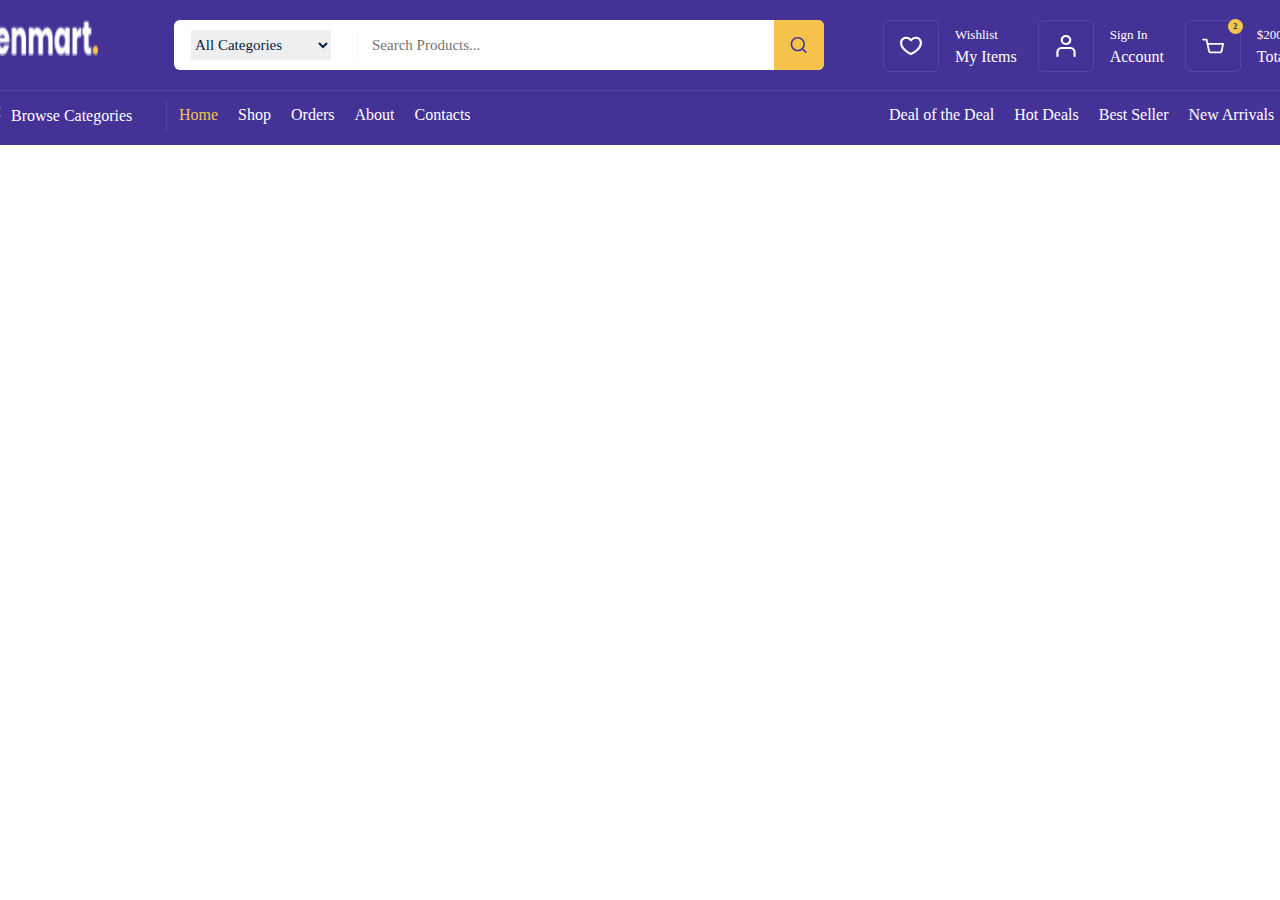
<file: index.html>
<!DOCTYPE html>
<html lang="en">
<head>
    <meta charset="UTF-8">
    <meta name="viewport" content="width=device-width, initial-scale=1.0">
    <title>Zenmart</title>
    <link rel="stylesheet" href="public/css/general.css">
    <link rel="stylesheet" href="public/css/home.css">
    <link rel="preconnect" href="https://fonts.googleapis.com" />
    <link rel="preconnect" href="https://fonts.gstatic.com" crossorigin />
    <link
      href="https://fonts.googleapis.com/css2?family=Jost:ital,wght@0,100;0,200;0,300;0,400;0,500;0,600;0,700;0,800;0,900;1,100;1,200;1,300;1,400;1,500;1,600;1,700;1,800;1,900&display=swap"
      rel="stylesheet"
    />
</head>
<body>
    <div class="navbar_frame">
        <div class="container">
            <div class="navbar_top">
                <a href="
                ">
                <img src="public/pictures/Zenmart..png" alt=""></a>
                <div class="nav_search_frame">
                    <div class="search_box">
                        <div class="category_list">
                            <select>
                                <option value="selected"> All Categories</option>
                                <option value=""> Computer</option>
                            </select>
                        </div>
                    
                    <input type="search" placeholder="Search Products...">
                    </div>
                    <div class="search_icon_box">
                        <img src="public/pictures/search.svg" alt="">
                    </div>
                </div>
                <div class="nav_top_menu">
                    <a href="">
                        <div class="top_menu_box">
                            <div class="box_icon_box">
                            <img src="public/pictures/heart.svg" alt="">
                            </div>
                        
                        <div class="box_info_box">
                            <span>Wishlist</span>
                            <strong>My Items</strong>
                        </div>
                        </div>
                    </a>
                     <a href="">
                        <div class="top_menu_box">
                            <div class="box_icon_box">
                            <img src="public/pictures/user.svg" alt="">
                            </div>
                        
                        <div class="box_info_box">
                            <span>Sign In</span>
                            <strong>Account</strong>
                        </div>
                        </div>
                    </a>
                     <a href="">
                        <div class="top_menu_box">
                            <div class="box_icon_box">
                                <div class="basket_count">2</div>
                            <img src="public/pictures/savatcha.svg" alt="">
                            </div>
                        
                        <div class="box_info_box">
                            <span>$200,99</span>
                            <strong>Total</strong>
                        </div>
                        </div>
                    </a>
                </div>
                </div>
            <div class="navbar_bott">
                <div class="navbar_bott_menu_box">
                    <div class="browse_box">
                        <img src="public/pictures/browse.svg" alt="">
                        <span> Browse Categories</span>
                    </div>
                    <div class="navbar_route_menu">
                        <div class="router_menu">
                            <a href="" class="active">Home</a>
                        </div>
                         <div class="router_menu">
                            <a href="">Shop</a>
                        </div>
                         <div class="router_menu">
                            <a href="">Orders</a>
                        </div>
                         <div class="router_menu">
                            <a href="">About</a>
                        </div>
                         <div class="router_menu">
                            <a href="">Contacts</a>
                        </div>
                    </div>
                    <div class="sorting_menu">
                        <span>Deal of the Deal</span>
                        <span>Hot Deals</span>
                        <span>Best Seller</span>
                        <span>New Arrivals</span>
                    </div>
                </div>
            </div>
        </div>
    </div>
</body>
</html>
</file>
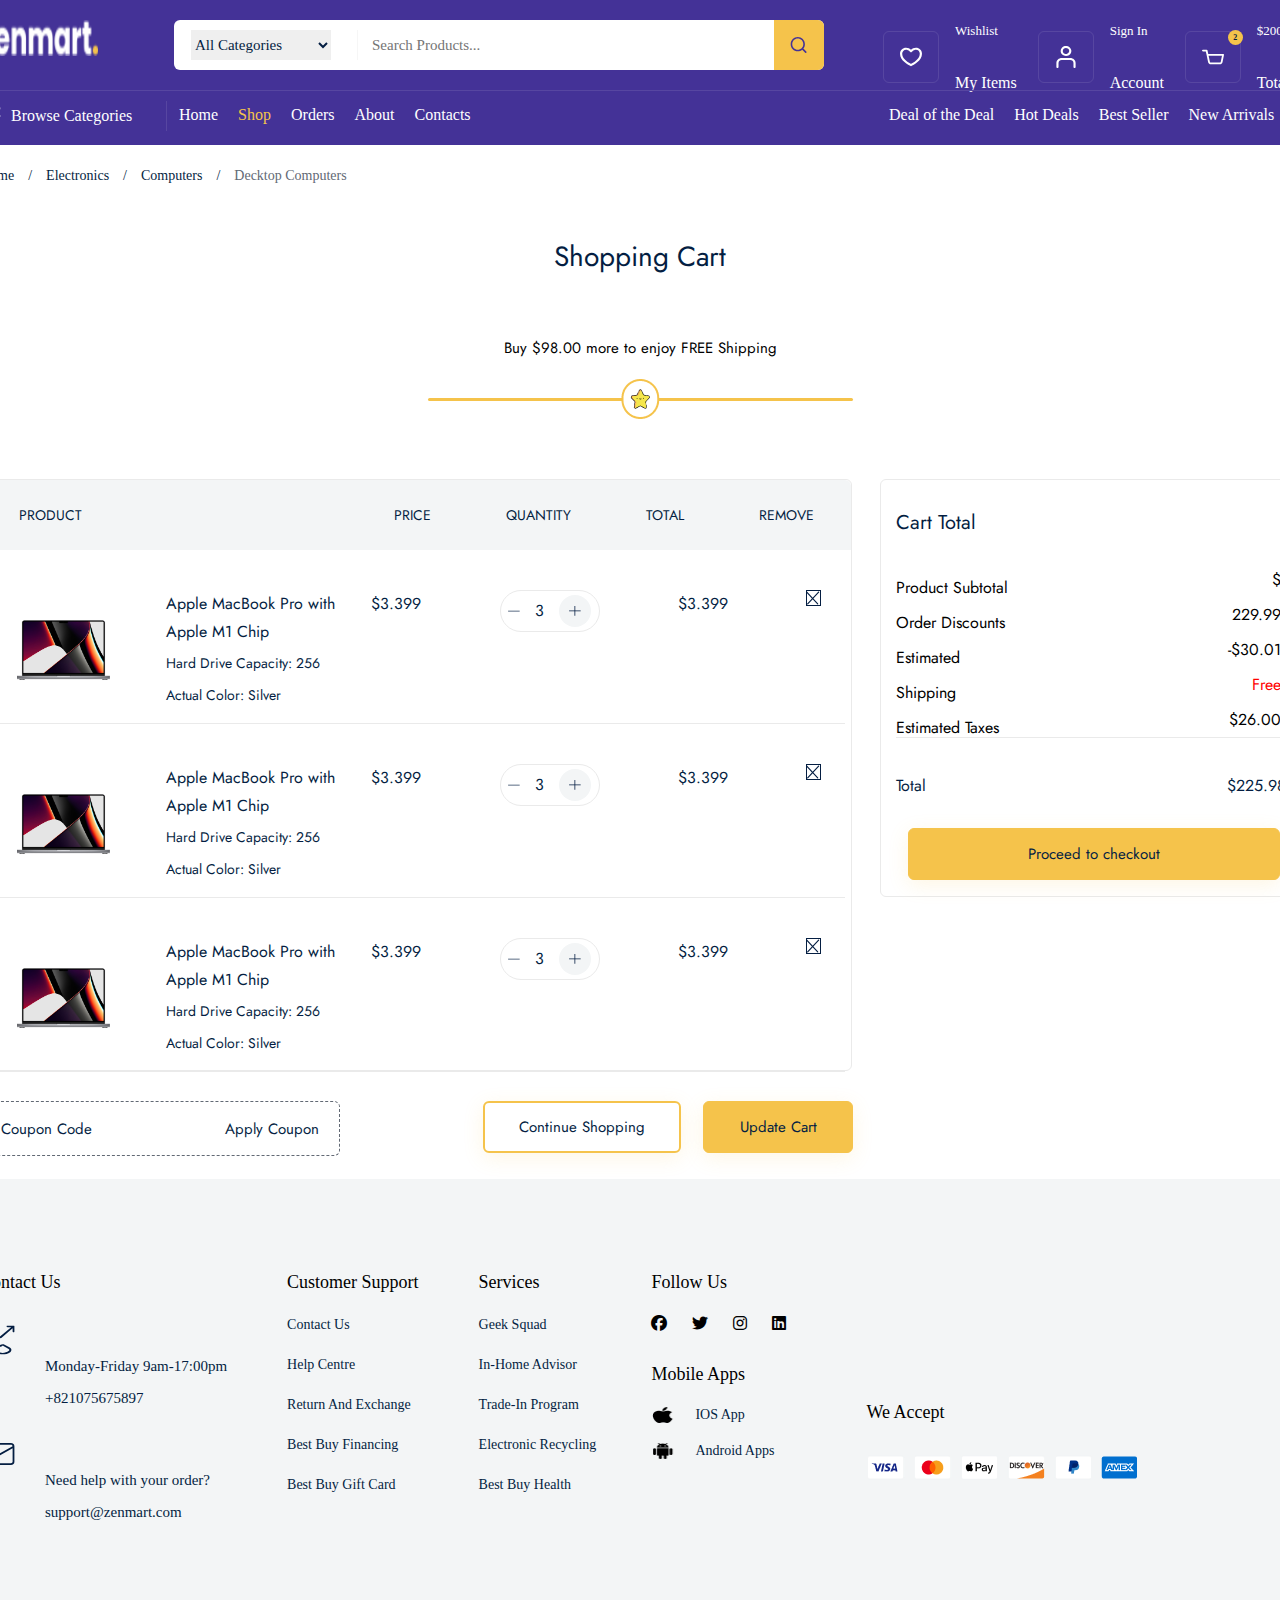
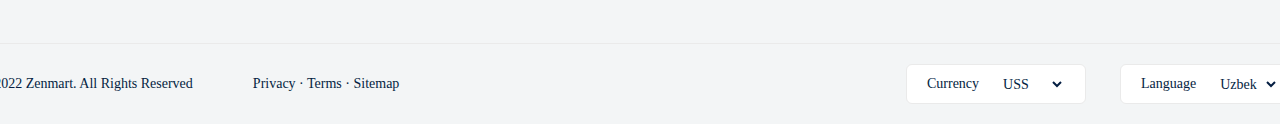
<file: order/cart.html>
<!DOCTYPE html>
<html lang="en">
<head>
    <meta charset="UTF-8">
    <meta name="viewport" content="width=device-width, initial-scale=1.0">
    <title>Zenmart</title>
    <link rel="stylesheet" href="https://cdnjs.cloudflare.com/ajax/libs/font-awesome/6.7.2/css/all.min.css">
    <link rel="stylesheet" href="../public/css/general.css">
    <link rel="stylesheet" href="../public/css/cart.css">
    <link rel="preconnect" href="https://fonts.googleapis.com" />
    <link rel="preconnect" href="https://fonts.gstatic.com" crossorigin />
    <link
      href="https://fonts.googleapis.com/css2?family=Jost:ital,wght@0,100;0,200;0,300;0,400;0,500;0,600;0,700;0,800;0,900;1,100;1,200;1,300;1,400;1,500;1,600;1,700;1,800;1,900&display=swap"
      rel="stylesheet"
    />
</head>
<body>
    <div class="navbar_frame">
        <div class="container">
            <div class="navbar_top">
                <a href="../index.html">
                
                <img src="../public/pictures/Zenmart..png" alt=""></a>
                <div class="nav_search_frame">
                    <div class="search_box">
                        <div class="category_list">
                            <select>
                                <option value="selected"> All Categories</option>
                                <option value=""> Computer</option>
                            </select>
                        </div>
                    
                    <input type="search" placeholder="Search Products...">
                    </div>
                    <div class="search_icon_box">
                        <img src=".././public/pictures/search.svg" alt="">
                    </div>
                </div>
                <div class="nav_top_menu">
                    <a href="../order/cart.html">
                        <div class="top_menu_box">
                            <div class="box_icon_box">
                            <img src="../public/pictures/heart.svg" alt="">
                            </div>
                        
                        <div class="box_info_box">
                            <span>Wishlist</span>
                            <strong>My Items</strong>
                        </div>
                        </div>
                    </a>
                     <a href="../others/login.html">
                        <div class="top_menu_box">
                            <div class="box_icon_box">
                            <img src="../public/pictures/user.svg" alt="">
                            </div>
                        
                        <div class="box_info_box">
                            <span>Sign In</span>
                            <strong>Account</strong>
                        </div>
                        </div>
                    </a>
                     <a href="./order/cart.html">
                        <div class="top_menu_box">
                            <div class="box_icon_box">
                                <div class="basket_count">2</div>
                            <img src="../public/pictures/savatcha.svg" alt="">
                            </div>
                        
                        <div class="box_info_box">
                            <span>$200,99</span>
                            <strong>Total</strong>
                        </div>
                        </div>
                    </a>
                </div>
                </div>
            <div class="navbar_bott">
                <div class="navbar_bott_menu_box">
                    <div class="browse_box">
                        <img src="../public/pictures/browse.svg" alt="">
                        <span> Browse Categories</span>
                    </div>
                    <div class="navbar_route_menu">
                        <div class="router_menu">
                            <a href="../index.html" >Home</a>
                        </div>
                         <div class="router_menu">
                            <a href="./all.html" class="active" >Shop</a>
                        </div>
                         <div class="router_menu">
                            <a href="../order/cart.html">Orders</a>
                        </div>
                         <div class="router_menu">
                            <a href="../others/about.html">About</a>
                        </div>
                         <div class="router_menu">
                            <a href="../others/contact.html">Contacts</a>
                        </div>
                    </div>
                    <div class="sorting_menu">
                        <span>Deal of the Deal</span>
                        <span>Hot Deals</span>
                        <span>Best Seller</span>
                        <span>New Arrivals</span>
                    </div>
                </div>
            </div>
        </div>
    </div>
    <div class="cart_page">
        <div class="page_router">
            
                <span>Home</span>
                <span class="drop">/</span>
                <span>Electronics</span>
                <span class="drop">/</span>
                <span>Computers</span>
                <span class="drop">/</span>
                <span class="active">Decktop Computers</span>
            
        </div>
        <div class="title_div">
            <div class="container">
                <strong>Shopping Cart</strong>
                <p>Buy $98.00 more to enjoy FREE Shipping</p>
                <div class="process_bar">
                    <div></div>
                    <img src="../public/pictures/images/icons/process_icon.png" alt="">
                </div>
            </div>
        </div>
        <div class="shop_cart_frame">
            <div class="container">
                <div class="product_left">
                    <div class="product_left_top">
                        <div class="product_title_desc">
                            <span style="width: 300px;">product</span>
                            <span>price</span>
                            <span>quantity</span>
                            <span>total</span>
                            <span>remove</span>
                        </div>
                        <div class="table_inner">
                           <div class="product_image_wrapper">
                            <div class="wrapper_img">
                                <img src="../public/pictures/images/products/macbook_16.png" alt="">
                            </div>
                            <div class="product_image_wrapper_title">
                                <div class="title_left">
                                    
                                    <p>Apple MacBook Pro with Apple M1 Chip</p>
                                    
                                    <strong>Hard Drive Capacity: <span> 256</span></strong>
                                    <strong>Actual Color: <span> Silver</span></strong>
                                    
                                </div>
                                <div class="title_right">
                                    <span>$3.399</span>
                                     <div>
                                        <img src="../public/pictures/images/icons/minus.svg" alt="">
                                        <span>3</span>
                                        <img class="active" style=" background: rgb(243, 245, 246); border-radius: 50%;" src="../public/pictures/images/icons/plus.svg" alt="">
                                     </div>
                                     <span>$3.399</span>
                                     <img class="remove_btn" src="../public/pictures/images/icons/remove_btn.svg" alt="">
                                </div>
                            </div>
                           </div>
                           <div class="product_image_wrapper">
                            <div class="wrapper_img">
                                <img src="../public/pictures/images/products/macbook_16.png" alt="">
                            </div>
                            <div class="product_image_wrapper_title">
                                <div class="title_left">
                                    
                                    <p>Apple MacBook Pro with Apple M1 Chip</p>
                                    
                                    <strong>Hard Drive Capacity: <span> 256</span></strong>
                                    <strong>Actual Color: <span> Silver</span></strong>
                                    
                                </div>
                                <div class="title_right">
                                    <span>$3.399</span>
                                     <div>
                                        <img src="../public/pictures/images/icons/minus.svg" alt="">
                                        <span>3</span>
                                        <img class="active" style=" background: rgb(243, 245, 246); border-radius: 50%;" src="../public/pictures/images/icons/plus.svg" alt="">
                                     </div>
                                     <span>$3.399</span>
                                     <img class="remove_btn" src="../public/pictures/images/icons/remove_btn.svg" alt="">
                                </div>
                            </div>
                           </div>
                           <div class="product_image_wrapper">
                            <div class="wrapper_img">
                                <img src="../public/pictures/images/products/macbook_16.png" alt="">
                            </div>
                            <div class="product_image_wrapper_title">
                                <div class="title_left">
                                    
                                    <p>Apple MacBook Pro with Apple M1 Chip</p>
                                    
                                    <strong>Hard Drive Capacity: <span> 256</span></strong>
                                    <strong>Actual Color: <span> Silver</span></strong>
                                    
                                </div>
                                <div class="title_right">
                                    <span>$3.399</span>
                                     <div>
                                        <img src="../public/pictures/images/icons/minus.svg" alt="">
                                        <span>3</span>
                                        <img class="active" style=" background: rgb(243, 245, 246); border-radius: 50%;" src="../public/pictures/images/icons/plus.svg" alt="">
                                     </div>
                                     <span>$3.399</span>
                                     <img class="remove_btn" src="../public/pictures/images/icons/remove_btn.svg" alt="">
                                </div>
                            </div>
                           </div>
                        </div>
                    </div>
                    <div class="product_left_bottom">
                        <div>
                            <span>coupon code</span>
                            <a href="">apply coupon</a>
                        </div>
                        <button class="btn1">continue shopping</button>
                        <button>update cart</button>
                    </div>
                </div>
                <div class="product_right">
                    <strong>Cart Total</strong>
                    <div class="product_right_title">
                        <div class="right_title_left">
                            <span>Product Subtotal</span>
                            <span> Order Discounts	</span>
                            <span>Estimated</span>
                            <span>Shipping</span>
                            <span> Estimated Taxes</span>	
                        </div>
                        <div class="right_title_right" style="text-align: end;">
                            <span>$</span>
                            <span>229.99</span>
                            <span> -$30.01</span>
                            <span  style="color: red;"> Free</span>
                            <span> $26.00</span>
                        </div>
                    </div>
                    <div class="total">
                        <strong>Total</strong>
                        <strong>$225.98</strong>
                    </div>
                    <button>Proceed to checkout</button>
                </div>
            </div>
        </div>
    </div>

     <div class="footer_frame">
         <div class="container">
            <div class="footer_top">
                <div class="footer_contact_box">
                    <span class="footer_spec_title">contact us</span>
                    <div class="contact_main">
                        <img src="../public/pictures/images/icons/phone-call.svg" alt="">
                        <div>
                            <strong>Monday-Friday  9am-17:00pm</strong>
                            <span> +821075675897</span>
                        </div>
                    </div>
                    <div class="contact_main">
                        <img src="../public/pictures/images/icons/email.svg" alt="">
                        <div>
                            <strong>Need help with your order?</strong>
                            <span> support@zenmart.com</span>
                        </div>
                    </div>
                </div>
                <div class="footer_support_box">
                    <span class="footer_spec_title" style="margin-bottom: 10px;">customer support</span>
                    <a href="">contact us</a>
                    <a href="">help centre</a>
                    <a href="">return and exchange</a>
                    <a href="">best buy financing</a>
                    <a href="">best buy gift card</a>
                </div>
                <div class="footer_support_box">
                    <span class="footer_spec_title" style="margin-bottom: 10px;" >services</span>
                    <a href="">geek squad</a>
                    <a href="">in-home advisor</a>
                    <a href="">trade-in program</a>
                    <a href="">electronic recycling</a>
                    <a href="">best buy health</a>     
                </div>
                <div class="footer_media_box">
                    <div class="footer_media_main">
                        <span class="footer_spec_title" style="margin-bottom: 20px;">follow us</span>
                        <div class="media_box">
                            <i class="fa-brands fa-facebook"></i>
                            <i class="fa-brands fa-twitter"></i>
                            <i class="fa-brands fa-instagram"></i>
                            <i class="fa-brands fa-linkedin"></i>
                        </div>
                    </div>
                    <div class="footer_media_main" style="margin-top: 30px;">
                        <span class="footer_spec_title"  style="margin-bottom: 20px;">mobile apps</span>
                        <div class="mobile_app_box">
                           <img src="../public/pictures/images/icons/apple_icon.png" alt="">
                           <span>IOS App</span>
                        </div>
                         <div class="mobile_app_box">
                           <img src="../public/pictures/images/icons/android_icon.png" alt="">
                           <span>Android Apps</span>
                        </div>
                    </div>
                </div>
                <div class="footer_media_box">
                    <div class="footer_media_main" style="margin-top: 130px;">
                        <span class="footer_spec_title">we accept</span>
                        <div class="card_box">
                            <img src="../public/pictures/images/icons/visa.png" alt="">
                            <img src="../public/pictures/images/icons/master_card.png" alt="">
                            <img src="../public/pictures/images/icons/apple_pay.png" alt="">
                            <img src="../public/pictures/images/icons/dicvover.png" alt="">
                            <img src="../public/pictures/images/icons/paypal.png" alt="">
                            <img src="../public/pictures/images/icons/amex.png" alt="">
                        </div>
                    </div>
                </div>
            </div>
            <div class="footer_bottom">
                <div class="footer_main">
                  <div class="footer_bottom_left">
                    <span>© 2022 Zenmart. All Rights Reserved</span>
                     <span>Privacy  ·  Terms  ·  Sitemap</span>
                  </div>
                  <div class="footer_bottom_right">
                     <div class="footer_select_box">
                        <span>Currency</span>
                        <select name="" id="">
                            <option value="USD">USD</option>
                            <option value="USS" selected> USS</option>
                        </select>
                     </div>
                     <div class="footer_select_box">
                        <span>Language</span>
                        <select name="" id="">
                            <option value="English">English</option>
                            <option value="Uzbek" selected> Uzbek</option>
                        </select>
                     </div>
                  </div>
                </div>
            </div>
         </div>
       </div>
</body>
</html>
</file>
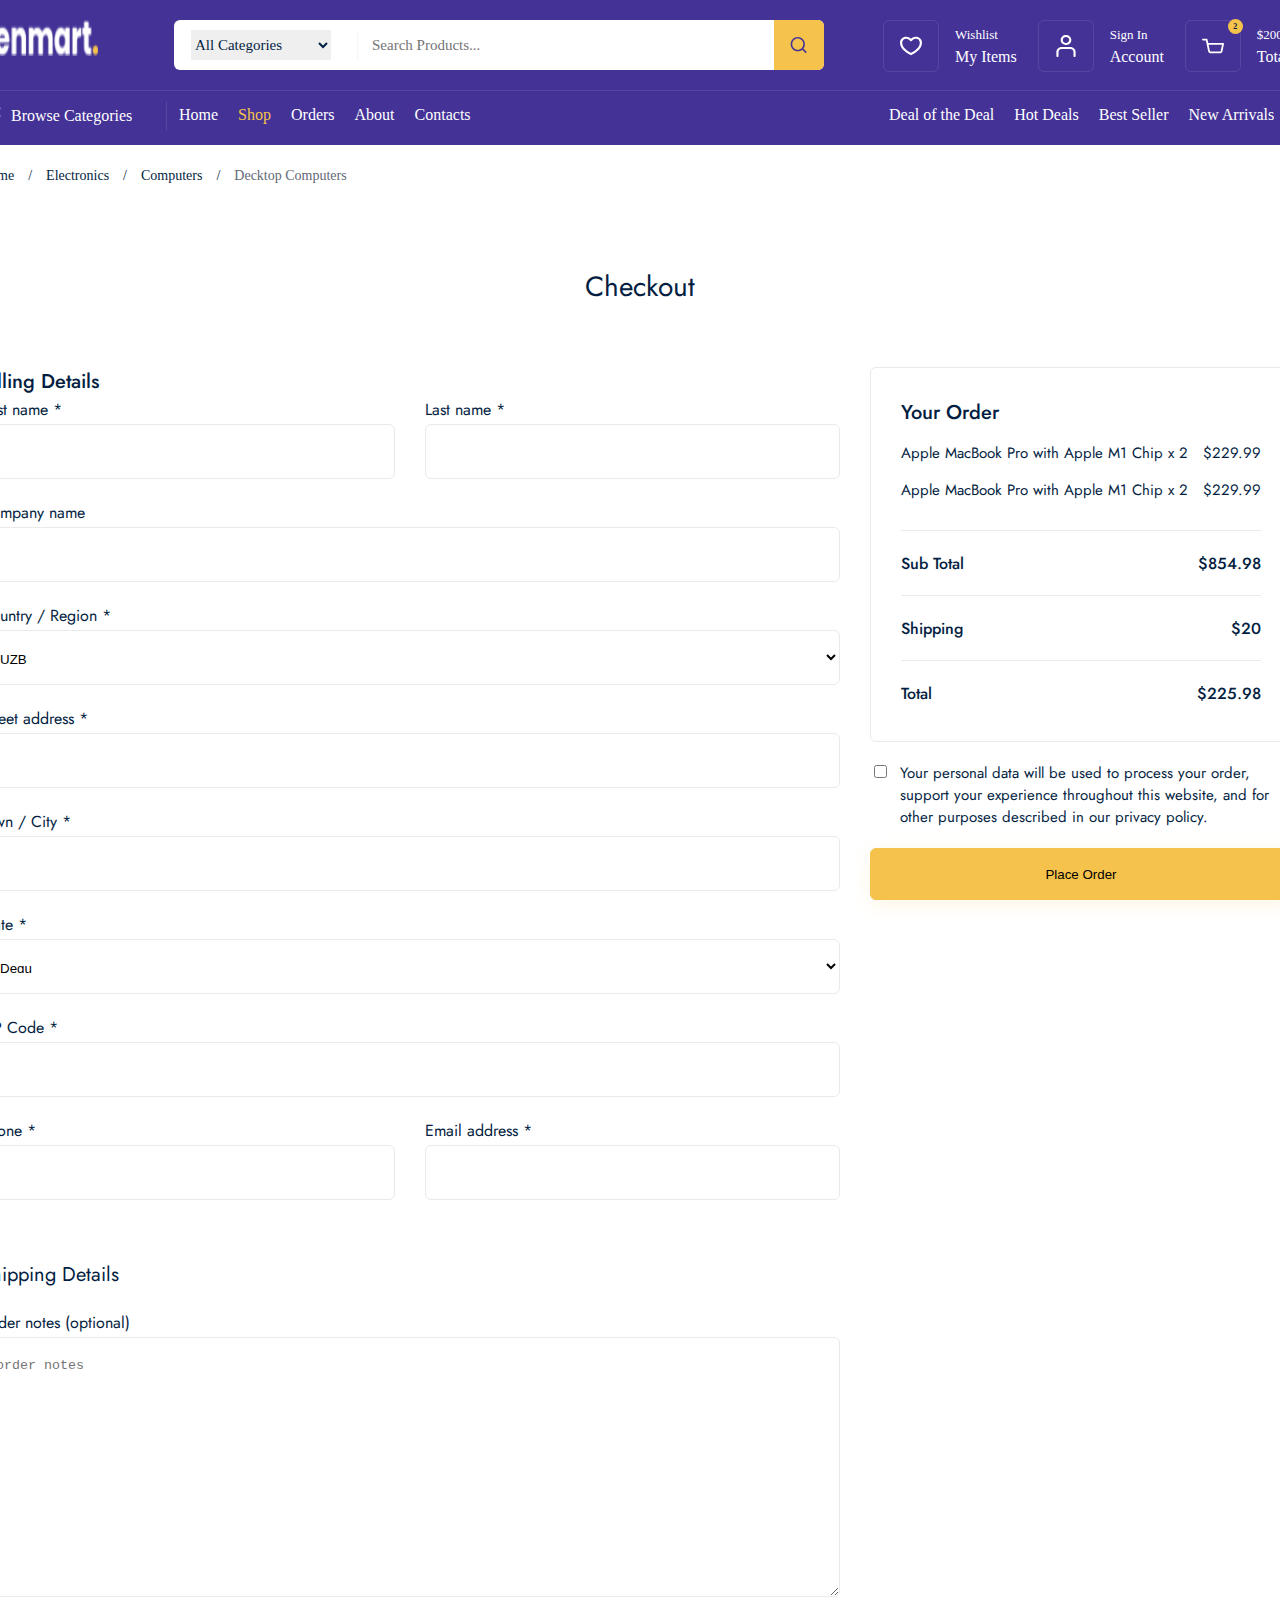
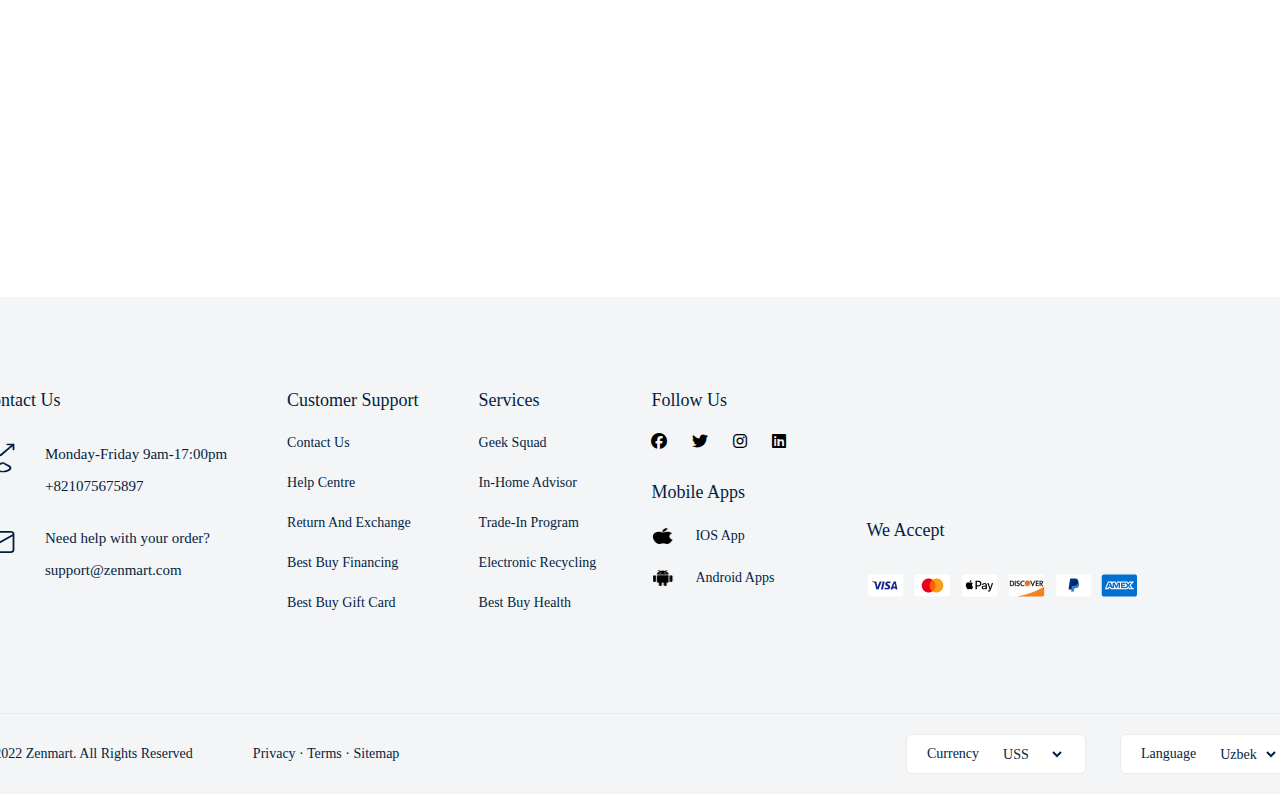
<file: order/checkout.html>
<!DOCTYPE html>
<html lang="en">
<head>
    <meta charset="UTF-8">
    <meta name="viewport" content="width=device-width, initial-scale=1.0">
    <title>Zenmart</title>
    <link rel="stylesheet" href="https://cdnjs.cloudflare.com/ajax/libs/font-awesome/6.7.2/css/all.min.css">
    <link rel="stylesheet" href="../public/css/general.css">
    <link rel="stylesheet" href="../public/css/checkout.css">
    <link rel="preconnect" href="https://fonts.googleapis.com" />
    <link rel="preconnect" href="https://fonts.gstatic.com" crossorigin />
    <link
      href="https://fonts.googleapis.com/css2?family=Jost:ital,wght@0,100;0,200;0,300;0,400;0,500;0,600;0,700;0,800;0,900;1,100;1,200;1,300;1,400;1,500;1,600;1,700;1,800;1,900&display=swap"
      rel="stylesheet"
    />
</head>
<body>
    <div class="navbar_frame">
        <div class="container">
            <div class="navbar_top">
                <a href="../index.html">
                
                <img src="../public/pictures/Zenmart..png" alt=""></a>
                <div class="nav_search_frame">
                    <div class="search_box">
                        <div class="category_list">
                            <select>
                                <option value="selected"> All Categories</option>
                                <option value=""> Computer</option>
                            </select>
                        </div>
                    
                    <input type="search" placeholder="Search Products...">
                    </div>
                    <div class="search_icon_box">
                        <img src=".././public/pictures/search.svg" alt="">
                    </div>
                </div>
                <div class="nav_top_menu">
                    <a href="../order/cart.html">
                        <div class="top_menu_box">
                            <div class="box_icon_box">
                            <img src="../public/pictures/heart.svg" alt="">
                            </div>
                        
                        <div class="box_info_box">
                            <span>Wishlist</span>
                            <strong>My Items</strong>
                        </div>
                        </div>
                    </a>
                     <a href="../others/login.html">
                        <div class="top_menu_box">
                            <div class="box_icon_box">
                            <img src="../public/pictures/user.svg" alt="">
                            </div>
                        
                        <div class="box_info_box">
                            <span>Sign In</span>
                            <strong>Account</strong>
                        </div>
                        </div>
                    </a>
                     <a href="./order/cart.html">
                        <div class="top_menu_box">
                            <div class="box_icon_box">
                                <div class="basket_count">2</div>
                            <img src="../public/pictures/savatcha.svg" alt="">
                            </div>
                        
                        <div class="box_info_box">
                            <span>$200,99</span>
                            <strong>Total</strong>
                        </div>
                        </div>
                    </a>
                </div>
                </div>
            <div class="navbar_bott">
                <div class="navbar_bott_menu_box">
                    <div class="browse_box">
                        <img src="../public/pictures/browse.svg" alt="">
                        <span> Browse Categories</span>
                    </div>
                    <div class="navbar_route_menu">
                        <div class="router_menu">
                            <a href="../index.html" >Home</a>
                        </div>
                         <div class="router_menu">
                            <a href="./all.html" class="active" >Shop</a>
                        </div>
                         <div class="router_menu">
                            <a href="../order/cart.html">Orders</a>
                        </div>
                         <div class="router_menu">
                            <a href="../others/about.html">About</a>
                        </div>
                         <div class="router_menu">
                            <a href="../others/contact.html">Contacts</a>
                        </div>
                    </div>
                    <div class="sorting_menu">
                        <span>Deal of the Deal</span>
                        <span>Hot Deals</span>
                        <span>Best Seller</span>
                        <span>New Arrivals</span>
                    </div>
                </div>
            </div>
        </div>
    </div>
    <div class="checkout_page">
        <div class="page_router">
            
                <span>Home</span>
                <span class="drop">/</span>
                <span>Electronics</span>
                <span class="drop">/</span>
                <span>Computers</span>
                <span class="drop">/</span>
                <span class="active">Decktop Computers</span>
            
        </div>
        <div class="checkout_frame">
            <div class="container">
                <div class="title_spec">
                    <span >Checkout</span>
                </div>
                <div class="checkout_box">
                    <div class="billing_detail">
                        <div class="billing_detail_top">
                            <strong>Billing Details</strong>
                            <div class="name_box">
                                <div>
                                    <span>First name *</span>
                                    <input type="text" >
                                </div>
                                <div>
                                    <span>Last name *</span>
                                    <input type="text">
                                </div>
                            </div>
                            <div class="general_input_box">
                                <span>Company name </span>
                                <input type="text">
                            </div>
                            <div class="general_select_box">
                                <span>Country / Region *</span>
                                <select name="" id="">
                                    <option value="">UZB</option>
                                    <option value="">KOREA</option>
                                </select>
                            </div>
                             <div class="general_input_box">
                                <span>Street address * </span>
                                <input type="text">
                            </div>
                             <div class="general_input_box">
                                <span>Town / City * </span>
                                <input type="text">
                            </div>
                            <div class="general_select_box">
                                <span>State *</span>
                                <select name="" id="">
                                    <option value="">Degu</option>
                                    <option value="">Seoul</option>
                                </select>
                            </div>
                             <div class="general_input_box">
                                <span>ZIP Code * </span>
                                <input type="text">
                            </div>
                            <div class="name_box">
                                <div>
                                    <span>Phone *</span>
                                    <input type="number">
                                </div>
                                <div>
                                    <span>Email address *</span>
                                    <input type="email">
                                </div>
                            </div>
                        </div>
                        <div class="billing_detail_bottom">
                            <strong>Shipping Details</strong>
                            <span>Order notes (optional)</span>
                            <textarea placeholder="order notes" name="" id=""></textarea>
                        </div>
                    </div>
                    <div class="order_box">
                       <div class="order_box_top">
                            <strong>Your Order</strong>
                            <div class="order_details">
                                <div>
                                   <p>Apple MacBook Pro with Apple M1 Chip x 2</p>
                                   <span>$229.99</span>
                                </div>
                                <div>
                                     <p>Apple MacBook Pro with Apple M1 Chip x 2</p>
                                    <span>$229.99</span>
                                </div>
                            </div>
                            <div class="border"></div>
                            <div class="order_price">
                                <span>Sub Total</span>
                                <span>$854.98</span>
                            </div>
                            <div class="border"></div>
                            <div class="order_price">
                                <span>Shipping</span>
                                 <span>$20</span>
                            </div>
                            <div class="border"></div>
                           <div class="order_price">
                                <span>Total</span>
                                <span>$225.98</span>
                           </div>
                       </div>
                       <div class="order_box_bottom">
                           <div class="policy_box">
                              <input type="checkbox">
                              <p>Your personal data will be used to process your order, support your experience throughout this website, and for other purposes described in our privacy policy.</p>
                           </div>
                           <button>Place Order</button>
                       </div>
                    </div>
                </div>
            </div>
        </div>
    </div>

     <div class="footer_frame">
         <div class="container">
            <div class="footer_top">
                <div class="footer_contact_box">
                    <span class="footer_spec_title">contact us</span>
                    <div class="contact_main">
                        <img src="../public/pictures/images/icons/phone-call.svg" alt="">
                        <div>
                            <strong>Monday-Friday  9am-17:00pm</strong>
                            <span> +821075675897</span>
                        </div>
                    </div>
                    <div class="contact_main">
                        <img src="../public/pictures/images/icons/email.svg" alt="">
                        <div>
                            <strong>Need help with your order?</strong>
                            <span> support@zenmart.com</span>
                        </div>
                    </div>
                </div>
                <div class="footer_support_box">
                    <span class="footer_spec_title" style="margin-bottom: 10px;">customer support</span>
                    <a href="">contact us</a>
                    <a href="">help centre</a>
                    <a href="">return and exchange</a>
                    <a href="">best buy financing</a>
                    <a href="">best buy gift card</a>
                </div>
                <div class="footer_support_box">
                    <span class="footer_spec_title" style="margin-bottom: 10px;" >services</span>
                    <a href="">geek squad</a>
                    <a href="">in-home advisor</a>
                    <a href="">trade-in program</a>
                    <a href="">electronic recycling</a>
                    <a href="">best buy health</a>     
                </div>
                <div class="footer_media_box">
                    <div class="footer_media_main">
                        <span class="footer_spec_title" style="margin-bottom: 20px;">follow us</span>
                        <div class="media_box">
                            <i class="fa-brands fa-facebook"></i>
                            <i class="fa-brands fa-twitter"></i>
                            <i class="fa-brands fa-instagram"></i>
                            <i class="fa-brands fa-linkedin"></i>
                        </div>
                    </div>
                    <div class="footer_media_main" style="margin-top: 30px;">
                        <span class="footer_spec_title"  style="margin-bottom: 20px;">mobile apps</span>
                        <div class="mobile_app_box">
                           <img src="../public/pictures/images/icons/apple_icon.png" alt="">
                           <span>IOS App</span>
                        </div>
                         <div class="mobile_app_box">
                           <img src="../public/pictures/images/icons/android_icon.png" alt="">
                           <span>Android Apps</span>
                        </div>
                    </div>
                </div>
                <div class="footer_media_box">
                    <div class="footer_media_main" style="margin-top: 130px;">
                        <span class="footer_spec_title">we accept</span>
                        <div class="card_box">
                            <img src="../public/pictures/images/icons/visa.png" alt="">
                            <img src="../public/pictures/images/icons/master_card.png" alt="">
                            <img src="../public/pictures/images/icons/apple_pay.png" alt="">
                            <img src="../public/pictures/images/icons/dicvover.png" alt="">
                            <img src="../public/pictures/images/icons/paypal.png" alt="">
                            <img src="../public/pictures/images/icons/amex.png" alt="">
                        </div>
                    </div>
                </div>
            </div>
            <div class="footer_bottom">
                <div class="footer_main">
                  <div class="footer_bottom_left">
                    <span>© 2022 Zenmart. All Rights Reserved</span>
                     <span>Privacy  ·  Terms  ·  Sitemap</span>
                  </div>
                  <div class="footer_bottom_right">
                     <div class="footer_select_box">
                        <span>Currency</span>
                        <select name="" id="">
                            <option value="USD">USD</option>
                            <option value="USS" selected> USS</option>
                        </select>
                     </div>
                     <div class="footer_select_box">
                        <span>Language</span>
                        <select name="" id="">
                            <option value="English">English</option>
                            <option value="Uzbek" selected> Uzbek</option>
                        </select>
                     </div>
                  </div>
                </div>
            </div>
         </div>
       </div>
</body>
</html>
</file>
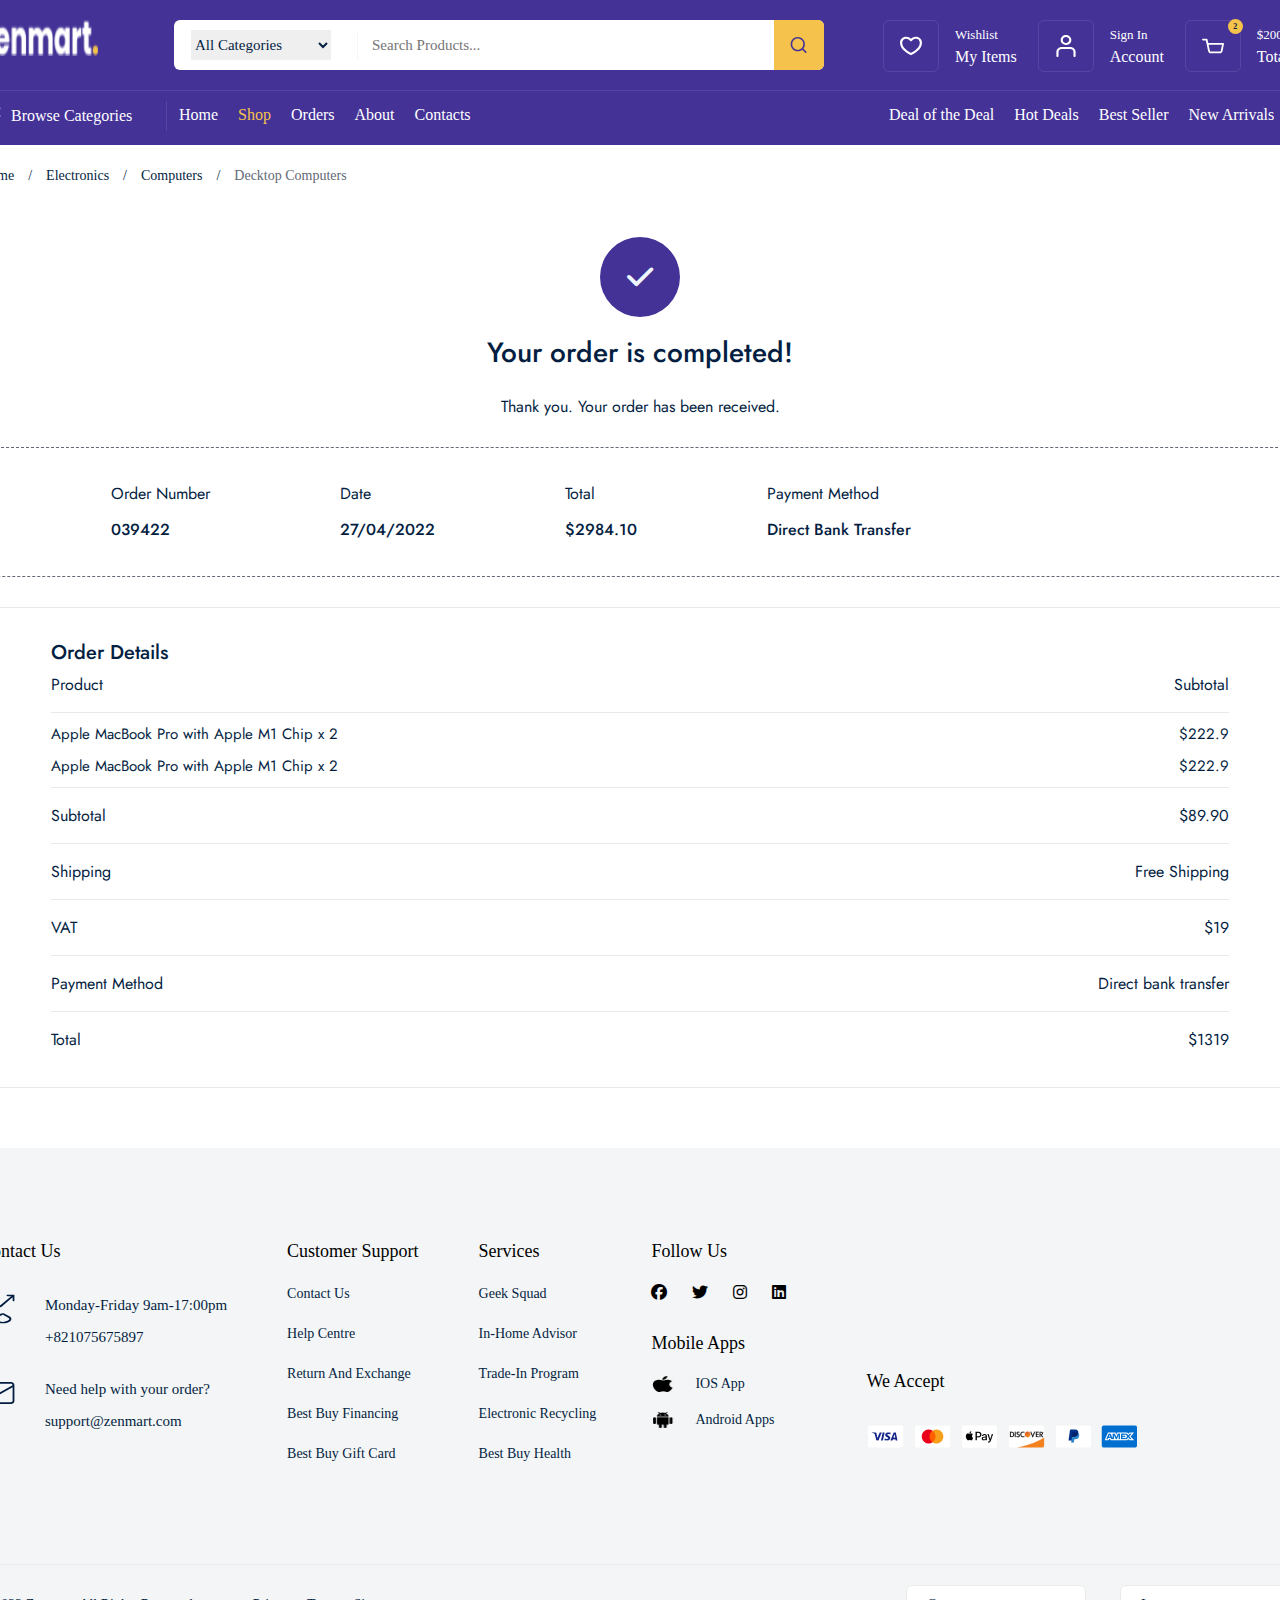
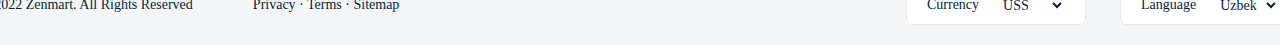
<file: order/received.html>
<!DOCTYPE html>
<html lang="en">
<head>
    <meta charset="UTF-8">
    <meta name="viewport" content="width=device-width, initial-scale=1.0">
    <title>Zenmart</title>
    <link rel="stylesheet" href="https://cdnjs.cloudflare.com/ajax/libs/font-awesome/6.7.2/css/all.min.css">
    <link rel="stylesheet" href="../public/css/general.css">
    <link rel="stylesheet" href="../public/css/received.css">
    <link rel="preconnect" href="https://fonts.googleapis.com" />
    <link rel="preconnect" href="https://fonts.gstatic.com" crossorigin />
    <link
      href="https://fonts.googleapis.com/css2?family=Jost:ital,wght@0,100;0,200;0,300;0,400;0,500;0,600;0,700;0,800;0,900;1,100;1,200;1,300;1,400;1,500;1,600;1,700;1,800;1,900&display=swap"
      rel="stylesheet"
    />
</head>
<body>
    <div class="navbar_frame">
        <div class="container">
            <div class="navbar_top">
                <a href="../index.html">
                
                <img src="../public/pictures/Zenmart..png" alt=""></a>
                <div class="nav_search_frame">
                    <div class="search_box">
                        <div class="category_list">
                            <select>
                                <option value="selected"> All Categories</option>
                                <option value=""> Computer</option>
                            </select>
                        </div>
                    
                    <input type="search" placeholder="Search Products...">
                    </div>
                    <div class="search_icon_box">
                        <img src=".././public/pictures/search.svg" alt="">
                    </div>
                </div>
                <div class="nav_top_menu">
                    <a href="../order/cart.html">
                        <div class="top_menu_box">
                            <div class="box_icon_box">
                            <img src="../public/pictures/heart.svg" alt="">
                            </div>
                        
                        <div class="box_info_box">
                            <span>Wishlist</span>
                            <strong>My Items</strong>
                        </div>
                        </div>
                    </a>
                     <a href="../others/login.html">
                        <div class="top_menu_box">
                            <div class="box_icon_box">
                            <img src="../public/pictures/user.svg" alt="">
                            </div>
                        
                        <div class="box_info_box">
                            <span>Sign In</span>
                            <strong>Account</strong>
                        </div>
                        </div>
                    </a>
                     <a href="./order/cart.html">
                        <div class="top_menu_box">
                            <div class="box_icon_box">
                                <div class="basket_count">2</div>
                            <img src="../public/pictures/savatcha.svg" alt="">
                            </div>
                        
                        <div class="box_info_box">
                            <span>$200,99</span>
                            <strong>Total</strong>
                        </div>
                        </div>
                    </a>
                </div>
                </div>
            <div class="navbar_bott">
                <div class="navbar_bott_menu_box">
                    <div class="browse_box">
                        <img src="../public/pictures/browse.svg" alt="">
                        <span> Browse Categories</span>
                    </div>
                    <div class="navbar_route_menu">
                        <div class="router_menu">
                            <a href="../index.html" >Home</a>
                        </div>
                         <div class="router_menu">
                            <a href="./all.html" class="active" >Shop</a>
                        </div>
                         <div class="router_menu">
                            <a href="../order/cart.html">Orders</a>
                        </div>
                         <div class="router_menu">
                            <a href="../others/about.html">About</a>
                        </div>
                         <div class="router_menu">
                            <a href="../others/contact.html">Contacts</a>
                        </div>
                    </div>
                    <div class="sorting_menu">
                        <span>Deal of the Deal</span>
                        <span>Hot Deals</span>
                        <span>Best Seller</span>
                        <span>New Arrivals</span>
                    </div>
                </div>
            </div>
        </div>
    </div>
    <div class="received_page">
        <div class="page_router">
            
                <span>Home</span>
                <span class="drop">/</span>
                <span>Electronics</span>
                <span class="drop">/</span>
                <span>Computers</span>
                <span class="drop">/</span>
                <span class="active">Decktop Computers</span>
            
        </div>
        <div class="received_frame">
            <div class="container">
                <div class="order_received">
                    <div class="done_icon">
                        <i class="fa-sharp-duotone fa-solid fa-check"></i>
                    </div>
                    <div class="order_desc">
                        <strong>Your order is completed!</strong>
                        <p>Thank you. Your order has been received.</p>
                    </div>
                </div>
                <div class="order_content">
                    <div class="content_box">
                        <span>Order Number</span>
                        <strong>039422</strong>
                    </div>
                    <div class="content_box">
                        <span>Date</span>
                        <strong>27/04/2022</strong>
                    </div>
                    <div class="content_box">
                        <span>Total</span>
                        <strong>$2984.10</strong>
                    </div>
                    <div class="content_box">
                        <span>Payment Method</span>
                        <strong>Direct Bank Transfer</strong>
                    </div>
                </div>
                <div class="order_box">
                    <strong>Order Details</strong>
                    <div class="box_content">
                        <strong>Product</strong>
                        <strong>Subtotal</strong>
                    </div>
                    <div class="border"></div>
                    <div class="box_content_name">
                        <div>
                            <span>Apple MacBook Pro with Apple M1 Chip x 2</span>
                            <span> $222.9</span>
                        </div>
                        <div style="margin-top: 10px;">
                            <span>Apple MacBook Pro with Apple M1 Chip x 2</span>
                            <span> $222.9</span>
                        </div>
                    </div>
                    <div class="border"></div>
                    <div class="box_content">
                        <strong>Subtotal</strong>
                        <strong>$89.90</strong>
                    </div>
                    <div class="border"></div>
                    <div class="box_content">
                        <strong>Shipping</strong>
                        <strong>Free Shipping</strong>
                    </div>
                    <div class="border"></div>
                    <div class="box_content">
                        <strong>VAT</strong>
                        <strong>$19</strong>
                    </div>
                    <div class="border"></div>
                    <div class="box_content">
                        <strong>Payment Method</strong>
                        <strong>Direct bank transfer</strong>
                    </div>
                    <div class="border"></div>
                    <div class="box_content">
                        <strong>Total</strong>
                        <strong>$1319</strong>
                    </div>
                </div>
            </div>
        </div>
    </div>

     <div class="footer_frame">
         <div class="container">
            <div class="footer_top">
                <div class="footer_contact_box">
                    <span class="footer_spec_title">contact us</span>
                    <div class="contact_main">
                        <img src="../public/pictures/images/icons/phone-call.svg" alt="">
                        <div>
                            <strong>Monday-Friday  9am-17:00pm</strong>
                            <span> +821075675897</span>
                        </div>
                    </div>
                    <div class="contact_main">
                        <img src="../public/pictures/images/icons/email.svg" alt="">
                        <div>
                            <strong>Need help with your order?</strong>
                            <span> support@zenmart.com</span>
                        </div>
                    </div>
                </div>
                <div class="footer_support_box">
                    <span class="footer_spec_title" style="margin-bottom: 10px;">customer support</span>
                    <a href="">contact us</a>
                    <a href="">help centre</a>
                    <a href="">return and exchange</a>
                    <a href="">best buy financing</a>
                    <a href="">best buy gift card</a>
                </div>
                <div class="footer_support_box">
                    <span class="footer_spec_title" style="margin-bottom: 10px;" >services</span>
                    <a href="">geek squad</a>
                    <a href="">in-home advisor</a>
                    <a href="">trade-in program</a>
                    <a href="">electronic recycling</a>
                    <a href="">best buy health</a>     
                </div>
                <div class="footer_media_box">
                    <div class="footer_media_main">
                        <span class="footer_spec_title" style="margin-bottom: 20px;">follow us</span>
                        <div class="media_box">
                            <i class="fa-brands fa-facebook"></i>
                            <i class="fa-brands fa-twitter"></i>
                            <i class="fa-brands fa-instagram"></i>
                            <i class="fa-brands fa-linkedin"></i>
                        </div>
                    </div>
                    <div class="footer_media_main" style="margin-top: 30px;">
                        <span class="footer_spec_title"  style="margin-bottom: 20px;">mobile apps</span>
                        <div class="mobile_app_box">
                           <img src="../public/pictures/images/icons/apple_icon.png" alt="">
                           <span>IOS App</span>
                        </div>
                         <div class="mobile_app_box">
                           <img src="../public/pictures/images/icons/android_icon.png" alt="">
                           <span>Android Apps</span>
                        </div>
                    </div>
                </div>
                <div class="footer_media_box">
                    <div class="footer_media_main" style="margin-top: 130px;">
                        <span class="footer_spec_title">we accept</span>
                        <div class="card_box">
                            <img src="../public/pictures/images/icons/visa.png" alt="">
                            <img src="../public/pictures/images/icons/master_card.png" alt="">
                            <img src="../public/pictures/images/icons/apple_pay.png" alt="">
                            <img src="../public/pictures/images/icons/dicvover.png" alt="">
                            <img src="../public/pictures/images/icons/paypal.png" alt="">
                            <img src="../public/pictures/images/icons/amex.png" alt="">
                        </div>
                    </div>
                </div>
            </div>
            <div class="footer_bottom">
                <div class="footer_main">
                  <div class="footer_bottom_left">
                    <span>© 2022 Zenmart. All Rights Reserved</span>
                     <span>Privacy  ·  Terms  ·  Sitemap</span>
                  </div>
                  <div class="footer_bottom_right">
                     <div class="footer_select_box">
                        <span>Currency</span>
                        <select name="" id="">
                            <option value="USD">USD</option>
                            <option value="USS" selected> USS</option>
                        </select>
                     </div>
                     <div class="footer_select_box">
                        <span>Language</span>
                        <select name="" id="">
                            <option value="English">English</option>
                            <option value="Uzbek" selected> Uzbek</option>
                        </select>
                     </div>
                  </div>
                </div>
            </div>
         </div>
       </div>
</body>
</html>
</file>
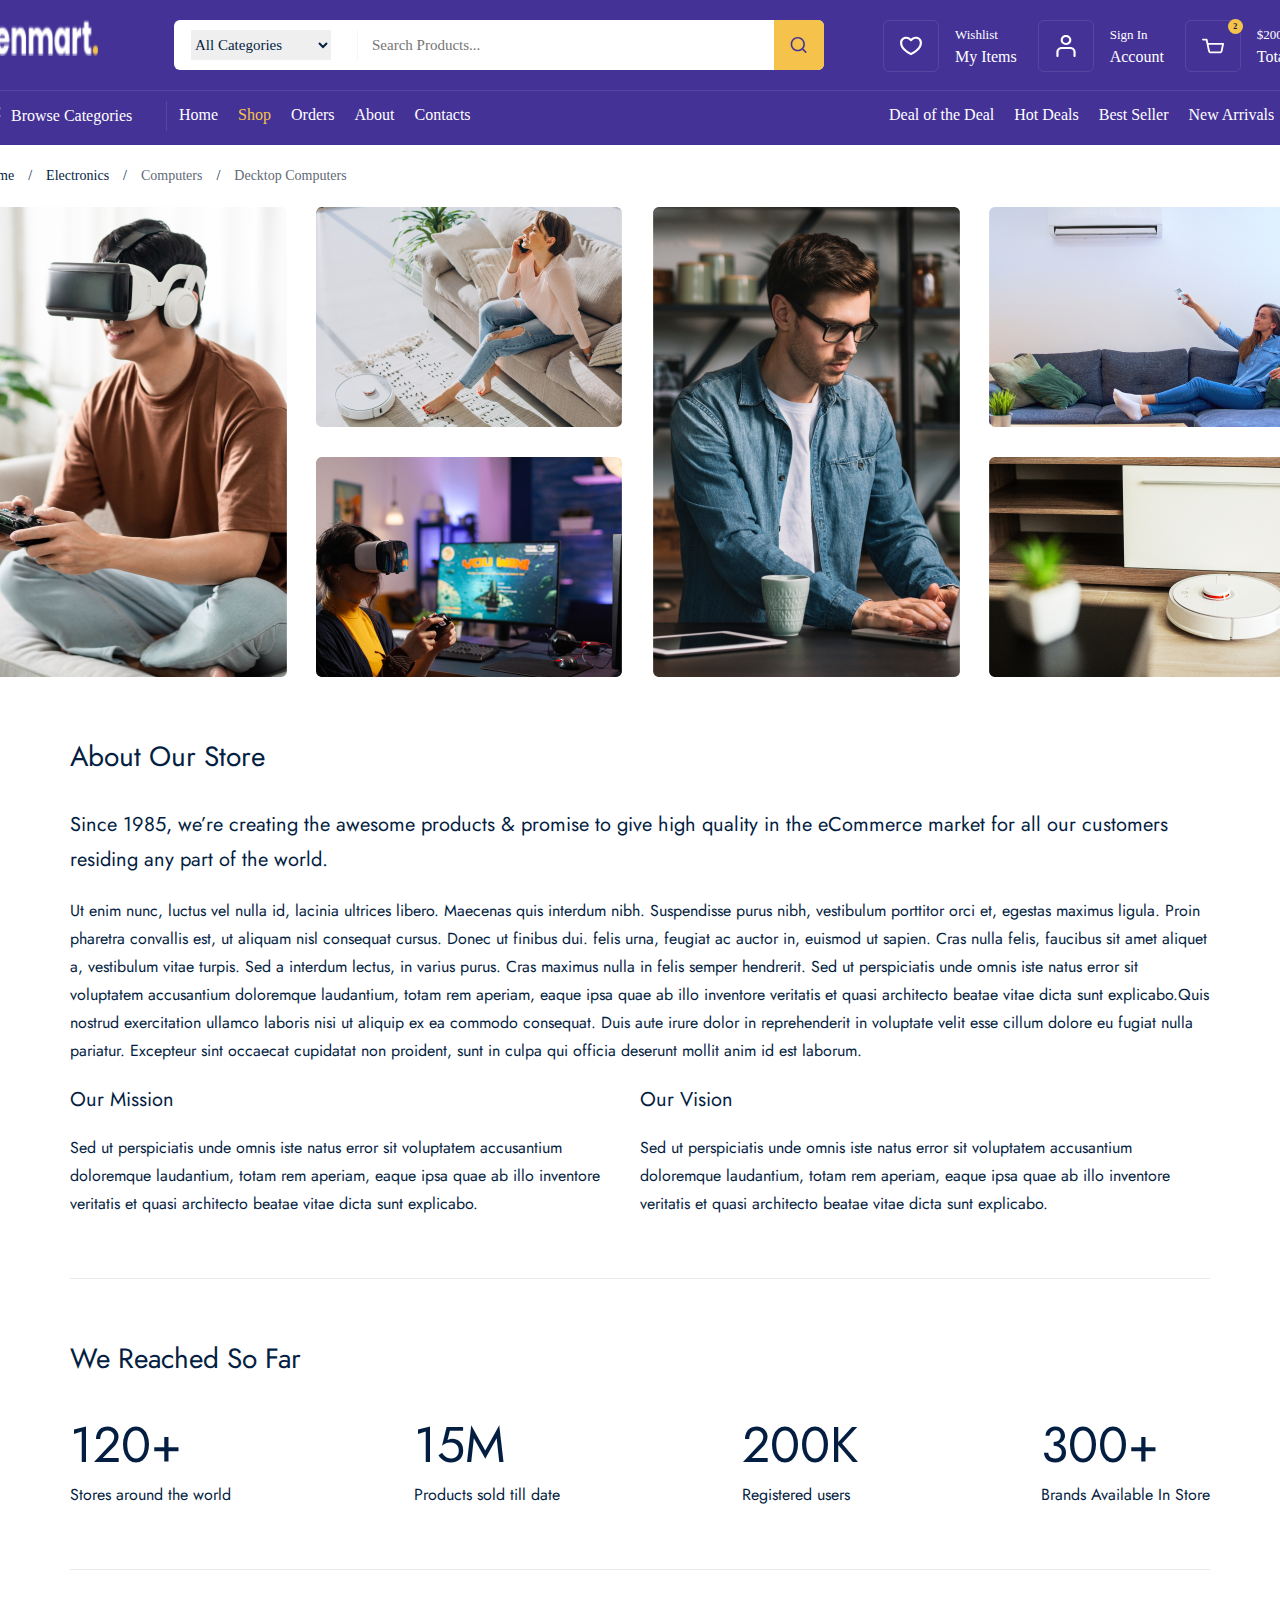
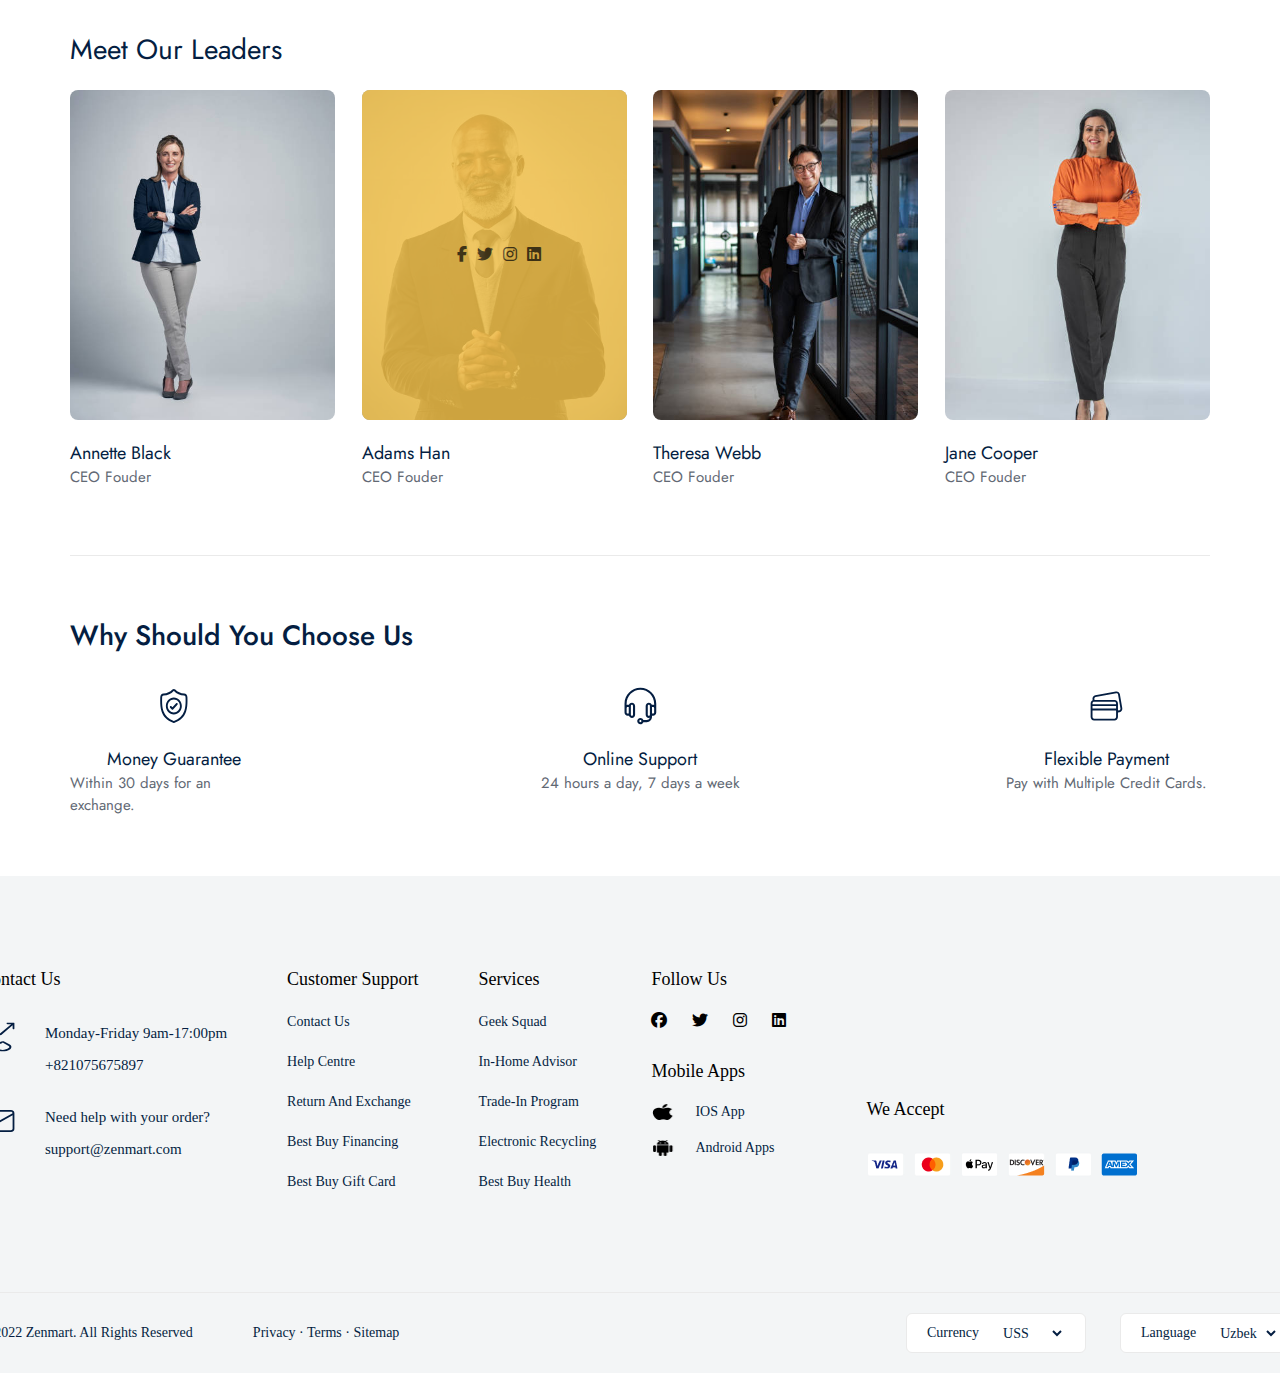
<file: others/about.html>
<!DOCTYPE html>
<html lang="en">
<head>
    <meta charset="UTF-8">
    <meta name="viewport" content="width=device-width, initial-scale=1.0">
    <title>Zenmart</title>
    <link rel="stylesheet" href="https://cdnjs.cloudflare.com/ajax/libs/font-awesome/6.7.2/css/all.min.css">
    <link rel="stylesheet" href="../public/css/general.css">
    <link rel="stylesheet" href="../public/css/about.css">
    <link rel="preconnect" href="https://fonts.googleapis.com" />
    <link rel="preconnect" href="https://fonts.gstatic.com" crossorigin />
    <link
      href="https://fonts.googleapis.com/css2?family=Jost:ital,wght@0,100;0,200;0,300;0,400;0,500;0,600;0,700;0,800;0,900;1,100;1,200;1,300;1,400;1,500;1,600;1,700;1,800;1,900&display=swap"
      rel="stylesheet"
    />
</head>
<body>
    <div class="navbar_frame">
        <div class="container">
            <div class="navbar_top">
                <a href="../index.html">
                
                <img src="../public/pictures/Zenmart..png" alt=""></a>
                <div class="nav_search_frame">
                    <div class="search_box">
                        <div class="category_list">
                            <select>
                                <option value="selected"> All Categories</option>
                                <option value=""> Computer</option>
                            </select>
                        </div>
                    
                    <input type="search" placeholder="Search Products...">
                    </div>
                    <div class="search_icon_box">
                        <img src=".././public/pictures/search.svg" alt="">
                    </div>
                </div>
                <div class="nav_top_menu">
                    <a href="../order/cart.html">
                        <div class="top_menu_box">
                            <div class="box_icon_box">
                            <img src="../public/pictures/heart.svg" alt="">
                            </div>
                        
                        <div class="box_info_box">
                            <span>Wishlist</span>
                            <strong>My Items</strong>
                        </div>
                        </div>
                    </a>
                     <a href="../others/login.html">
                        <div class="top_menu_box">
                            <div class="box_icon_box">
                            <img src="../public/pictures/user.svg" alt="">
                            </div>
                        
                        <div class="box_info_box">
                            <span>Sign In</span>
                            <strong>Account</strong>
                        </div>
                        </div>
                    </a>
                     <a href="./order/cart.html">
                        <div class="top_menu_box">
                            <div class="box_icon_box">
                                <div class="basket_count">2</div>
                            <img src="../public/pictures/savatcha.svg" alt="">
                            </div>
                        
                        <div class="box_info_box">
                            <span>$200,99</span>
                            <strong>Total</strong>
                        </div>
                        </div>
                    </a>
                </div>
                </div>
            <div class="navbar_bott">
                <div class="navbar_bott_menu_box">
                    <div class="browse_box">
                        <img src="../public/pictures/browse.svg" alt="">
                        <span> Browse Categories</span>
                    </div>
                    <div class="navbar_route_menu">
                        <div class="router_menu">
                            <a href="../index.html" >Home</a>
                        </div>
                         <div class="router_menu">
                            <a href="./all.html" class="active" >Shop</a>
                        </div>
                         <div class="router_menu">
                            <a href="../order/cart.html">Orders</a>
                        </div>
                         <div class="router_menu">
                            <a href="../others/about.html">About</a>
                        </div>
                         <div class="router_menu">
                            <a href="../others/contact.html">Contacts</a>
                        </div>
                    </div>
                    <div class="sorting_menu">
                        <span>Deal of the Deal</span>
                        <span>Hot Deals</span>
                        <span>Best Seller</span>
                        <span>New Arrivals</span>
                    </div>
                </div>
            </div>
        </div>
    </div>
    <div class="about_page">
         <div class="page_router">
            
                <span>Home</span>
                <span class="drop">/</span>
                <span>Electronics</span>
                <span class="drop">/</span>
                <span class="active">Computers</span>
                <span class="drop">/</span>
                <span class="active">Decktop Computers</span>
            
        </div>
        <div class="about_frame">
            <div class="container">
                <div class="image_box">
                    <div class="image_box_left">
                        <div class="image1">
                            <img src="../public/pictures/images/other/header1.png" alt="">
                        </div>
                        <div class="image2">
                            <img src="../public/pictures/images/other/header2.png" alt="">
                            <img src="../public/pictures/images/other/header3.png" alt="">
                        </div>
                    </div>
                    <div class="image_box_left">
                        <div class="image1">
                            <img src="../public/pictures/images/other/header4.png" alt="">
                        </div>
                        <div class="image2">
                            <img src="../public/pictures/images/other/header5.png" alt="">
                            <img src="../public/pictures/images/other/header6.png" alt="">
                        </div>
                    </div>
                </div>
                <div class="content_box">
                    <div class="about_store">
                        <strong>About Our Store</strong>
                        <span>Since 1985, we’re creating the awesome products & promise to give high quality in the eCommerce market for all our customers residing any part of the world.</span>
                        <p>Ut enim nunc, luctus vel nulla id, lacinia ultrices libero. Maecenas quis interdum nibh. Suspendisse purus nibh, vestibulum porttitor orci et, egestas maximus ligula. Proin pharetra convallis est, ut aliquam nisl consequat cursus. Donec ut finibus dui. felis urna, feugiat ac auctor in, euismod ut sapien. Cras nulla felis, faucibus sit amet aliquet a, vestibulum vitae turpis. Sed a interdum lectus, in varius purus. Cras maximus nulla in felis semper hendrerit. Sed ut perspiciatis unde omnis iste natus error sit voluptatem accusantium doloremque laudantium, totam rem aperiam, eaque ipsa quae ab illo inventore veritatis et quasi architecto beatae vitae dicta sunt explicabo.Quis nostrud exercitation ullamco laboris nisi ut aliquip ex ea commodo consequat. Duis aute irure dolor in reprehenderit in voluptate velit esse cillum dolore eu fugiat nulla pariatur. Excepteur sint occaecat cupidatat non proident, sunt in culpa qui officia deserunt mollit anim id est laborum.</p>
                        <div class="store_mission">
                            <div class="mission">
                                <span>Our Mission</span>
                                <p>Sed ut perspiciatis unde omnis iste natus error sit voluptatem accusantium doloremque laudantium, totam rem aperiam, eaque ipsa quae ab illo inventore veritatis et quasi architecto beatae vitae dicta sunt explicabo.</p>
                            </div>
                            <div class="mission">
                                <span>Our Vision</span>
                                <p>Sed ut perspiciatis unde omnis iste natus error sit voluptatem accusantium doloremque laudantium, totam rem aperiam, eaque ipsa quae ab illo inventore veritatis et quasi architecto beatae vitae dicta sunt explicabo.</p>
                            </div>
                        </div>
                    </div>
                    <div class="border"></div>
                    <div class="store_review">
                        <strong>We Reached So Far</strong>
                        <div class="review_box">
                            <div>
                                <span>120+</span>
                                <p>Stores around the world</p>
                            </div>
                            <div>
                                <span>15M</span>
                                <p>Products sold till date</p>
                            </div>
                            <div>
                                <span>200K</span>
                                <p>Registered users</p>
                            </div>
                            <div>
                                <span>300+</span>
                                <p>Brands Available In Store</p>
                            </div>
                        </div>
                    </div>
                    <div class="border"></div>
                    <div class="leader_box">
                        <strong>Meet Our Leaders</strong>
                        <div class="leader_image">
                            <div>
                                <img src="../public/pictures/leader1.1.jfif" alt="">
                                <span>Annette Black</span>
                                <p>CEO Fouder</p>
                            </div>
                             <div class="notsame">
                                <div class="index">
                                    <div></div>
                                    <div class="icon_box" style="display: flex;flex-direction: row;">
                                        <a href=""><i class="fa-brands fa-facebook-f"></i></a>
                                        <a href=""><i class="fa-brands fa-twitter"></i></a>
                                        <a href=""><i class="fa-brands fa-instagram"></i></a>
                                        <a href=""><i class="fa-brands fa-linkedin"></i></a>
                                    </div>
                                </div>
                                
                                <span>Adams Han</span>
                                <p>CEO Fouder</p>
                            </div>
                             <div>
                                <img src="../public/pictures/leader33.jpg" alt="">
                                <span>Theresa Webb</span>
                                <p>CEO Fouder</p>
                            </div>
                             <div>
                                <img src="../public/pictures/leader4.4jfif.jpg" alt="">
                                <span>Jane Cooper</span>
                                <p>CEO Fouder</p>
                            </div>
                        </div>
                    </div>
                    <div class="border"></div>
                    <div class="choose_box">
                        <strong>Why Should You Choose Us</strong>
                        <div class="facilities">
                            <div>
                                <img src="../public/pictures/images/icons/garantue.svg" alt="">
                                <span>Money Guarantee</span>
                                <p>Within 30 days for an exchange.</p>
                            </div>
                            <div>
                                <img src="../public/pictures/images/icons/support.svg" alt="">
                                <span>Online Support</span>
                                <p>24 hours a day, 7 days a week</p>
                            </div>
                            <div>
                                <img src="../public/pictures/images/icons/payment.svg" alt="">
                                <span>Flexible Payment</span>
                                <p>Pay with Multiple Credit Cards.</p>
                            </div>
                        </div>
                    </div>
                </div>
            </div>
        </div>
    </div>
     <div class="footer_frame">
         <div class="container">
            <div class="footer_top">
                <div class="footer_contact_box">
                    <span class="footer_spec_title">contact us</span>
                    <div class="contact_main">
                        <img src="../public/pictures/images/icons/phone-call.svg" alt="">
                        <div>
                            <strong>Monday-Friday  9am-17:00pm</strong>
                            <span> +821075675897</span>
                        </div>
                    </div>
                    <div class="contact_main">
                        <img src="../public/pictures/images/icons/email.svg" alt="">
                        <div>
                            <strong>Need help with your order?</strong>
                            <span> support@zenmart.com</span>
                        </div>
                    </div>
                </div>
                <div class="footer_support_box">
                    <span class="footer_spec_title" style="margin-bottom: 10px;">customer support</span>
                    <a href="">contact us</a>
                    <a href="">help centre</a>
                    <a href="">return and exchange</a>
                    <a href="">best buy financing</a>
                    <a href="">best buy gift card</a>
                </div>
                <div class="footer_support_box">
                    <span class="footer_spec_title" style="margin-bottom: 10px;" >services</span>
                    <a href="">geek squad</a>
                    <a href="">in-home advisor</a>
                    <a href="">trade-in program</a>
                    <a href="">electronic recycling</a>
                    <a href="">best buy health</a>     
                </div>
                <div class="footer_media_box">
                    <div class="footer_media_main">
                        <span class="footer_spec_title" style="margin-bottom: 20px;">follow us</span>
                        <div class="media_box">
                            <i class="fa-brands fa-facebook"></i>
                            <i class="fa-brands fa-twitter"></i>
                            <i class="fa-brands fa-instagram"></i>
                            <i class="fa-brands fa-linkedin"></i>
                        </div>
                    </div>
                    <div class="footer_media_main" style="margin-top: 30px;">
                        <span class="footer_spec_title"  style="margin-bottom: 20px;">mobile apps</span>
                        <div class="mobile_app_box">
                           <img src="../public/pictures/images/icons/apple_icon.png" alt="">
                           <span>IOS App</span>
                        </div>
                         <div class="mobile_app_box">
                           <img src="../public/pictures/images/icons/android_icon.png" alt="">
                           <span>Android Apps</span>
                        </div>
                    </div>
                </div>
                <div class="footer_media_box">
                    <div class="footer_media_main" style="margin-top: 130px;">
                        <span class="footer_spec_title">we accept</span>
                        <div class="card_box">
                            <img src="../public/pictures/images/icons/visa.png" alt="">
                            <img src="../public/pictures/images/icons/master_card.png" alt="">
                            <img src="../public/pictures/images/icons/apple_pay.png" alt="">
                            <img src="../public/pictures/images/icons/dicvover.png" alt="">
                            <img src="../public/pictures/images/icons/paypal.png" alt="">
                            <img src="../public/pictures/images/icons/amex.png" alt="">
                        </div>
                    </div>
                </div>
            </div>
            <div class="footer_bottom">
                <div class="footer_main">
                  <div class="footer_bottom_left">
                    <span>© 2022 Zenmart. All Rights Reserved</span>
                     <span>Privacy  ·  Terms  ·  Sitemap</span>
                  </div>
                  <div class="footer_bottom_right">
                     <div class="footer_select_box">
                        <span>Currency</span>
                        <select name="" id="">
                            <option value="USD">USD</option>
                            <option value="USS" selected> USS</option>
                        </select>
                     </div>
                     <div class="footer_select_box">
                        <span>Language</span>
                        <select name="" id="">
                            <option value="English">English</option>
                            <option value="Uzbek" selected> Uzbek</option>
                        </select>
                     </div>
                  </div>
                </div>
            </div>
         </div>
    </div>
</body>
</html>
</file>
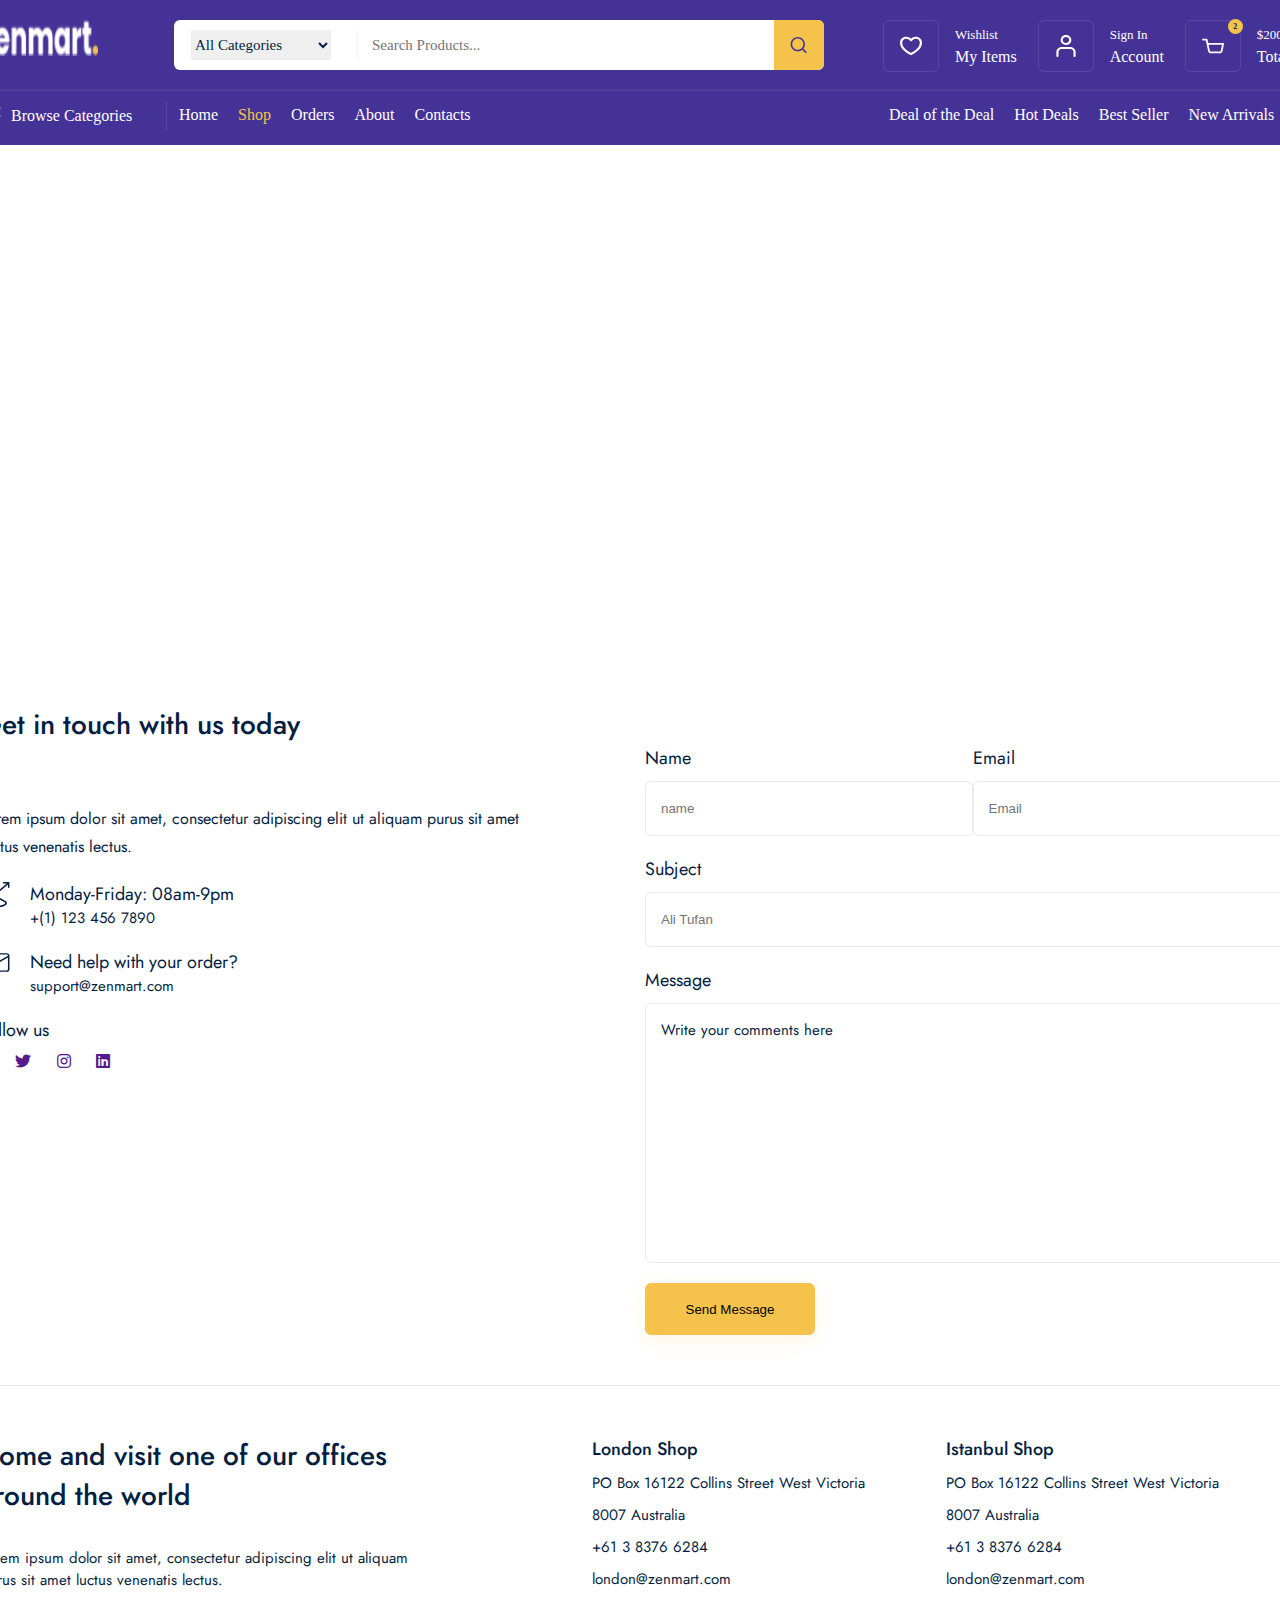
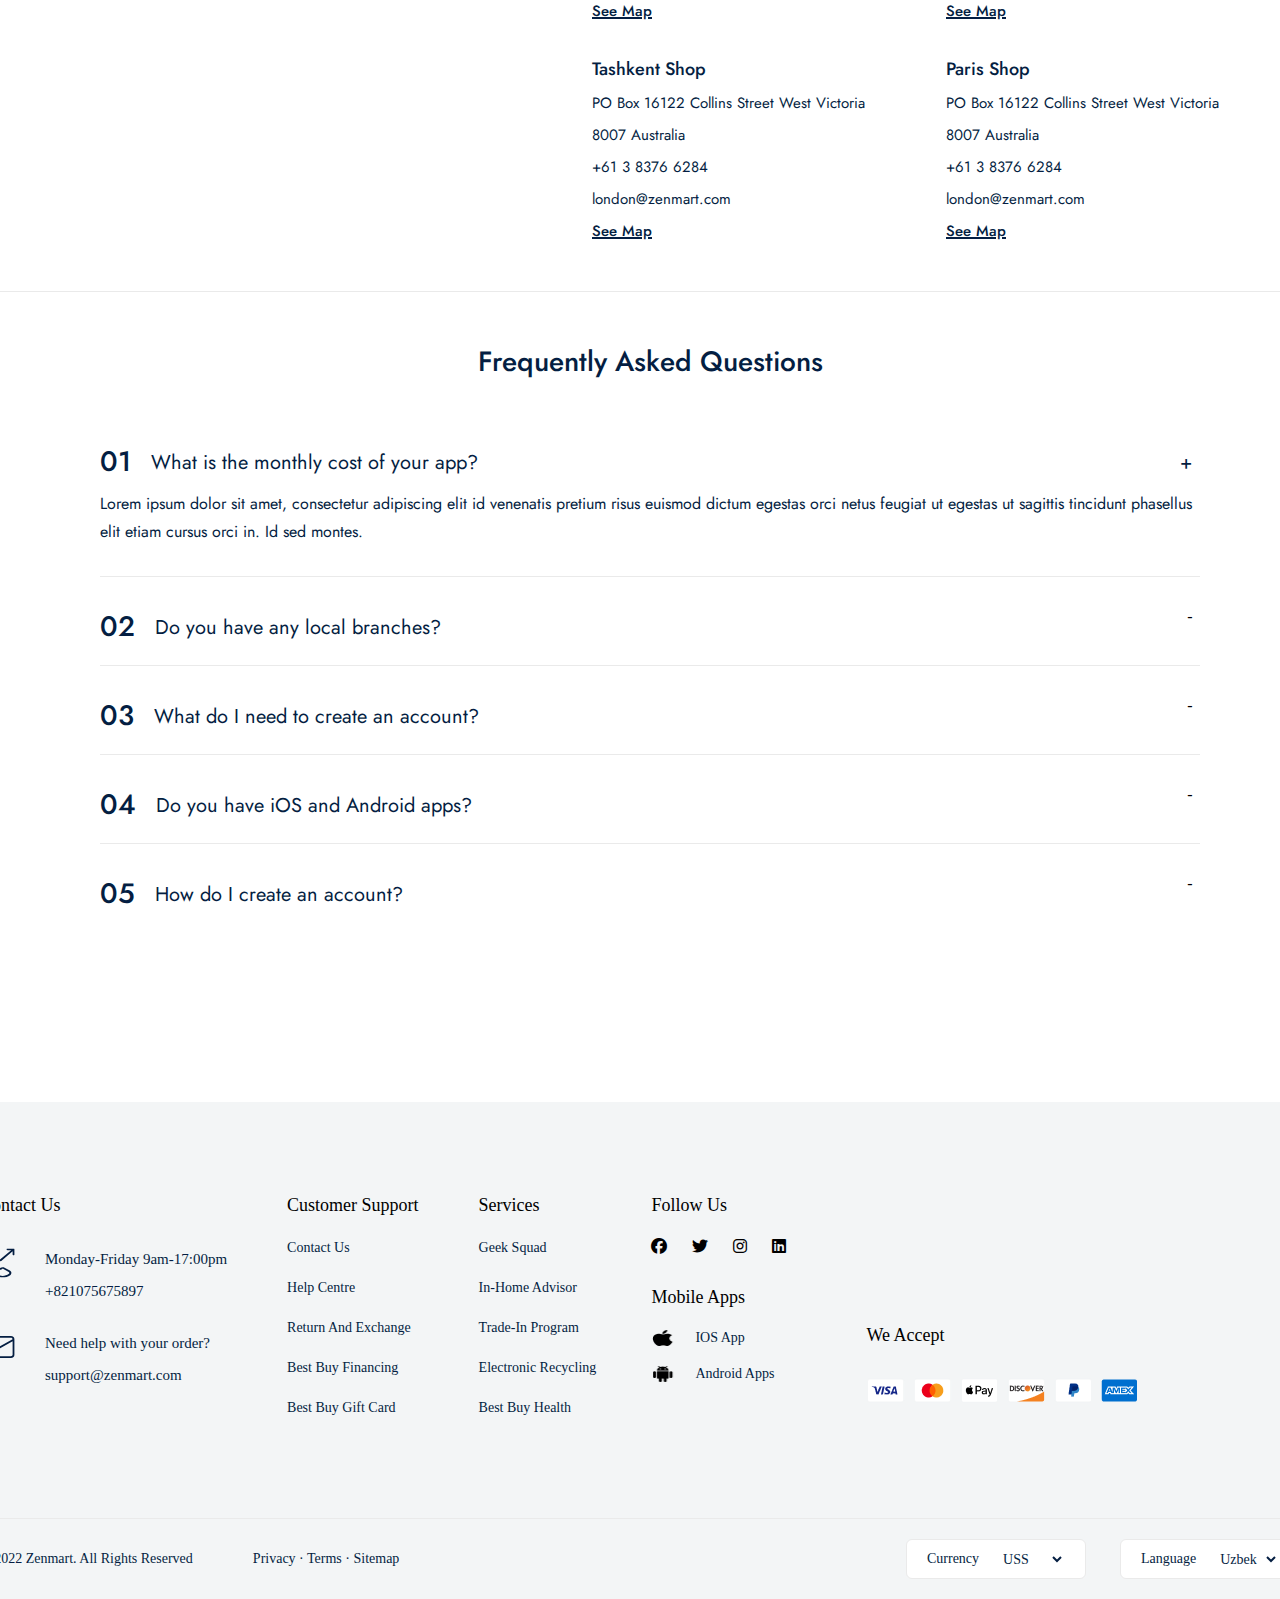
<file: others/contact.html>
<!DOCTYPE html>
<html lang="en">
<head>
    <meta charset="UTF-8">
    <meta name="viewport" content="width=device-width, initial-scale=1.0">
    <title>Zenmart</title>
    <link rel="stylesheet" href="https://cdnjs.cloudflare.com/ajax/libs/font-awesome/6.7.2/css/all.min.css">
    <link rel="stylesheet" href="../public/css/general.css">
    <link rel="stylesheet" href="../public/css/contact.css">
    <link rel="preconnect" href="https://fonts.googleapis.com" />
    <link rel="preconnect" href="https://fonts.gstatic.com" crossorigin />
    <link
      href="https://fonts.googleapis.com/css2?family=Jost:ital,wght@0,100;0,200;0,300;0,400;0,500;0,600;0,700;0,800;0,900;1,100;1,200;1,300;1,400;1,500;1,600;1,700;1,800;1,900&display=swap"
      rel="stylesheet"
    />
</head>
<body>
    <div class="navbar_frame">
        <div class="container">
            <div class="navbar_top">
                <a href="../index.html">
                
                <img src="../public/pictures/Zenmart..png" alt=""></a>
                <div class="nav_search_frame">
                    <div class="search_box">
                        <div class="category_list">
                            <select>
                                <option value="selected"> All Categories</option>
                                <option value=""> Computer</option>
                            </select>
                        </div>
                    
                    <input type="search" placeholder="Search Products...">
                    </div>
                    <div class="search_icon_box">
                        <img src=".././public/pictures/search.svg" alt="">
                    </div>
                </div>
                <div class="nav_top_menu">
                    <a href="../order/cart.html">
                        <div class="top_menu_box">
                            <div class="box_icon_box">
                            <img src="../public/pictures/heart.svg" alt="">
                            </div>
                        
                        <div class="box_info_box">
                            <span>Wishlist</span>
                            <strong>My Items</strong>
                        </div>
                        </div>
                    </a>
                     <a href="../others/login.html">
                        <div class="top_menu_box">
                            <div class="box_icon_box">
                            <img src="../public/pictures/user.svg" alt="">
                            </div>
                        
                        <div class="box_info_box">
                            <span>Sign In</span>
                            <strong>Account</strong>
                        </div>
                        </div>
                    </a>
                     <a href="./order/cart.html">
                        <div class="top_menu_box">
                            <div class="box_icon_box">
                                <div class="basket_count">2</div>
                            <img src="../public/pictures/savatcha.svg" alt="">
                            </div>
                        
                        <div class="box_info_box">
                            <span>$200,99</span>
                            <strong>Total</strong>
                        </div>
                        </div>
                    </a>
                </div>
                </div>
            <div class="navbar_bott">
                <div class="navbar_bott_menu_box">
                    <div class="browse_box">
                        <img src="../public/pictures/browse.svg" alt="">
                        <span> Browse Categories</span>
                    </div>
                    <div class="navbar_route_menu">
                        <div class="router_menu">
                            <a href="../index.html" >Home</a>
                        </div>
                         <div class="router_menu">
                            <a href="./all.html" class="active" >Shop</a>
                        </div>
                         <div class="router_menu">
                            <a href="../order/cart.html">Orders</a>
                        </div>
                         <div class="router_menu">
                            <a href="../others/about.html">About</a>
                        </div>
                         <div class="router_menu">
                            <a href="../others/contact.html">Contacts</a>
                        </div>
                    </div>
                    <div class="sorting_menu">
                        <span>Deal of the Deal</span>
                        <span>Hot Deals</span>
                        <span>Best Seller</span>
                        <span>New Arrivals</span>
                    </div>
                </div>
            </div>
        </div>
    </div>
    <div class="contact_page">
        <iframe src="https://www.google.com/maps/embed?pb=!1m18!1m12!1m3!1d3165.335184087294!2d127.03384357587063!3d37.50001197205584!2m3!1f0!2f0!3f0!3m2!1i1024!2i768!4f13.1!3m3!1m2!1s0x357ca3fe3854fd13%3A0xdbb2d70b1648d2ce!2sGoogle%20Seoul!5e0!3m2!1sen!2skr!4v1751853903081!5m2!1sen!2skr" width="600" height="450" style="border:0;" allowfullscreen="" loading="lazy" referrerpolicy="no-referrer-when-downgrade"></iframe>
        <div class="contact_frame">
            <div class="container">
                <div class="contact_box">
                    <div class="contact_box_left">
                        <strong>Get in touch with us today</strong>
                        <div class="left_content">
                            <p>Lorem ipsum dolor sit amet, consectetur adipiscing elit ut aliquam purus sit amet luctus venenatis lectus.</p>
                            <div class="content_icon">
                                <img src="../public/pictures/images/icons/phone-call.svg" alt="">
                                <div>
                                    <span>Monday-Friday: 08am-9pm</span>
                                    <p>+(1) 123 456 7890</p>
                                </div>
                            </div>
                            <div class="content_icon">
                                <img src="../public/pictures/images/icons/email.svg" alt="">
                                <div>
                                    <span>Need help with your order?</span>
                                    <p>support@zenmart.com</p>
                                </div>
                            </div>
                            <div class="follow">
                                <span>Follow us</span>
                                <div>
                                    <a href=""><i class="fa-brands fa-facebook-f"></i></a>
                                    <a href=""><i class="fa-brands fa-twitter"></i></a>
                                    <a href=""><i class="fa-brands fa-instagram"></i></a>
                                    <a href=""><i class="fa-brands fa-linkedin"></i></a>
                                </div>
                            </div>
                        </div>
                    </div>
                    <div class="contact_box_right">
                        <div class="name">
                            <div>
                                <span>Name</span>
                                <input type="text" placeholder="name">
                            </div>
                             <div>
                                <span>Email</span>
                                <input type="email" placeholder="Email">
                            </div>
                        </div>
                        <div class="subject">
                            <span>Subject</span>
                            <input type="text" placeholder="Ali Tufan">
                        </div>
                        <div>
                            <span>Message</span>
                            <textarea name="" id="">Write your comments here</textarea>
                        </div>
                        <button>Send Message</button>
                    </div>
                </div>
                <div class="border"></div>
                <div class="location">
                    <div>
                        <span>Come and visit one of our offices around the world</span>
                        <p>Lorem ipsum dolor sit amet, consectetur adipiscing elit ut aliquam purus sit amet luctus venenatis lectus.</p>

                    </div>
                    <div class="location_boxes">
                        <div class="location_box">
                            <strong>London Shop</strong>
                            <p>PO Box 16122 Collins Street West Victoria</p>
                            <p>8007 Australia</p> 
                            <p>+61 3 8376 6284</p>
                            <p>london@zenmart.com</p>
                            <a href="https://maps.app.goo.gl/CNWd3f7NBpZpHNjJ6">See Map</a>
                            
                        </div>
                        <div class="location_box">
                            <strong>Tashkent Shop</strong>
                            <p>PO Box 16122 Collins Street West Victoria</p>
                            <p>8007 Australia</p> 
                            <p>+61 3 8376 6284</p>
                            <p>london@zenmart.com</p>
                            <a href="https://maps.app.goo.gl/CNWd3f7NBpZpHNjJ6">See Map</a>
                            
                        </div>
                         <div class="location_box">
                            <strong>Istanbul Shop</strong>
                            <p>PO Box 16122 Collins Street West Victoria</p>
                            <p>8007 Australia</p> 
                            <p>+61 3 8376 6284</p>
                            <p>london@zenmart.com</p>
                            <a href="https://maps.app.goo.gl/CNWd3f7NBpZpHNjJ6">See Map</a>
                           
                        </div>
                        <div class="location_box">
                            <strong>Paris Shop</strong>
                            <p>PO Box 16122 Collins Street West Victoria</p>
                            <p>8007 Australia</p> 
                            <p>+61 3 8376 6284</p>
                            <p>london@zenmart.com</p>
                            <a href="https://maps.app.goo.gl/CNWd3f7NBpZpHNjJ6">See Map</a>
                             
                        </div>
                    </div>
                </div>
                <div class="border"></div>
                <div class="question_box">
                    <strong>Frequently Asked Questions</strong>
                    <div class="question1">
                        <div class="question1_left">
                            <div>
                                <strong>01</strong>
                                <span>What is the monthly cost of your app?</span>
                            </div>
                            <div class="plus"><span>+</span></div>
                        </div>
                        <p>Lorem ipsum dolor sit amet, consectetur adipiscing elit id venenatis pretium risus euismod dictum egestas orci netus feugiat ut egestas ut sagittis tincidunt phasellus elit etiam cursus orci in. Id sed montes.</p>
                    </div>
                    <div class="small_border"></div>
                    <div class="other_questions">
                        <div>
                            <strong>02</strong>
                            <span>Do you have any local branches?</span>
                        </div>
                        <div class="plus">-</div>
                    </div>
                    <div class="small_border"></div>
                    <div class="other_questions">
                        <div>
                            <strong>03</strong>
                            <span>What do I need to create an account?</span>
                        </div>
                        <div class="plus">-</div>
                    </div>
                    <div class="small_border"></div>
                    <div class="other_questions">
                        <div>
                            <strong>04</strong>
                            <span>Do you have iOS and Android apps?</span>
                        </div>
                        <div class="plus">-</div>
                    </div>
                    <div class="small_border"></div>
                    <div class="other_questions">
                        <div>
                            <strong>05</strong>
                            <span>How do I create an account?</span>
                        </div>
                        <div class="plus">-</div>
                    </div>
                </div>
            </div>
        </div>
    </div>
    <div class="footer_frame">
         <div class="container">
            <div class="footer_top">
                <div class="footer_contact_box">
                    <span class="footer_spec_title">contact us</span>
                    <div class="contact_main">
                        <img src="../public/pictures/images/icons/phone-call.svg" alt="">
                        <div>
                            <strong>Monday-Friday  9am-17:00pm</strong>
                            <span> +821075675897</span>
                        </div>
                    </div>
                    <div class="contact_main">
                        <img src="../public/pictures/images/icons/email.svg" alt="">
                        <div>
                            <strong>Need help with your order?</strong>
                            <span> support@zenmart.com</span>
                        </div>
                    </div>
                </div>
                <div class="footer_support_box">
                    <span class="footer_spec_title" style="margin-bottom: 10px;">customer support</span>
                    <a href="">contact us</a>
                    <a href="">help centre</a>
                    <a href="">return and exchange</a>
                    <a href="">best buy financing</a>
                    <a href="">best buy gift card</a>
                </div>
                <div class="footer_support_box">
                    <span class="footer_spec_title" style="margin-bottom: 10px;" >services</span>
                    <a href="">geek squad</a>
                    <a href="">in-home advisor</a>
                    <a href="">trade-in program</a>
                    <a href="">electronic recycling</a>
                    <a href="">best buy health</a>     
                </div>
                <div class="footer_media_box">
                    <div class="footer_media_main">
                        <span class="footer_spec_title" style="margin-bottom: 20px;">follow us</span>
                        <div class="media_box">
                            <i class="fa-brands fa-facebook"></i>
                            <i class="fa-brands fa-twitter"></i>
                            <i class="fa-brands fa-instagram"></i>
                            <i class="fa-brands fa-linkedin"></i>
                        </div>
                    </div>
                    <div class="footer_media_main" style="margin-top: 30px;">
                        <span class="footer_spec_title"  style="margin-bottom: 20px;">mobile apps</span>
                        <div class="mobile_app_box">
                           <img src="../public/pictures/images/icons/apple_icon.png" alt="">
                           <span>IOS App</span>
                        </div>
                         <div class="mobile_app_box">
                           <img src="../public/pictures/images/icons/android_icon.png" alt="">
                           <span>Android Apps</span>
                        </div>
                    </div>
                </div>
                <div class="footer_media_box">
                    <div class="footer_media_main" style="margin-top: 130px;">
                        <span class="footer_spec_title">we accept</span>
                        <div class="card_box">
                            <img src="../public/pictures/images/icons/visa.png" alt="">
                            <img src="../public/pictures/images/icons/master_card.png" alt="">
                            <img src="../public/pictures/images/icons/apple_pay.png" alt="">
                            <img src="../public/pictures/images/icons/dicvover.png" alt="">
                            <img src="../public/pictures/images/icons/paypal.png" alt="">
                            <img src="../public/pictures/images/icons/amex.png" alt="">
                        </div>
                    </div>
                </div>
            </div>
            <div class="footer_bottom">
                <div class="footer_main">
                  <div class="footer_bottom_left">
                    <span>© 2022 Zenmart. All Rights Reserved</span>
                     <span>Privacy  ·  Terms  ·  Sitemap</span>
                  </div>
                  <div class="footer_bottom_right">
                     <div class="footer_select_box">
                        <span>Currency</span>
                        <select name="" id="">
                            <option value="USD">USD</option>
                            <option value="USS" selected> USS</option>
                        </select>
                     </div>
                     <div class="footer_select_box">
                        <span>Language</span>
                        <select name="" id="">
                            <option value="English">English</option>
                            <option value="Uzbek" selected> Uzbek</option>
                        </select>
                     </div>
                  </div>
                </div>
            </div>
         </div>
    </div>
</body>
</html>
</file>
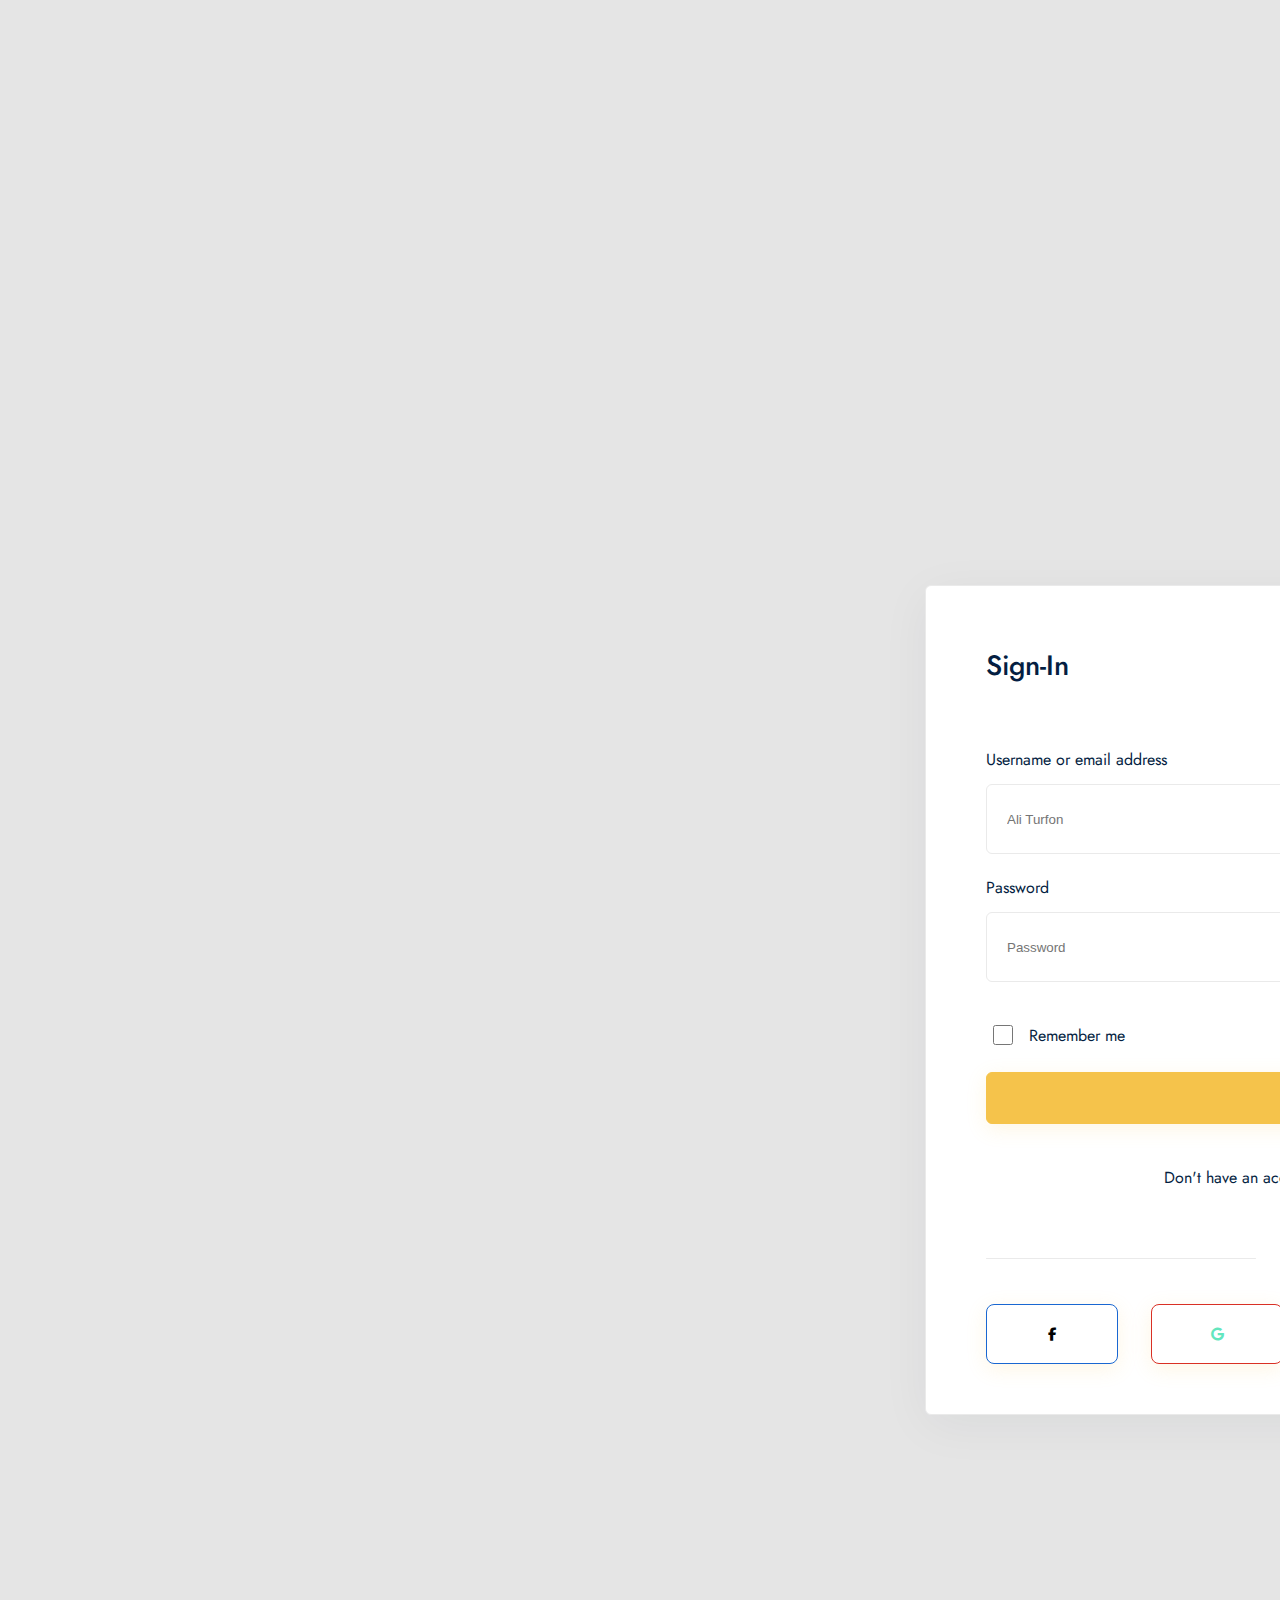
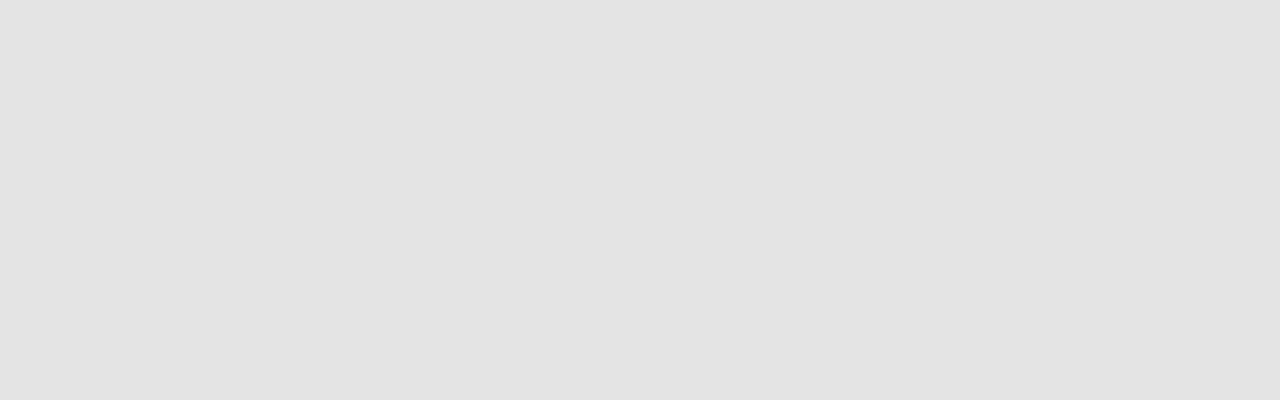
<file: others/login.html>
<!DOCTYPE html>
<html lang="en">
<head>
    <meta charset="UTF-8">
    <meta name="viewport" content="width=device-width, initial-scale=1.0">
    <title>Zenmart</title>
    <link rel="stylesheet" href="https://cdnjs.cloudflare.com/ajax/libs/font-awesome/6.7.2/css/all.min.css">
    <link rel="stylesheet" href="../public/css/general.css">
    <link rel="stylesheet" href="../public/css/login.css">
    <link rel="preconnect" href="https://fonts.googleapis.com" />
    <link rel="preconnect" href="https://fonts.gstatic.com" crossorigin />
    <link
      href="https://fonts.googleapis.com/css2?family=Jost:ital,wght@0,100;0,200;0,300;0,400;0,500;0,600;0,700;0,800;0,900;1,100;1,200;1,300;1,400;1,500;1,600;1,700;1,800;1,900&display=swap"
      rel="stylesheet"
    />
</head>
<body>
    <div class="login_page">
        <div class="login_frame">
            <strong>Sign-In</strong>
            <div class="password_box">
                <div>
                    <span>Username or email address</span>
                    <input type="text" placeholder="Ali Turfon">
                </div>
                <div>
                    <span>Password</span>
                    <input type="password" placeholder="Password">
                </div>
            </div>
            <div class="login_box">
                <div>
                    <input type="checkbox">
                    <span>Remember me</span>
                </div>
                <a href=""><span>Lost your password?</span></a>
            </div>
            <button>Login</button>
            <p>Don't have an account? <span>Create account</span></p>
            <div class="border">
                 <div></div>
                 <span>Or</span>
                 <div></div>
            </div>
            <div class="media">
                <button class="facebook">
                     <i class="fa-brands fa-facebook-f"></i>
                </button>
                <button class="google">
                    <i class="fa-brands fa-google" style="color: #63E6BE;"></i>
                </button>
                <button class="tvitter">
                    <i class="fa-brands fa-twitter" style="color: #74C0FC;"></i>
                </button>
                <button class="apple">
                    <i class="fa-brands fa-apple" style="color: #06040c;"></i>
                </button>
            </div>
        </div>
    </div>
</body>
</html>
</file>
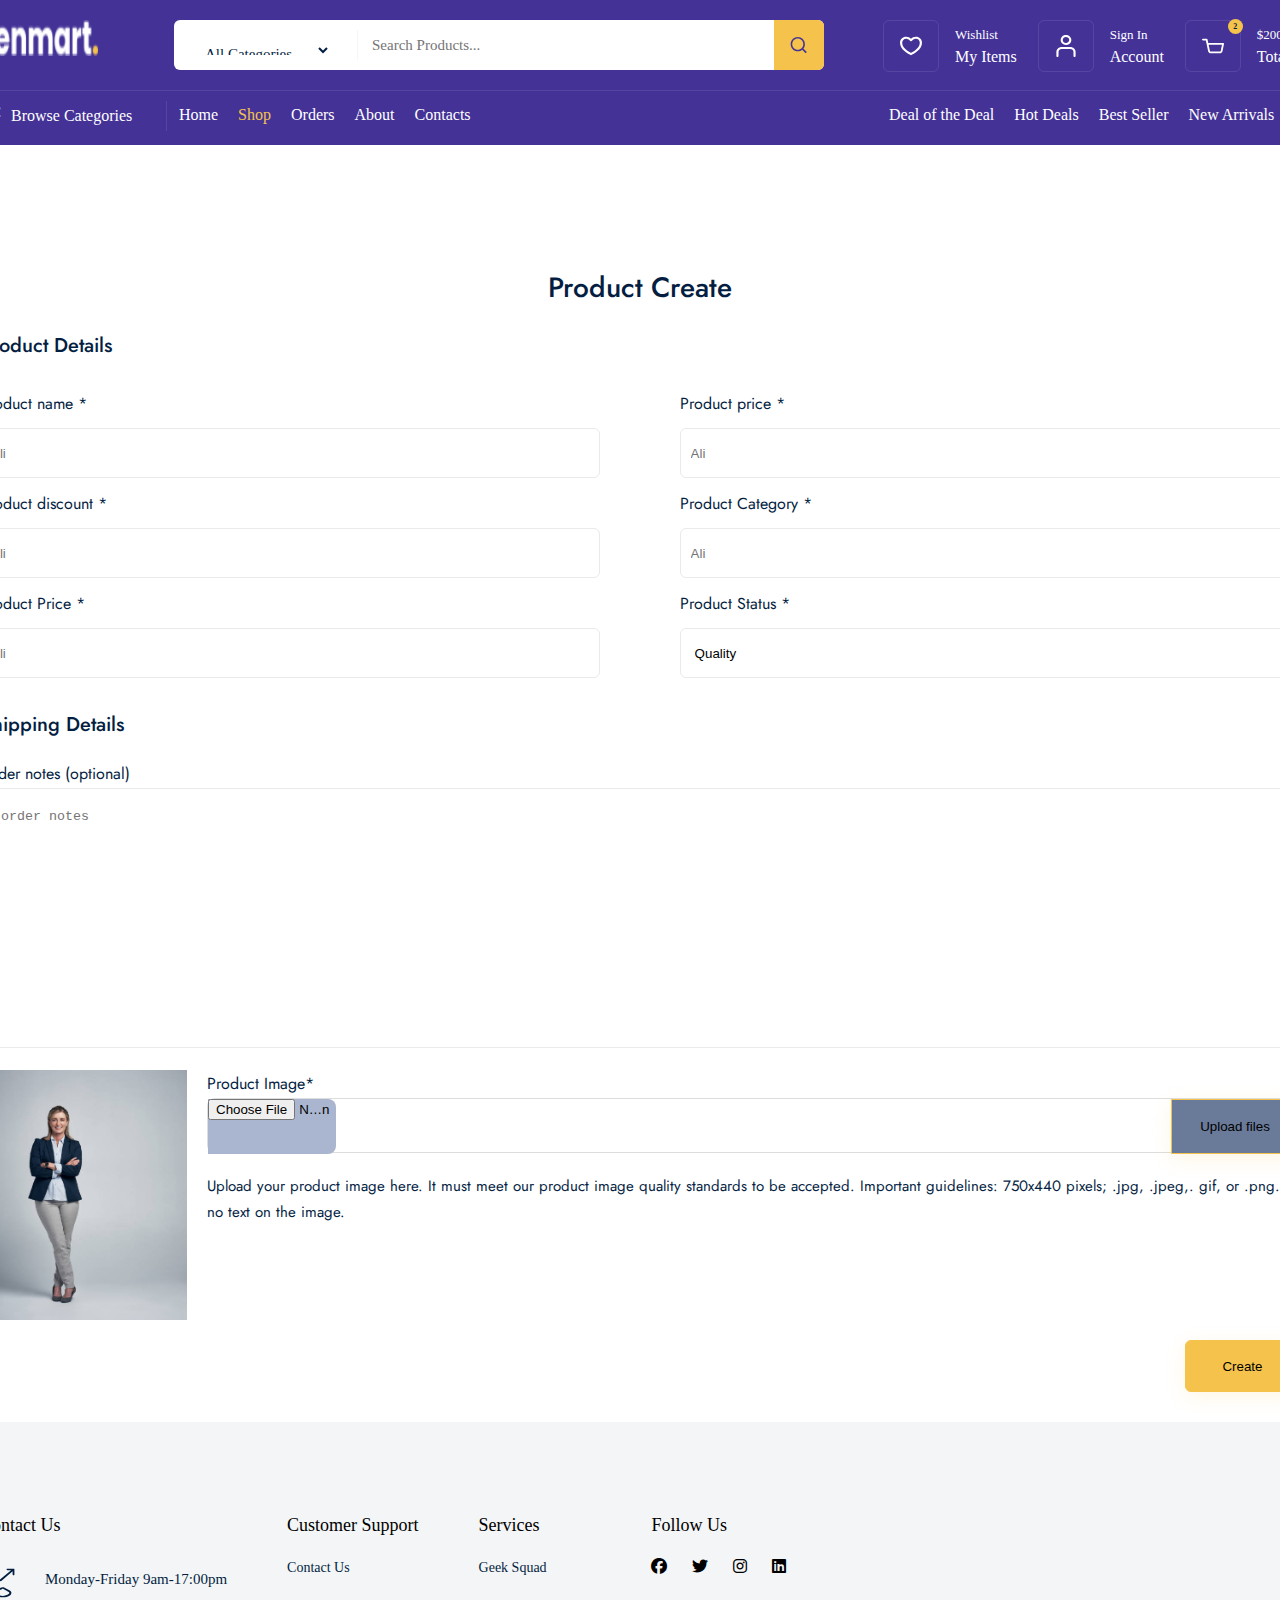
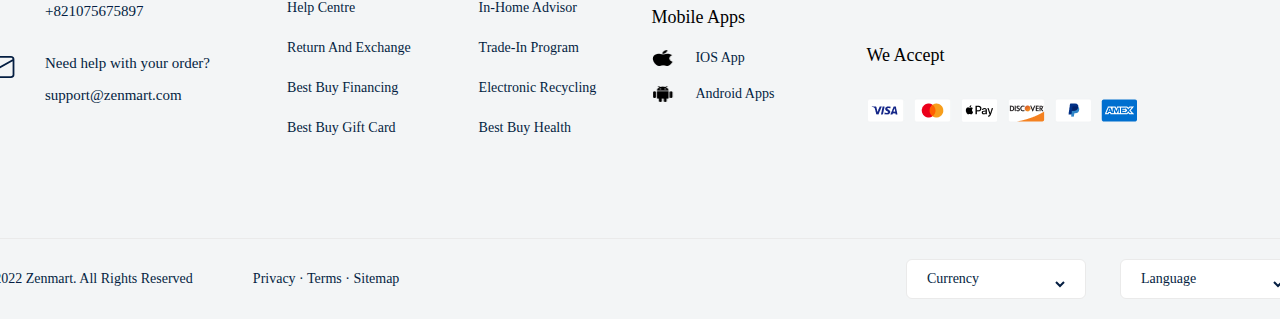
<file: others/product.html>
<!DOCTYPE html>
<html lang="en">
<head>
    <meta charset="UTF-8">
    <meta name="viewport" content="width=device-width, initial-scale=1.0">
    <title>Zenmart</title>
    <link rel="stylesheet" href="https://cdnjs.cloudflare.com/ajax/libs/font-awesome/6.7.2/css/all.min.css">
    <link rel="stylesheet" href="../public/css/general.css">
    <link rel="stylesheet" href="../public/css/product.css">
    <link rel="preconnect" href="https://fonts.googleapis.com" />
    <link rel="preconnect" href="https://fonts.gstatic.com" crossorigin />
    <link
      href="https://fonts.googleapis.com/css2?family=Jost:ital,wght@0,100;0,200;0,300;0,400;0,500;0,600;0,700;0,800;0,900;1,100;1,200;1,300;1,400;1,500;1,600;1,700;1,800;1,900&display=swap"
      rel="stylesheet"
    />
</head>
<body>
    <div class="navbar_frame">
        <div class="container">
            <div class="navbar_top">
                <a href="../index.html">
                
                <img src="../public/pictures/Zenmart..png" alt=""></a>
                <div class="nav_search_frame">
                    <div class="search_box">
                        <div class="category_list">
                            <select>
                                <option value="selected"> All Categories</option>
                                <option value=""> Computer</option>
                            </select>
                        </div>
                    
                    <input type="search" placeholder="Search Products...">
                    </div>
                    <div class="search_icon_box">
                        <img src=".././public/pictures/search.svg" alt="">
                    </div>
                </div>
                <div class="nav_top_menu">
                    <a href="../order/cart.html">
                        <div class="top_menu_box">
                            <div class="box_icon_box">
                            <img src="../public/pictures/heart.svg" alt="">
                            </div>
                        
                        <div class="box_info_box">
                            <span>Wishlist</span>
                            <strong>My Items</strong>
                        </div>
                        </div>
                    </a>
                     <a href="../others/login.html">
                        <div class="top_menu_box">
                            <div class="box_icon_box">
                            <img src="../public/pictures/user.svg" alt="">
                            </div>
                        
                        <div class="box_info_box">
                            <span>Sign In</span>
                            <strong>Account</strong>
                        </div>
                        </div>
                    </a>
                     <a href="./order/cart.html">
                        <div class="top_menu_box">
                            <div class="box_icon_box">
                                <div class="basket_count">2</div>
                            <img src="../public/pictures/savatcha.svg" alt="">
                            </div>
                        
                        <div class="box_info_box">
                            <span>$200,99</span>
                            <strong>Total</strong>
                        </div>
                        </div>
                    </a>
                </div>
                </div>
            <div class="navbar_bott">
                <div class="navbar_bott_menu_box">
                    <div class="browse_box">
                        <img src="../public/pictures/browse.svg" alt="">
                        <span> Browse Categories</span>
                    </div>
                    <div class="navbar_route_menu">
                        <div class="router_menu">
                            <a href="../index.html" >Home</a>
                        </div>
                         <div class="router_menu">
                            <a href="./all.html" class="active" >Shop</a>
                        </div>
                         <div class="router_menu">
                            <a href="../order/cart.html">Orders</a>
                        </div>
                         <div class="router_menu">
                            <a href="../others/about.html">About</a>
                        </div>
                         <div class="router_menu">
                            <a href="../others/contact.html">Contacts</a>
                        </div>
                    </div>
                    <div class="sorting_menu">
                        <span>Deal of the Deal</span>
                        <span>Hot Deals</span>
                        <span>Best Seller</span>
                        <span>New Arrivals</span>
                    </div>
                </div>
            </div>
        </div>
    </div>
    <div class="product_frame">
        <div class="container">
            <h2>Product Create</h2>
            <div class="product_detail">
                <strong>Product Details</strong>
                <div class="product_name">
                    <div>
                        <span>Product name *</span>
                        <input type="text" placeholder="Ali">
                    </div>
                    <div>
                        <span>Product price *</span>
                        <input type="text" placeholder="Ali">
                    </div>
                    <div>
                        <span>Product discount *</span>
                        <input type="text" placeholder="Ali">
                    </div>
                    <div>
                        <span>Product Category *</span>
                        <input type="text" placeholder="Ali">
                    </div>
                    <div>
                        <span>Product Price *</span>
                        <input type="text" placeholder="Ali">
                    </div>
                    <div>
                        <span>Product Status *</span>
                        <select name="" id="" >
                            <option value="">Quality</option>
                            <option value="">Good</option>
                            <option value="">Bad</option>
                        </select>
                    </div>
                </div>
            </div>
            <div class="shipping_detail">
                <strong>Shipping Details</strong>
                <div>
                    <span>Order notes (optional)</span>
                    <textarea name="" id="" placeholder="order notes"></textarea>
                </div>
            </div>
            <div class="product_image">
                <img src="../public/pictures/leader1.1.jfif" alt="">
                <div class="image_content">
                    <span>Product Image*</span>
                    <form action="http://85.31.232.70:3000/upload" method="post" enctype="multipart/form-data">
                        <input type="file" name="file" id="file" accept="image/png/jpeg/jpg">
                        <button>Upload files</button>
                     </form>
                    <p>Upload your product image here. It must meet our product image quality standards to be accepted. Important guidelines: 750x440 pixels; .jpg, .jpeg,. gif, or .png. no text on the image.</p>
                </div>
            </div>
           <div class="last_btn">
             <button>Create</button>
           </div>
        </div>
    </div>
    <div class="footer_frame">
         <div class="container">
            <div class="footer_top">
                <div class="footer_contact_box">
                    <span class="footer_spec_title">contact us</span>
                    <div class="contact_main">
                        <img src="../public/pictures/images/icons/phone-call.svg" alt="">
                        <div>
                            <strong>Monday-Friday  9am-17:00pm</strong>
                            <span> +821075675897</span>
                        </div>
                    </div>
                    <div class="contact_main">
                        <img src="../public/pictures/images/icons/email.svg" alt="">
                        <div>
                            <strong>Need help with your order?</strong>
                            <span> support@zenmart.com</span>
                        </div>
                    </div>
                </div>
                <div class="footer_support_box">
                    <span class="footer_spec_title" style="margin-bottom: 10px;">customer support</span>
                    <a href="">contact us</a>
                    <a href="">help centre</a>
                    <a href="">return and exchange</a>
                    <a href="">best buy financing</a>
                    <a href="">best buy gift card</a>
                </div>
                <div class="footer_support_box">
                    <span class="footer_spec_title" style="margin-bottom: 10px;" >services</span>
                    <a href="">geek squad</a>
                    <a href="">in-home advisor</a>
                    <a href="">trade-in program</a>
                    <a href="">electronic recycling</a>
                    <a href="">best buy health</a>     
                </div>
                <div class="footer_media_box">
                    <div class="footer_media_main">
                        <span class="footer_spec_title" style="margin-bottom: 20px;">follow us</span>
                        <div class="media_box">
                            <i class="fa-brands fa-facebook"></i>
                            <i class="fa-brands fa-twitter"></i>
                            <i class="fa-brands fa-instagram"></i>
                            <i class="fa-brands fa-linkedin"></i>
                        </div>
                    </div>
                    <div class="footer_media_main" style="margin-top: 30px;">
                        <span class="footer_spec_title"  style="margin-bottom: 20px;">mobile apps</span>
                        <div class="mobile_app_box">
                           <img src="../public/pictures/images/icons/apple_icon.png" alt="">
                           <span>IOS App</span>
                        </div>
                         <div class="mobile_app_box">
                           <img src="../public/pictures/images/icons/android_icon.png" alt="">
                           <span>Android Apps</span>
                        </div>
                    </div>
                </div>
                <div class="footer_media_box">
                    <div class="footer_media_main" style="margin-top: 130px;">
                        <span class="footer_spec_title">we accept</span>
                        <div class="card_box">
                            <img src="../public/pictures/images/icons/visa.png" alt="">
                            <img src="../public/pictures/images/icons/master_card.png" alt="">
                            <img src="../public/pictures/images/icons/apple_pay.png" alt="">
                            <img src="../public/pictures/images/icons/dicvover.png" alt="">
                            <img src="../public/pictures/images/icons/paypal.png" alt="">
                            <img src="../public/pictures/images/icons/amex.png" alt="">
                        </div>
                    </div>
                </div>
            </div>
            <div class="footer_bottom">
                <div class="footer_main">
                  <div class="footer_bottom_left">
                    <span>© 2022 Zenmart. All Rights Reserved</span>
                     <span>Privacy  ·  Terms  ·  Sitemap</span>
                  </div>
                  <div class="footer_bottom_right">
                     <div class="footer_select_box">
                        <span>Currency</span>
                        <select name="" id="">
                            <option value="USD">USD</option>
                            <option value="USS" selected> USS</option>
                        </select>
                     </div>
                     <div class="footer_select_box">
                        <span>Language</span>
                        <select name="" id="">
                            <option value="English">English</option>
                            <option value="Uzbek" selected> Uzbek</option>
                        </select>
                     </div>
                  </div>
                </div>
            </div>
         </div>
    </div>
</body>
</html>
</file>
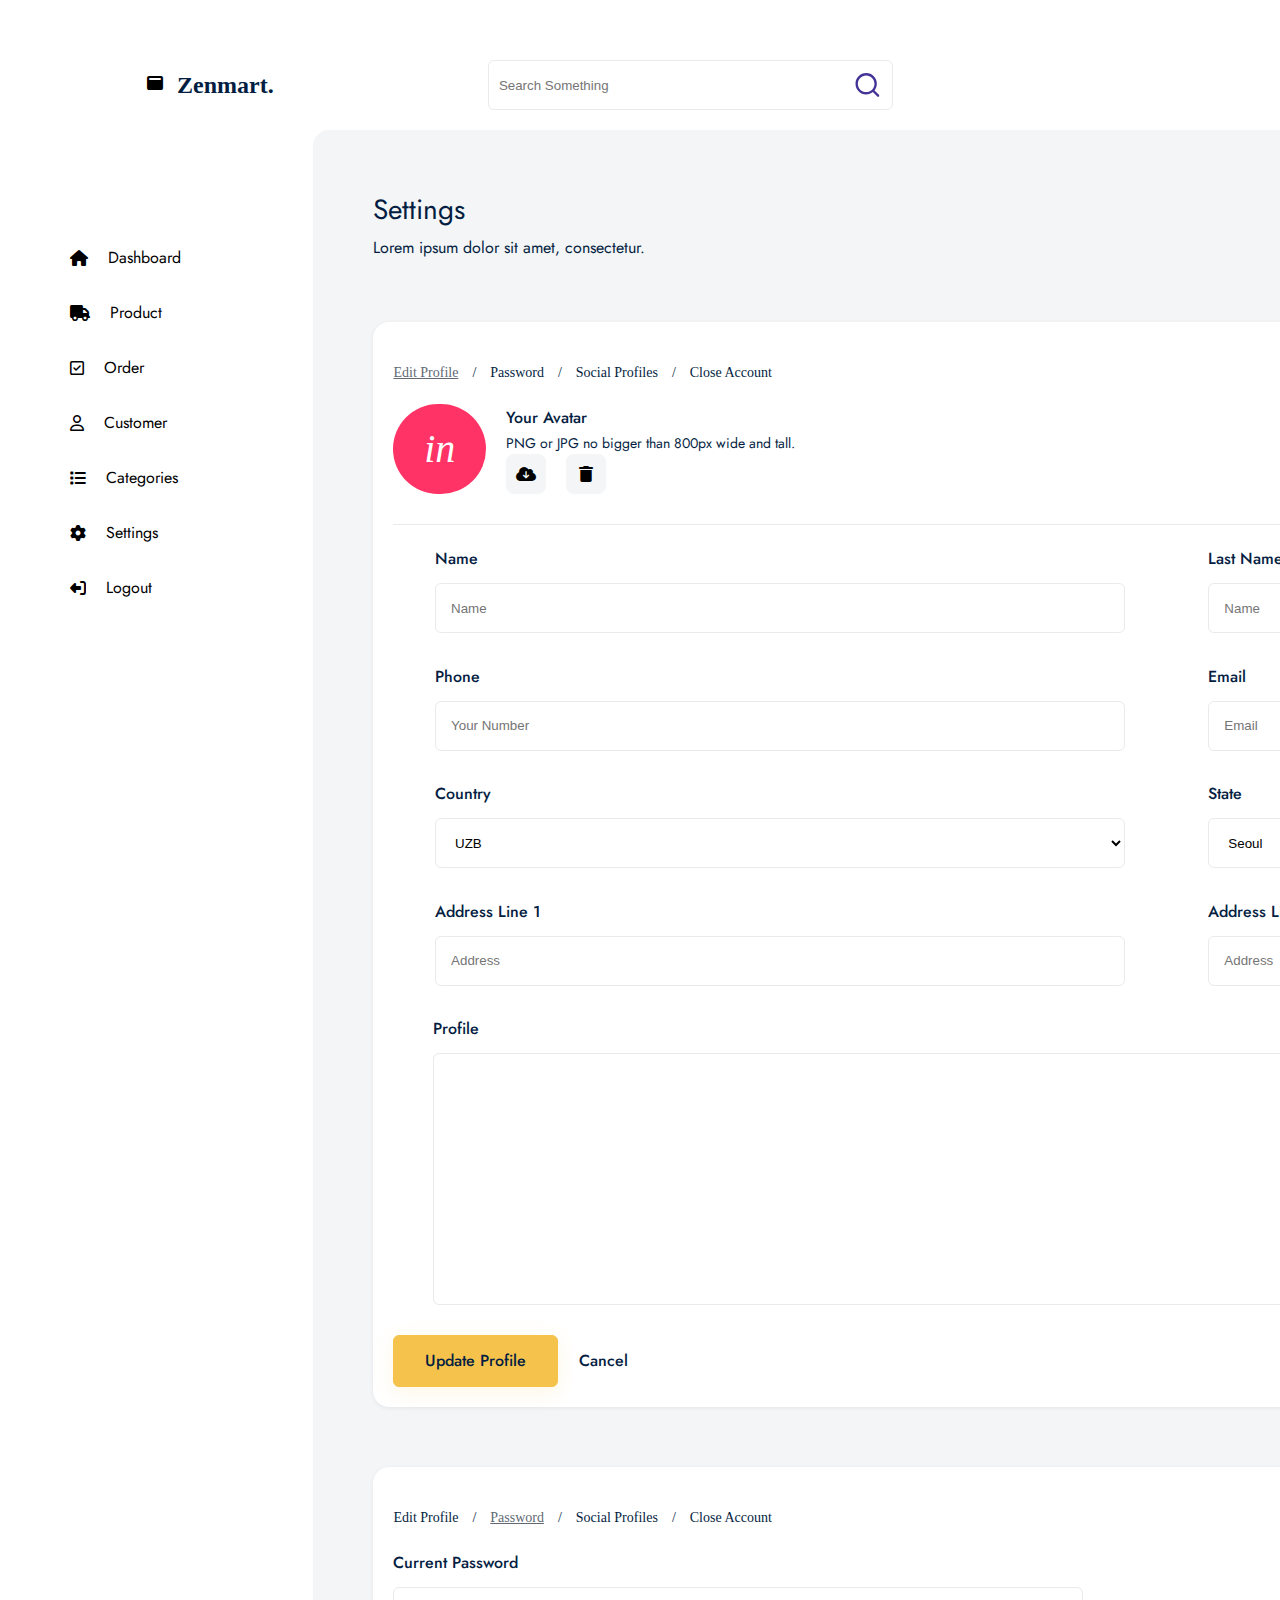
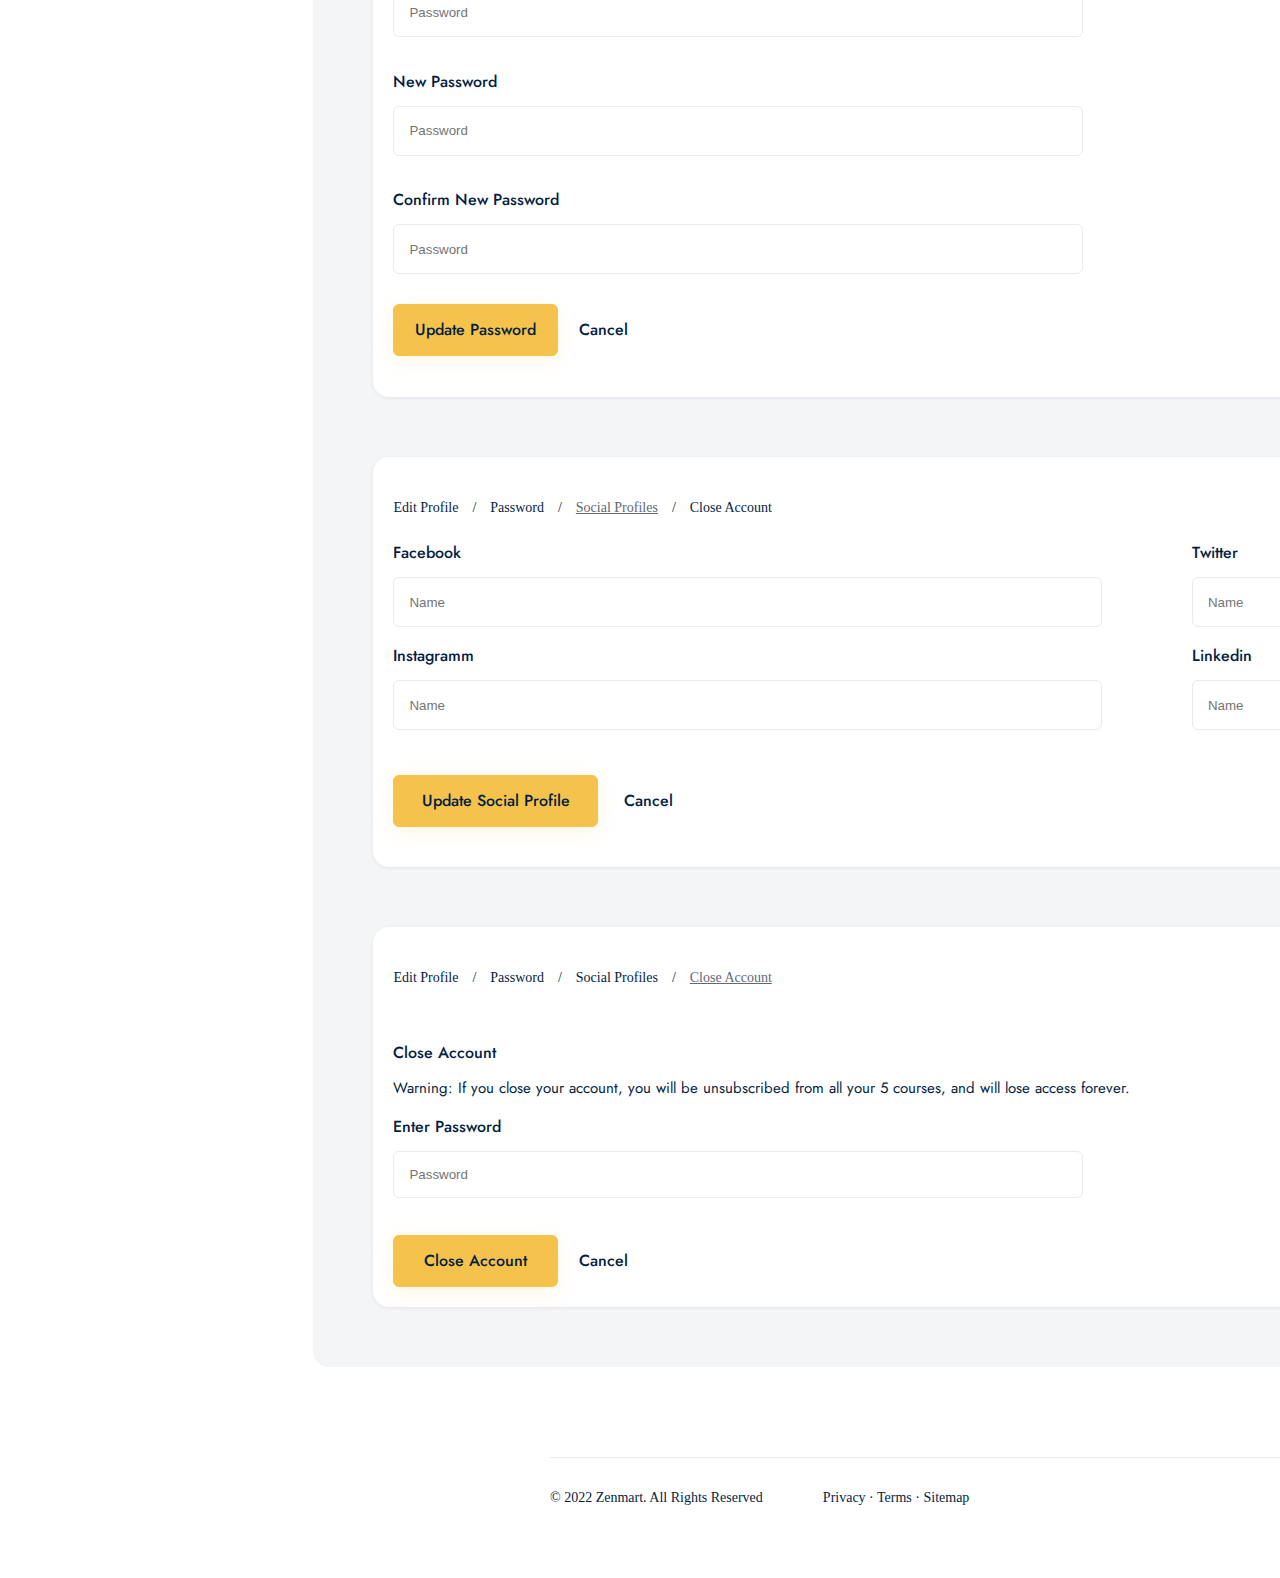
<file: others/settings.html>
<!DOCTYPE html>
<html lang="en">
<head>
   <meta charset="UTF-8">
    <meta name="viewport" content="width=device-width, initial-scale=1.0">
    <title>Zenmart</title>
    <link rel="stylesheet" href="https://cdnjs.cloudflare.com/ajax/libs/font-awesome/6.7.2/css/all.min.css">
    <link rel="stylesheet" href="../public/css/general.css">
    <link rel="stylesheet" href="../public/css/settings.css">
    <link rel="preconnect" href="https://fonts.googleapis.com" />
    <link rel="preconnect" href="https://fonts.gstatic.com" crossorigin />
    <link
      href="https://fonts.googleapis.com/css2?family=Jost:ital,wght@0,100;0,200;0,300;0,400;0,500;0,600;0,700;0,800;0,900;1,100;1,200;1,300;1,400;1,500;1,600;1,700;1,800;1,900&display=swap"
      rel="stylesheet"
    />
</head>
<body>
    <div class="container">
        <div class="navbar_page">
        <div class="navbar_left">
            <div class="left_title">
                <a href=""><i class="fa-solid fa-window-maximize" ></i></a>
                <strong>Zenmart.</strong>
            </div>
            <div>
                <input type="search" placeholder="Search Something" >
                <img src="../public/pictures/search.svg" alt="">
            </div>
        </div>
        <div class="navbar_right">
            <div class="icon_box">
                <a href=""><i class="fa-solid fa-right-to-bracket"></i></a>
                <a href=""><i class="fa-regular fa-envelope"></i></a>
                
                <a href=""><i class="fa-solid fa-bell"></i></a>
            </div>
            <img src="../public/pictures/secret.jpg" alt="">
        </div>
        </div>
        <div class="setting_page">
        <div class="setting_box_left">
            <div>
                <i class="fa-solid fa-house"></i>
                <span>Dashboard</span>
            </div>
            <div>
                <i class="fa-solid fa-truck"></i>
                <span>Product</span>
            </div>
            <div>
                <i class="fa-regular fa-square-check"></i>
                <span>Order</span>
            </div>
            <div>
                <i class="fa-regular fa-user"></i>
                <span>Customer</span>
            </div>
            <div>
                <i class="fa-solid fa-list"></i>
                <span>Categories</span>
            </div>
            <div>
                <i class="fa-solid fa-gear"></i>
                <span>Settings</span>
            </div>
            <div>
                <i class="fa-solid fa-right-from-bracket fa-rotate-180"></i>
                <span>Logout</span>
            </div>
        </div>
        <div class="setting_box_right">
            <div class="title">
                <strong>Settings</strong>
                <p>Lorem ipsum dolor sit amet, consectetur.</p>
            </div>
            <div class="profile_box">
                <div class="page_router">
                    <span  class="active">Edit Profile</span>
                    <span class="drop">/</span>
                    <span>Password</span>
                    <span class="drop">/</span>
                    <span>Social Profiles</span>
                    <span class="drop">/</span>
                    <span>Close Account</span>
                </div>
                <div class="profile_name">
                    <strong><i>in</i></strong>
                    <div class="name_right">
                        
                        <span>Your Avatar</span>
                        <p>PNG or JPG no bigger than 800px wide and tall.</p>
                        
                        <div>
                           <a href=""><i class="fa-solid fa-cloud-arrow-down"></i></a>
                           <a href=""><i class="fa-solid fa-trash"></i></a>
                        </div>
                    </div>
                </div>
                <div class="border"></div>
                <div class="password_content">
                    <div>
                        <span>Name</span>
                        <input type="text" placeholder="Name">
                    </div>
                     <div>
                        <span>Last Name</span>
                        <input type="text" placeholder="Name">
                    </div>
                     <div>
                        <span>Phone</span>
                        <input type="Number" placeholder="Your Number">
                    </div>
                     <div>
                        <span>Email</span>
                        <input type="email" placeholder="Email">
                    </div>
                     <div>
                        <span>Country</span>
                        <select name="" id="">
                            <option value="">UZB</option>
                            <option value="">KOR</option>
                            <option value="">USA</option>
                        </select>
                    </div>
                     <div>
                        <span>State</span>
                        <select name="" id="">
                            <option value="">Seoul</option>
                            <option value="">Busan</option>
                        </select>
                    </div>
                     <div>
                        <span>Address Line 1</span>
                        <input type="text" placeholder="Address">
                    </div>
                     <div>
                        <span>Address Line 2</span>
                        <input type="text" placeholder="Address">
                    </div>

                </div>
                <div class="textname">
                    <span>Profile</span>
                    <textarea name="" id="" placeholder="text">
                       
                    </textarea>
                </div>
                <div class="cancel">
                    <button class="btn">Update Profile</button>
                    <button>Cancel</button>
                </div>
            </div>
            <div class="password_box">
                <div class="page_router">
                    <span>Edit Profile</span>
                    <span class="drop">/</span>
                    <span class="active">Password</span>
                    <span class="drop">/</span>
                    <span>Social Profiles</span>
                    <span class="drop">/</span>
                    <span >Close Account</span>
                </div>
                <div class="password_setting">
                    <div>
                        <span>Current Password</span>
                        <input type="password" placeholder="Password">
                    </div>
                    <div>
                        <span>New Password</span>
                        <input type="password" placeholder="Password">
                    </div>
                    <div>
                        <span>Confirm New Password</span>
                        <input type="password" placeholder="Password">
                    </div>
                </div>
                <div class="cancel">
                    <button class="btn">Update Password</button>
                    <button>Cancel</button>
                </div>
            </div>
            <div class="social_box">
                <div class="page_router">
                    <span>Edit Profile</span>
                    <span class="drop">/</span>
                    <span>Password</span>
                    <span class="drop">/</span>
                    <span class="active">Social Profiles</span>
                    <span class="drop">/</span>
                    <span >Close Account</span>
                </div>
                <div class="social_box_password">
                    <div>
                        <span>Facebook</span>
                        <input type="text" placeholder="Name">
                    </div>
                    <div>
                        <span>Twitter</span>
                        <input type="text" placeholder="Name">
                    </div>
                    <div>
                        <span>Instagramm</span>
                        <input type="text" placeholder="Name">
                    </div>
                    <div>
                        <span>Linkedin</span>
                        <input type="text" placeholder="Name">
                    </div>
                </div>
                <div class="cancel" style="width: 285px;">
                    <button class="btn" style="width: 210px;">Update Social Profile</button>
                    <button style="margin-left: 20px;">Cancel</button>
                </div>
            </div>
            <div class="close_account_box">
                <div class="page_router">
                    <span>Edit Profile</span>
                    <span class="drop">/</span>
                    <span>Password</span>
                    <span class="drop">/</span>
                    <span>Social Profiles</span>
                    <span class="drop">/</span>
                    <span class="active">Close Account</span>
                </div>
                <div class="close_content">
                    <div class="content_dec">
                        <span>Close Account</span>
                        <p>Warning: If you close your account, you will be unsubscribed from all your 5 courses, and will lose access forever.</p>
                    </div>
                    <div>
                        <span>Enter Password</span>
                        <input type="password" placeholder="Password" style="margin-bottom: 20px;">
                    </div>
                </div>
                <div class="cancel">
                    <button class="btn">Close Account</button>
                    <button>Cancel</button>
                </div>
            </div>
        </div>
        </div>
        <div class="footer_page">
        <div class="footer_bottom">
                <div class="footer_main">
                  <div class="footer_bottom_left">
                    <span>© 2022 Zenmart. All Rights Reserved</span>
                     <span>Privacy  ·  Terms  ·  Sitemap</span>
                  </div>
                  <div class="footer_bottom_right">
                     <div class="footer_select_box">
                        <span>Currency</span>
                        <select name="" id="">
                            <option value="USD">USD</option>
                            <option value="USS" selected> USS</option>
                        </select>
                     </div>
                     <div class="footer_select_box">
                        <span>Language</span>
                        <select name="" id="">
                            <option value="English">English</option>
                            <option value="Uzbek" selected> Uzbek</option>
                        </select>
                     </div>
                  </div>
                </div>
        </div>
        </div>
    </div>
</body>
</html>
</file>
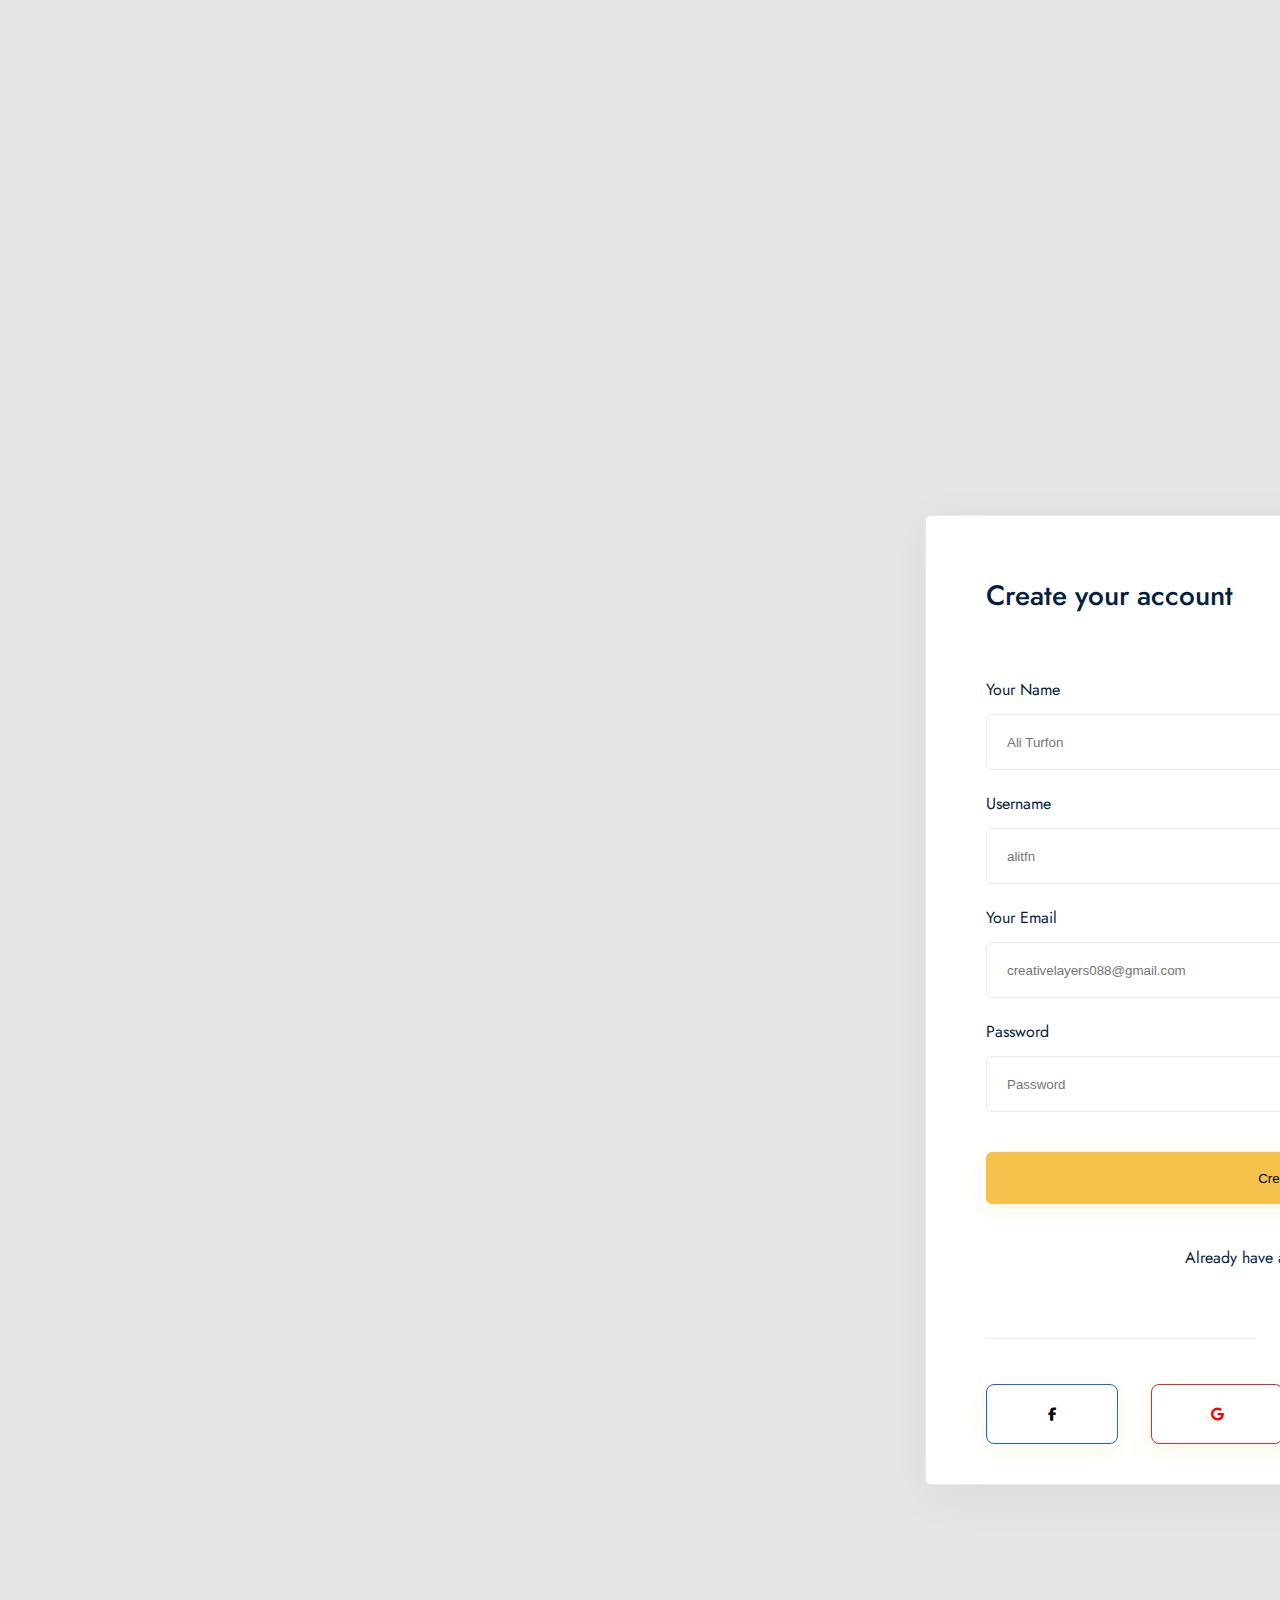
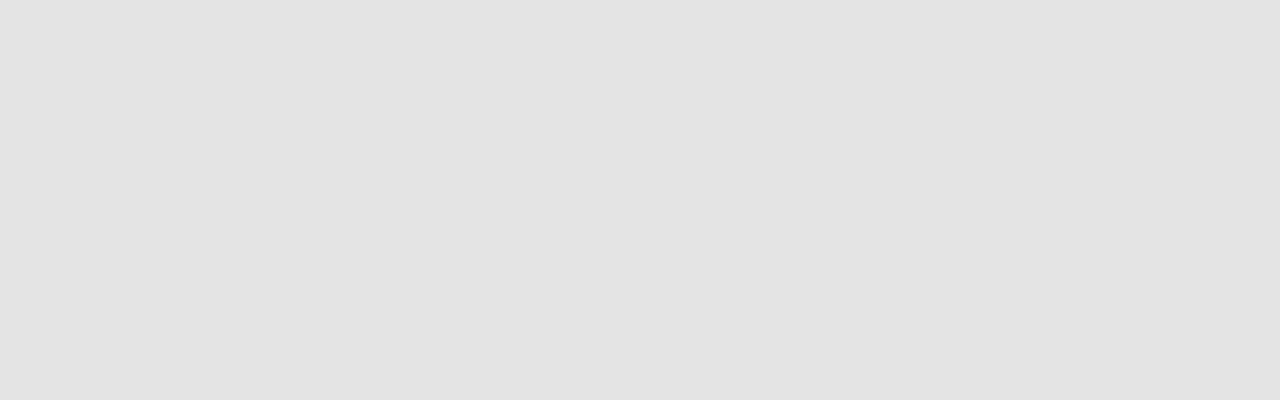
<file: others/signup.html>
<!DOCTYPE html>
<html lang="en">
<head>
    <meta charset="UTF-8">
    <meta name="viewport" content="width=device-width, initial-scale=1.0">
    <title>Zenmart</title>
    <link rel="stylesheet" href="https://cdnjs.cloudflare.com/ajax/libs/font-awesome/6.7.2/css/all.min.css">
    <link rel="stylesheet" href="../public/css/general.css">
    <link rel="stylesheet" href="../public/css/signup.css">
    <link rel="preconnect" href="https://fonts.googleapis.com" />
    <link rel="preconnect" href="https://fonts.gstatic.com" crossorigin />
    <link
      href="https://fonts.googleapis.com/css2?family=Jost:ital,wght@0,100;0,200;0,300;0,400;0,500;0,600;0,700;0,800;0,900;1,100;1,200;1,300;1,400;1,500;1,600;1,700;1,800;1,900&display=swap"
      rel="stylesheet"
    />
</head>
<body>
    <div class="login_page">
        <div class="login_frame">
            <strong>Create your account</strong>
            <div class="password_box">
                <div>
                    <span>Your Name</span>
                    <input type="text" placeholder="Ali Turfon">
                </div>
                <div>
                    <span>Username</span>
                    <input type="text" placeholder="alitfn">
                </div>
                <div>
                    <span>Your Email</span>
                    <input type="email" placeholder="creativelayers088@gmail.com">
                </div>
                <div>
                    <span>Password</span>
                    <input type="password" placeholder="Password">
                </div>
            </div>
            
            <button>Creat Account</button>
            <p>Already have an account?  <span>Sign in</span></p>
            <div class="border">
                 <div></div>
                 <span>Or</span>
                 <div></div>
            </div>
            <div class="media">
                <button class="facebook">
                     <i class="fa-brands fa-facebook-f"></i>
                </button>
                <button class="google">
                    <i class="fa-brands fa-google" style="color:red;"></i>
                </button>
                <button class="tvitter">
                    <i class="fa-brands fa-twitter" style="color: #74C0FC;"></i>
                </button>
                <button class="apple">
                    <i class="fa-brands fa-apple" style="color: #06040c;"></i>
                </button>
            </div>
        </div>
    </div>
</body>
</html>
</file>
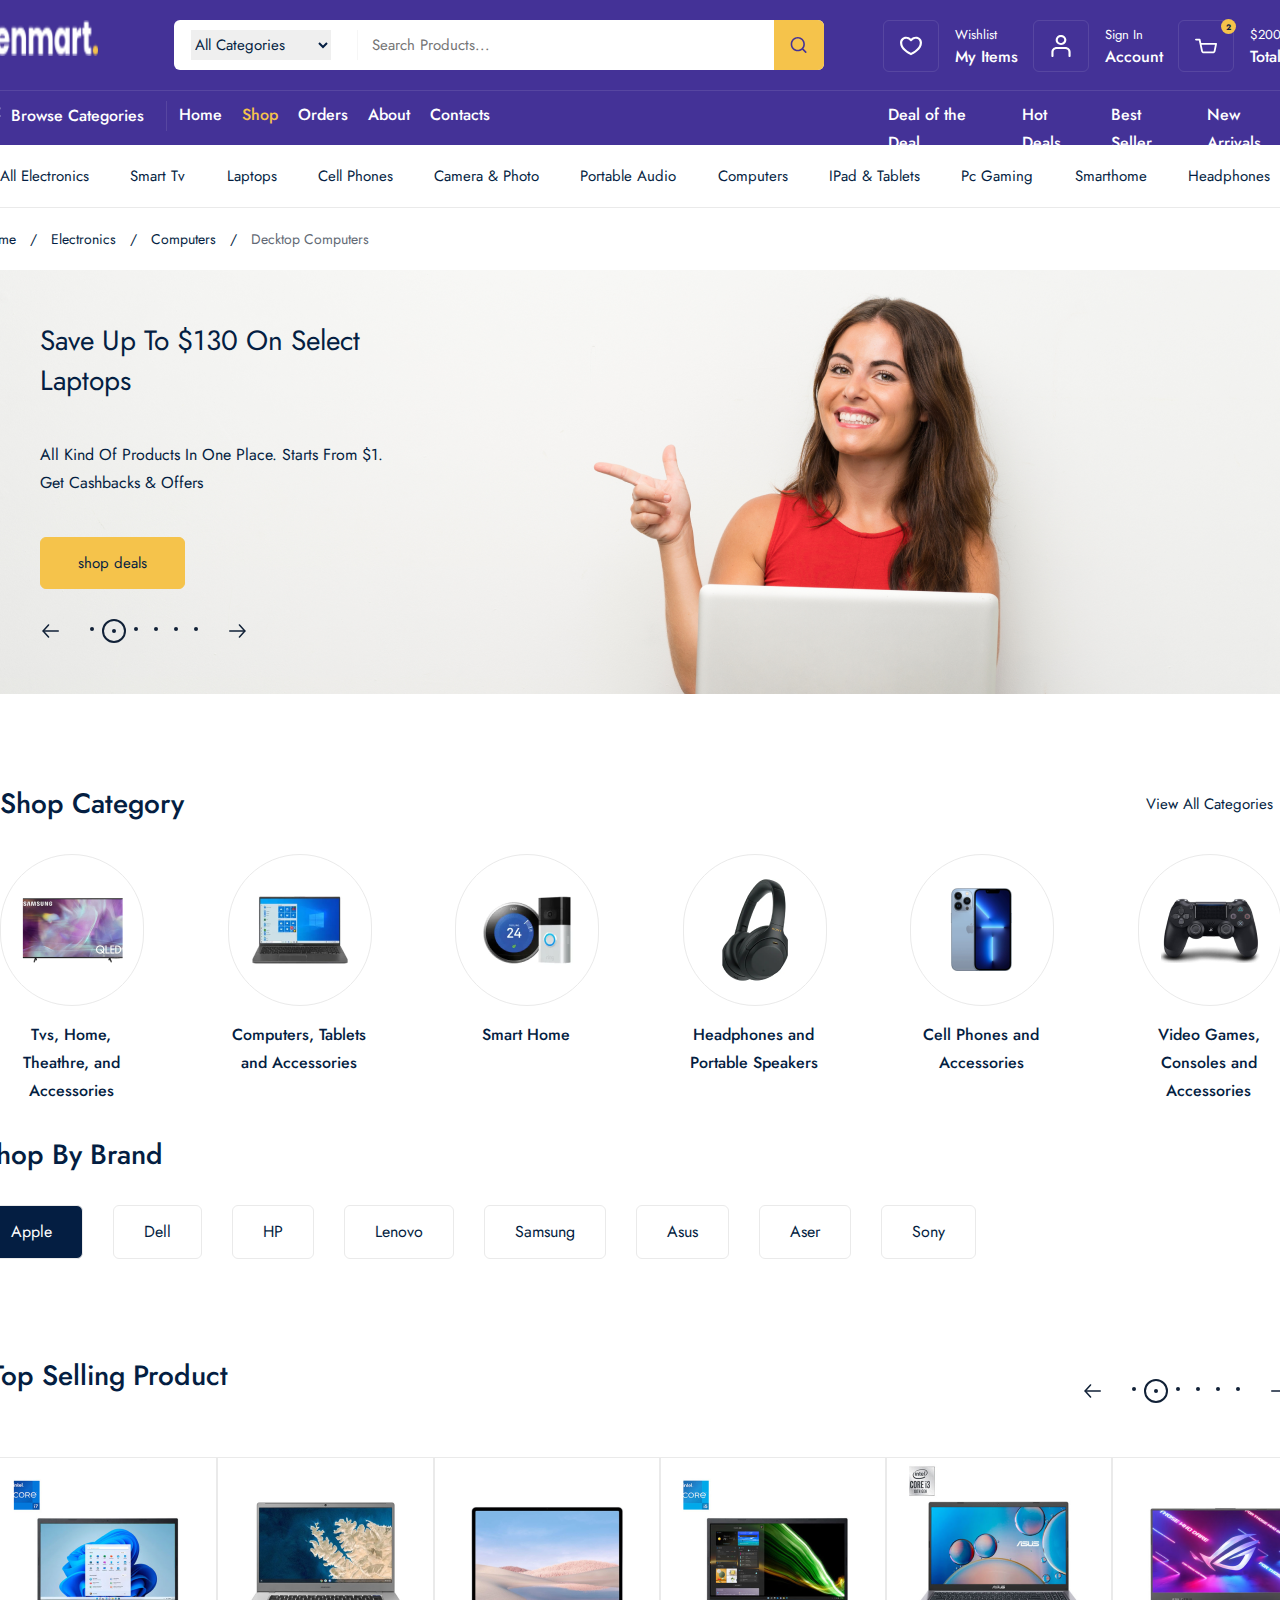
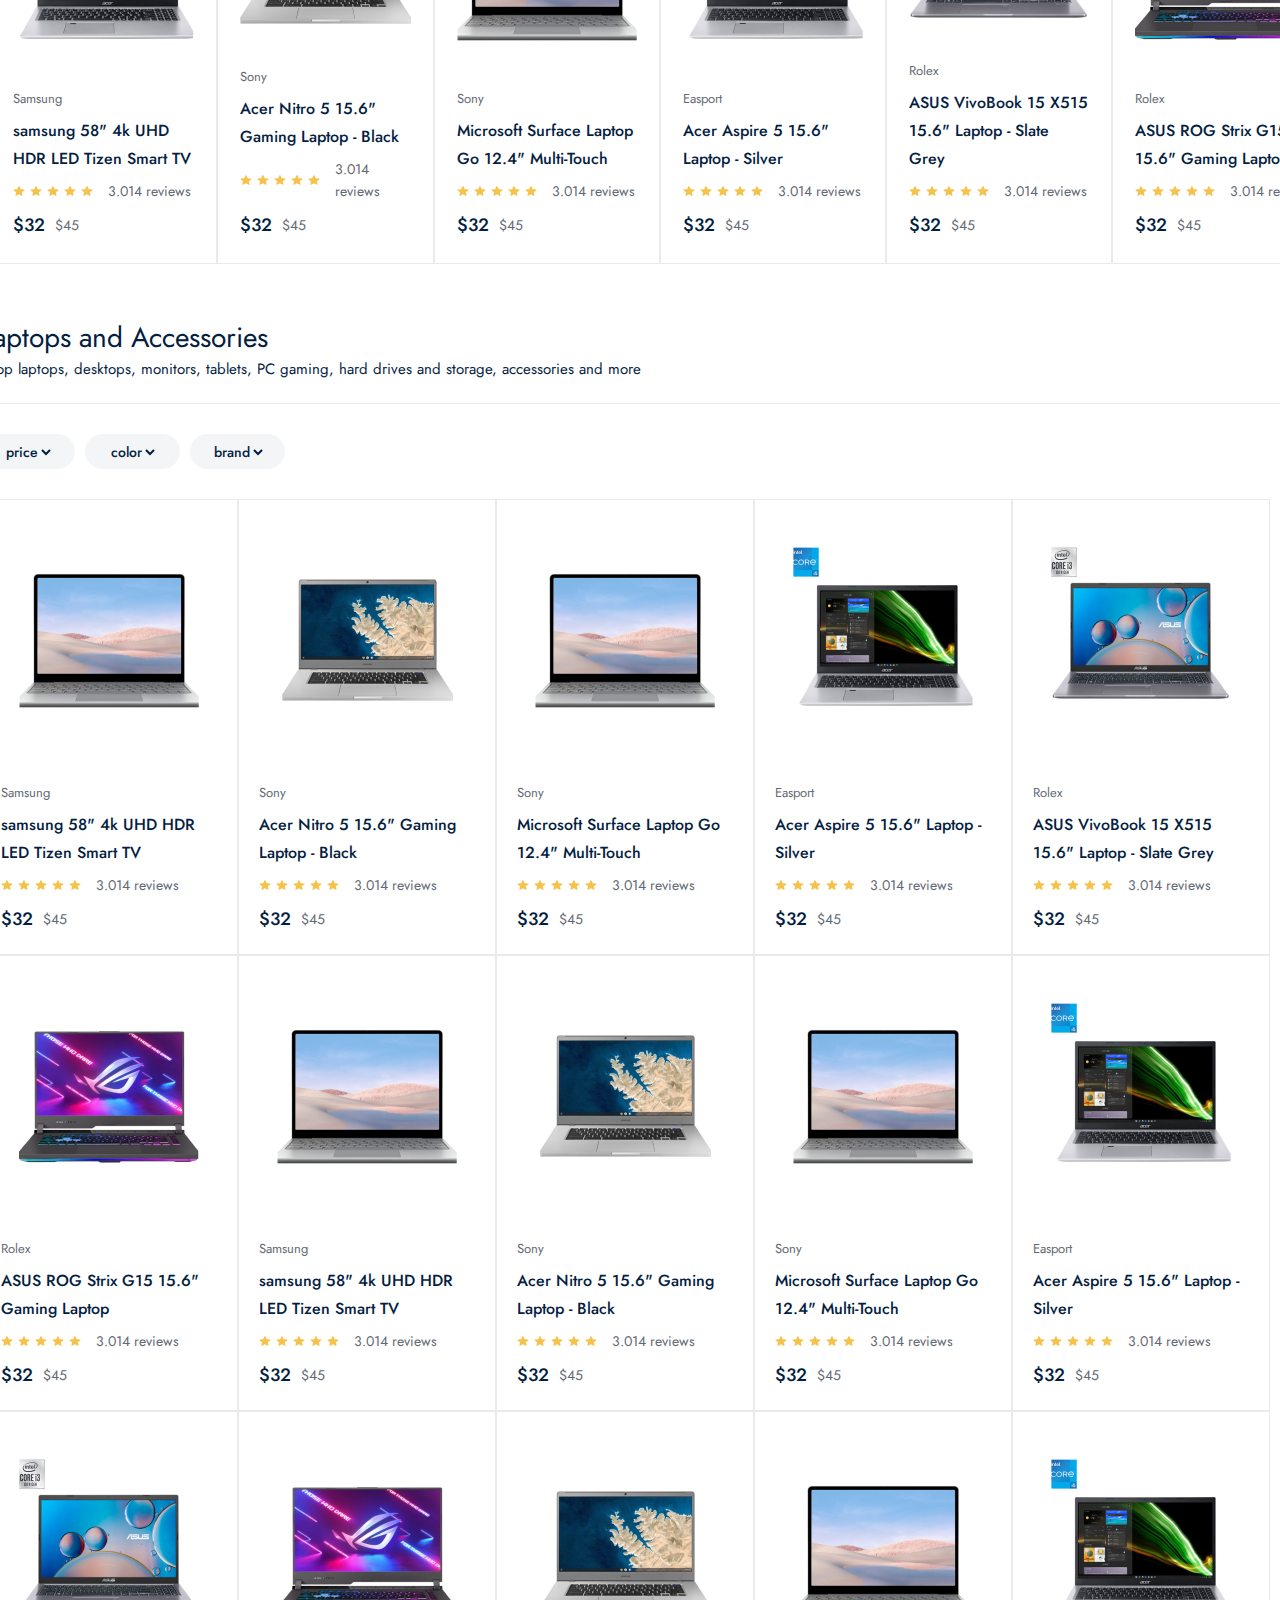
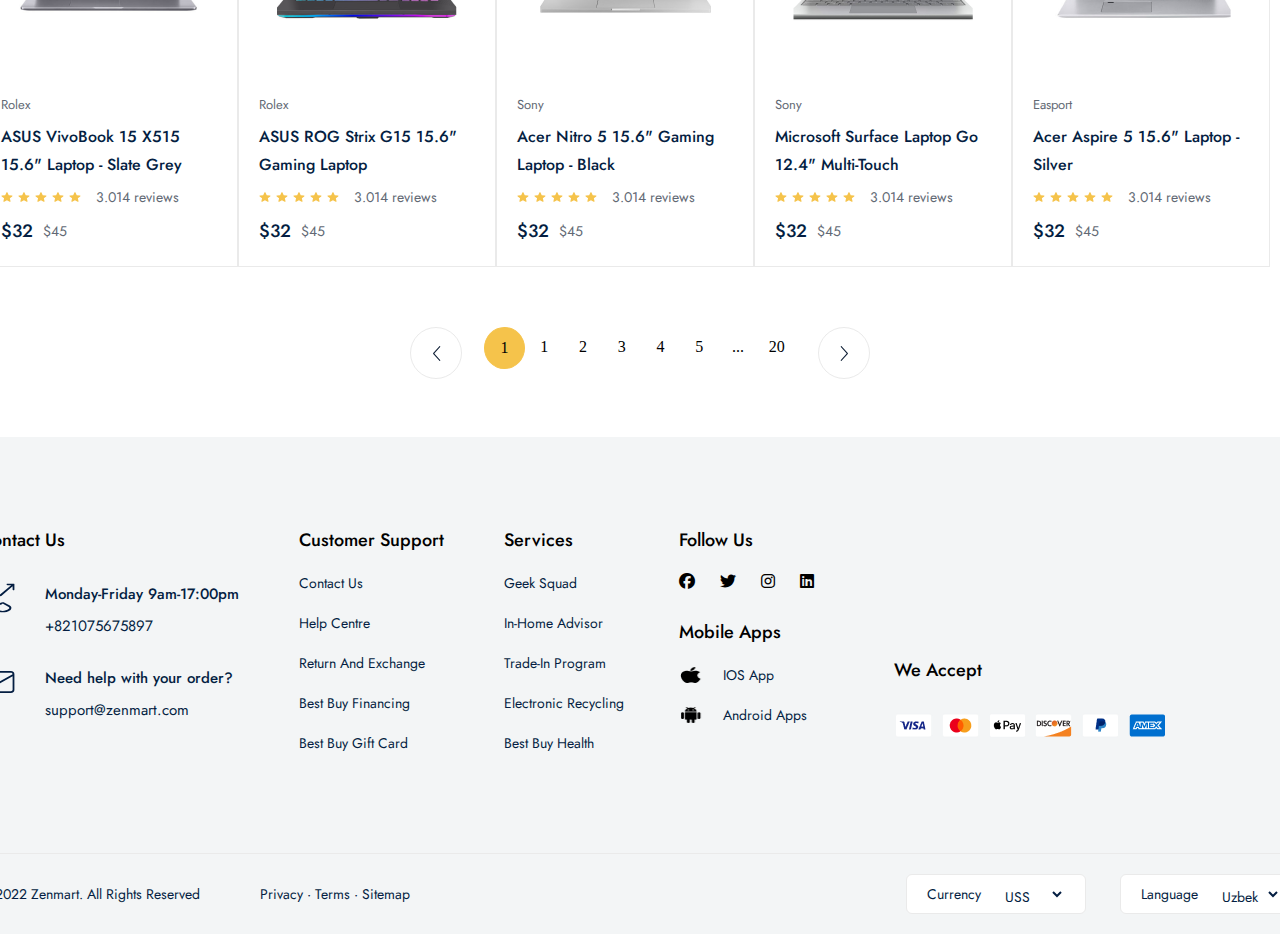
<file: product/all.html>
<!DOCTYPE html>
<html lang="en">
<head>
    <meta charset="UTF-8">
    <meta name="viewport" content="width=device-width, initial-scale=1.0">
    <title>Zenmart</title>
    <link rel="stylesheet" href="https://cdnjs.cloudflare.com/ajax/libs/font-awesome/6.7.2/css/all.min.css">
    <link rel="stylesheet" href="../public/css/general.css">
    <link rel="stylesheet" href="../public/css/product_all.css">
    <link rel="preconnect" href="https://fonts.googleapis.com" />
    <link rel="preconnect" href="https://fonts.gstatic.com" crossorigin />
    <link
      href="https://fonts.googleapis.com/css2?family=Jost:ital,wght@0,100;0,200;0,300;0,400;0,500;0,600;0,700;0,800;0,900;1,100;1,200;1,300;1,400;1,500;1,600;1,700;1,800;1,900&display=swap"
      rel="stylesheet"
    />
</head>
<body>
    <div class="navbar_frame">
        <div class="container">
            <div class="navbar_top">
                <a href="../index.html">
                
                <img src="../public/pictures/Zenmart..png" alt=""></a>
                <div class="nav_search_frame">
                    <div class="search_box">
                        <div class="category_list">
                            <select>
                                <option value="selected"> All Categories</option>
                                <option value=""> Computer</option>
                            </select>
                        </div>
                    
                    <input type="search" placeholder="Search Products...">
                    </div>
                    <div class="search_icon_box">
                        <img src=".././public/pictures/search.svg" alt="">
                    </div>
                </div>
                <div class="nav_top_menu">
                    <a href="../order/cart.html">
                        <div class="top_menu_box">
                            <div class="box_icon_box">
                            <img src="../public/pictures/heart.svg" alt="">
                            </div>
                        
                        <div class="box_info_box">
                            <span>Wishlist</span>
                            <strong>My Items</strong>
                        </div>
                        </div>
                    </a>
                     <a href="../others/login.html">
                        <div class="top_menu_box">
                            <div class="box_icon_box">
                            <img src="../public/pictures/user.svg" alt="">
                            </div>
                        
                        <div class="box_info_box">
                            <span>Sign In</span>
                            <strong>Account</strong>
                        </div>
                        </div>
                    </a>
                     <a href="./order/cart.html">
                        <div class="top_menu_box">
                            <div class="box_icon_box">
                                <div class="basket_count">2</div>
                            <img src="../public/pictures/savatcha.svg" alt="">
                            </div>
                        
                        <div class="box_info_box">
                            <span>$200,99</span>
                            <strong>Total</strong>
                        </div>
                        </div>
                    </a>
                </div>
                </div>
            <div class="navbar_bott">
                <div class="navbar_bott_menu_box">
                    <div class="browse_box">
                        <img src="../public/pictures/browse.svg" alt="">
                        <span> Browse Categories</span>
                    </div>
                    <div class="navbar_route_menu">
                        <div class="router_menu">
                            <a href="../index.html" >Home</a>
                        </div>
                         <div class="router_menu">
                            <a href="./all.html" class="active" >Shop</a>
                        </div>
                         <div class="router_menu">
                            <a href="../order/cart.html">Orders</a>
                        </div>
                         <div class="router_menu">
                            <a href="../others/about.html">About</a>
                        </div>
                         <div class="router_menu">
                            <a href="../others/contact.html">Contacts</a>
                        </div>
                    </div>
                    <div class="sorting_menu">
                        <span>Deal of the Deal</span>
                        <span>Hot Deals</span>
                        <span>Best Seller</span>
                        <span>New Arrivals</span>
                    </div>
                </div>
            </div>
        </div>
    </div>
    <div class="shop_page">
        <div class="product_category_frame">
            <div class="container">
                <div class="product_category_box">
                    <a href="">all Electronics</a>
                    <a href="">smart tv</a>
                    <a href="" class="active">laptops </a>
                    <a href="">cell phones</a>
                    <a href="">camera & photo</a>
                    <a href="">portable audio</a>
                    <a href="">computers</a>
                    <a href="">iPad & tablets</a>
                    <a href="">pc gaming</a>
                    <a href="">smarthome</a>
                    <a href="">Headphones</a>
                </div>
            </div>
        </div>
        <div class="page_router">
            
                <span>Home</span>
                <span class="drop">/</span>
                <span>Electronics</span>
                <span class="drop">/</span>
                <span>Computers</span>
                <span class="drop">/</span>
                <span class="active">Decktop Computers</span>
            
        </div>
        <div class="shop_frame">
            <div class="container">
                <div class="shop_frame_box">
                   <div class="shop_frame_main">
                       <div class="content_box">
                         <strong>save up to $130 on select
                             laptops</strong>
                         <span>All kind of products in one place. Starts from $1. Get cashbacks & offers</span>
                         <button>shop deals</button>
                       </div>
                       <div class="pagionation_box" style="justify-content: flex-start;">
                <div class="pagionation_main">
                   <img src="../public/pictures/images/icons/arrow-prev_next.svg" alt="">
                    <div class="pagionation_dot">
                        <div class="dot">
                            <div></div>
                        </div>
                         <div class="dot active">
                            <div></div>
                        </div>
                         <div class="dot">
                            <div></div>
                        </div>
                        <div class="dot">
                            <div></div>
                        </div>
                        <div class="dot">
                            <div></div>
                        </div>
                        <div class="dot">
                            <div></div>
                        </div>
                        
                    </div>
                   <img src="../public/pictures/images/icons/arrow-prev_next.svg" alt=""  style="transform: scaleX(-1);">
                </div>
                       </div>
                    </div>
                    
                </div>
               
            </div>
        </div>
         <div class="shop_category_frame">
        <div class="container">
            <div class="category_top">
                <span>Shop Category</span>
                <a href="./product/all.html">View All Categories</a>
            </div>
            <div class="category_wrapper">
                <div class="category_box">
                    <div class="category_image_box">
                        <img src="../public/pictures/images/category/tv.png" alt="">
                    </div>
                    <span>Tvs, Home, Theathre, and Accessories</span>
                </div>
                 <div class="category_box">
                    <div class="category_image_box">
                        <img src="../public/pictures/images/category/computer.png" alt="">
                    </div>
                    <span>Computers, Tablets and Accessories</span>
                </div>
                 <div class="category_box">
                    <div class="category_image_box">
                        <img src="../public/pictures/images/category/smart.png" alt="">
                    </div>
                    <span>Smart 
                        Home</span>
                </div>
                 <div class="category_box">
                    <div class="category_image_box">
                        <img src="../public/pictures/images/category/headphone.png" alt="">
                    </div>
                    <span>Headphones and Portable Speakers</span>
                </div>
                 <div class="category_box">
                    <div class="category_image_box">
                        <img src="../public/pictures/images/category/phone.png" alt="">
                    </div>
                    <span>Cell Phones and Accessories</span>
                </div>
                 <div class="category_box">
                    <div class="category_image_box">
                        <img src="../public/pictures/images/category/game.png" alt="">
                    </div>
                    <span>Video Games, Consoles and Accessories</span>
                </div>
            </div>
        </div>
         </div>
       <div class="brand_frame">
          <div class="container">
              <div class="brand_box">
                 <div class="content_top">
                    <span>shop by brand</span>
                 </div>
                 <div class="content_bottom">
                    <div class="content_bottom_box">
                       <a href="" class="active" style="background: #041e42; color: #ffff;" >apple </a>
                       <a href="">dell</a>
                        <a href="">HP</a>
                       <a href="">lenovo</a>
                        <a href="">samsung</a>
                         <a href="">asus</a>
                       <a href="">aser</a>
                       <a href="">sony</a>
                    </div>
                 </div>
              </div>
          </div>
       </div>
       <div class="top_selling_frame">
          <div class="container">
              <div class="top_selling_box">
                 <div class="category_top">
                    <span>top selling product</span>
                    <div class="pagionation_box" style="justify-content: end;">
                         <div class="pagionation_main">
                          <img src="../public/pictures/images/icons/arrow-prev_next.svg" alt="">
                         <div class="pagionation_dot">
                           <div class="dot">
                            <div></div>
                        </div>
                         <div class="dot active">
                            <div></div>
                        </div>
                         <div class="dot">
                            <div></div>
                        </div>
                        <div class="dot">
                            <div></div>
                        </div>
                        <div class="dot">
                            <div></div>
                        </div>
                        <div class="dot">
                            <div></div>
                        </div>
                        
                    </div>
                   <img src="../public/pictures/images/icons/arrow-prev_next.svg" alt=""  style="transform: scaleX(-1);">
                </div>
                    </div>
                 </div>
              </div>
              <div class="tv_product_boxes">
                     <div class="tv_product_box">
                        <div class="product_img">
                            <a href="../product/chosenproduct.html">
                                <img src="../public/pictures/images/products/acer_laptop.png" alt="">
                            </a>
                        </div>
                        <div class="product_content_box" >
                            <span class="product_title"> Samsung</span>
                            <a href="../product/chosenproduct.html">
                                <p class="product_desc">
                                     samsung 58" 4k UHD HDR LED Tizen Smart TV
                                </p>
                            </a>
                            <div class="review_box">
                                  <img src="../public/pictures/images/icons/review.svg" alt="">
                                  <img src="../public/pictures/images/icons/review.svg" alt="">
                                  <img src="../public/pictures/images/icons/review.svg" alt="">
                                  <img src="../public/pictures/images/icons/review.svg" alt="">
                                  <img src="../public/pictures/images/icons/review.svg" alt="">
                                  <span> 3.014 reviews</span>
                                
                            </div>
                            <div class="price_box">
                                <strong>$32</strong>
                                <span>$45</span>
                            </div>
                        </div>
                    </div>
                     <div class="tv_product_box">
                        <div class="product_img">
                            <a href="../product/chosenproduct.html">
                                <img src="../public/pictures/images/products/sony_notebook.png" alt="">
                            </a>
                        </div>
                        <div class="product_content_box">
                            <span class="product_title"> Sony</span>
                            <a href="../product/chosenproduct.html">
                                <p class="product_desc">
                                     Acer Nitro 5 15.6" Gaming Laptop - Black
                                </p>
                            </a>
                            <div class="review_box">
                                  <img src="../public/pictures/images/icons/review.svg" alt="">
                                  <img src="../public/pictures/images/icons/review.svg" alt="">
                                  <img src="../public/pictures/images/icons/review.svg" alt="">
                                  <img src="../public/pictures/images/icons/review.svg" alt="">
                                  <img src="../public/pictures/images/icons/review.svg" alt="">
                                  <span>3.014 reviews</span>
                             </div>
                            <div class="price_box">
                                <strong>$32</strong>
                                <span>$45</span>
                            </div>
                        </div>
                    </div>
                     <div class="tv_product_box">
                        <div class="product_img">
                            <a href="../product/chosenproduct.html">
                                <img src="../public/pictures/images/products/sony_laptop.png" alt="">
                            </a>
                        </div>
                        <div class="product_content_box">
                            <span class="product_title">sony</span>
                            <a href="../product/chosenproduct.html">
                                <p class="product_desc">
                                     Microsoft Surface Laptop Go 12.4" Multi-Touch 

                                </p>
                            </a>
                            <div class="review_box">
                                  <img src="../public/pictures/images/icons/review.svg" alt="">
                                  <img src="../public/pictures/images/icons/review.svg" alt="">
                                  <img src="../public/pictures/images/icons/review.svg" alt="">
                                  <img src="../public/pictures/images/icons/review.svg" alt="">
                                  <img src="../public/pictures/images/icons/review.svg" alt="">
                                  <span> 3.014 reviews</span>
                                
                            </div>
                            <div class="price_box">
                                <strong>$32</strong>
                                <span>$45</span>
                            </div>
                        </div>
                    </div>
                     <div class="tv_product_box">
                        <div class="product_img">
                            <a href="../product/chosenproduct.html">
                                <img src="../public/pictures/images/products/acer_silver.png" alt="">
                            </a>
                        </div>
                        <div class="product_content_box">
                            <span class="product_title"> easport</span>
                            <a href="../product/chosenproduct.html">
                                <p class="product_desc">
                                     Acer Aspire 5 15.6" Laptop - Silver 

                                </p>
                            </a>
                            <div class="review_box">
                                  <img src="../public/pictures/images/icons/review.svg" alt="">
                                  <img src="../public/pictures/images/icons/review.svg" alt="">
                                  <img src="../public/pictures/images/icons/review.svg" alt="">
                                  <img src="../public/pictures/images/icons/review.svg" alt="">
                                  <img src="../public/pictures/images/icons/review.svg" alt="">
                                  <span> 3.014 reviews</span>
                                
                            </div>
                            <div class="price_box">
                                <strong>$32</strong>
                                <span>$45</span>
                            </div>
                        </div>
                    </div>
                     <div class="tv_product_box">
                        <div class="product_img">
                            <a href="../product/chosenproduct.html">
                                <img src="../public/pictures/images/products/asus_laptop.png" alt="">
                            </a>
                        </div>
                        <div class="product_content_box">
                            <span class="product_title"> rolex</span>
                            <a href="../product/chosenproduct.html">
                                <p class="product_desc">
                                    ASUS VivoBook 15 X515 15.6" Laptop - Slate Grey 

                                </p>
                            </a>
                            <div class="review_box">
                                  <img src="../public/pictures/images/icons/review.svg" alt="">
                                  <img src="../public/pictures/images/icons/review.svg" alt="">
                                  <img src="../public/pictures/images/icons/review.svg" alt="">
                                  <img src="../public/pictures/images/icons/review.svg" alt="">
                                  <img src="../public/pictures/images/icons/review.svg" alt="">
                                  <span> 3.014 reviews</span>
                                
                            </div>
                            <div class="price_box">
                                <strong>$32</strong>
                                <span>$45</span>
                            </div>
                        </div>
                    </div>
                     <div class="tv_product_box">
                        <div class="product_img">
                            <a href="../product/chosenproduct.html">
                                <img src="../public/pictures/images/products/rolex_laptop.png" alt="">
                            </a>
                        </div>
                        <div class="product_content_box">
                            <span class="product_title"> rolex</span>
                            <a href="../product/chosenproduct.html">
                                <p class="product_desc">
                                     ASUS ROG Strix G15 15.6" Gaming Laptop 

                                </p>
                            </a>
                            <div class="review_box">
                                  <img src="../public/pictures/images/icons/review.svg" alt="">
                                  <img src="../public/pictures/images/icons/review.svg" alt="">
                                  <img src="../public/pictures/images/icons/review.svg" alt="">
                                  <img src="../public/pictures/images/icons/review.svg" alt="">
                                  <img src="../public/pictures/images/icons/review.svg" alt="">
                                  <span> 3.014 reviews</span>
                                
                            </div>
                            <div class="price_box">
                                <strong>$32</strong>
                                <span>$45</span>
                            </div>
                        </div>
                    </div>
             </div>
             
         </div>
                  
        </div>
        <div class="all_products_frame">
            <div class="container">
                <div class="frame_info">
                    <span class="spec_title">Laptops and Accessories</span>
                    <p>
                        Shop laptops, desktops, monitors, tablets, PC gaming, hard drives and storage, accessories and more
                    </p>
                </div>
                <div class="products_filters">
                    <div class="filter_box">
                        <select name="" id="">
                            <option value=""selected disabled >price</option>
                        </select>
                    </div>
                     <div class="filter_box">
                        <select name="" id="">
                            <option value="" selected disabled >color</option>
                        </select>
                    </div>
                     <div class="filter_box">
                        <select name="" id="">
                            <option value="" selected disabled >brand</option>
                        </select>
                    </div>
                </div>
                <div class="products_wrap">
                    <div class="tv_product_box" style="width: 258px;">
                        <div class="product_img">
                            <a href="../product/chosenproduct.html">
                                <img src="../public/pictures/images/products/sony_laptop.png" alt="">
                            </a>
                        </div>
                        <div class="product_content_box">
                            <span class="product_title"> Samsung</span>
                            <a href="../product/chosenproduct.html">
                                <p class="product_desc">
                                     samsung 58" 4k UHD HDR LED Tizen Smart TV
                                </p>
                            </a>
                            <div class="review_box">
                                  <img src="../public/pictures/images/icons/review.svg" alt="">
                                  <img src="../public/pictures/images/icons/review.svg" alt="">
                                  <img src="../public/pictures/images/icons/review.svg" alt="">
                                  <img src="../public/pictures/images/icons/review.svg" alt="">
                                  <img src="../public/pictures/images/icons/review.svg" alt="">
                                  <span> 3.014 reviews</span>
                                
                            </div>
                            <div class="price_box">
                                <strong>$32</strong>
                                <span>$45</span>
                            </div>
                        </div>
                    </div>
                     <div class="tv_product_box" style="width: 258px;">
                        <div class="product_img">
                            <a href="../product/chosenproduct.html">
                                <img src="../public/pictures/images/products/sony_notebook.png" alt="">
                            </a>
                        </div>
                        <div class="product_content_box">
                            <span class="product_title"> Sony</span>
                            <a href="../product/chosenproduct.html">
                                <p class="product_desc">
                                     Acer Nitro 5 15.6" Gaming Laptop - Black

                                </p>
                            </a>
                            <div class="review_box">
                                  <img src="../public/pictures/images/icons/review.svg" alt="">
                                  <img src="../public/pictures/images/icons/review.svg" alt="">
                                  <img src="../public/pictures/images/icons/review.svg" alt="">
                                  <img src="../public/pictures/images/icons/review.svg" alt="">
                                  <img src="../public/pictures/images/icons/review.svg" alt="">
                                  <span> 3.014 reviews</span>
                                
                            </div>
                            <div class="price_box">
                                <strong>$32</strong>
                                <span>$45</span>
                            </div>
                        </div>
                    </div>
                     <div class="tv_product_box" style="width: 258px;">
                        <div class="product_img">
                            <a href="../product/chosenproduct.html">
                                <img src="../public/pictures/images/products/sony_laptop.png" alt="">
                            </a>
                        </div>
                        <div class="product_content_box">
                            <span class="product_title">sony</span>
                            <a href="../product/chosenproduct.html">
                                <p class="product_desc">
                                     Microsoft Surface Laptop Go 12.4" Multi-Touch 

                                </p>
                            </a>
                            <div class="review_box">
                                  <img src="../public/pictures/images/icons/review.svg" alt="">
                                  <img src="../public/pictures/images/icons/review.svg" alt="">
                                  <img src="../public/pictures/images/icons/review.svg" alt="">
                                  <img src="../public/pictures/images/icons/review.svg" alt="">
                                  <img src="../public/pictures/images/icons/review.svg" alt="">
                                  <span> 3.014 reviews</span>
                                
                            </div>
                            <div class="price_box">
                                <strong>$32</strong>
                                <span>$45</span>
                            </div>
                        </div>
                    </div>
                     <div class="tv_product_box" style="width: 258px;">
                        <div class="product_img">
                            <a href="../product/chosenproduct.html">
                                <img src="../public/pictures/images/products/acer_silver.png" alt="">
                            </a>
                        </div>
                        <div class="product_content_box">
                            <span class="product_title"> easport</span>
                            <a href="../product/chosenproduct.html">
                                <p class="product_desc">
                                     Acer Aspire 5 15.6" Laptop - Silver 

                                </p>
                            </a>
                            <div class="review_box">
                                  <img src="../public/pictures/images/icons/review.svg" alt="">
                                  <img src="../public/pictures/images/icons/review.svg" alt="">
                                  <img src="../public/pictures/images/icons/review.svg" alt="">
                                  <img src="../public/pictures/images/icons/review.svg" alt="">
                                  <img src="../public/pictures/images/icons/review.svg" alt="">
                                  <span> 3.014 reviews</span>
                                
                            </div>
                            <div class="price_box">
                                <strong>$32</strong>
                                <span>$45</span>
                            </div>
                        </div>
                    </div>
                     <div class="tv_product_box" style="width: 258px;">
                        <div class="product_img">
                            <a href="../product/chosenproduct.html">
                                <img src="../public/pictures/images/products/asus_laptop.png" alt="">
                            </a>
                        </div>
                        <div class="product_content_box">
                            <span class="product_title"> rolex</span>
                            <a href="../product/chosenproduct.html">
                                <p class="product_desc">
                                    ASUS VivoBook 15 X515 15.6" Laptop - Slate Grey 

                                </p>
                            </a>
                            <div class="review_box">
                                  <img src="../public/pictures/images/icons/review.svg" alt="">
                                  <img src="../public/pictures/images/icons/review.svg" alt="">
                                  <img src="../public/pictures/images/icons/review.svg" alt="">
                                  <img src="../public/pictures/images/icons/review.svg" alt="">
                                  <img src="../public/pictures/images/icons/review.svg" alt="">
                                  <span> 3.014 reviews</span>
                                
                            </div>
                            <div class="price_box">
                                <strong>$32</strong>
                                <span>$45</span>
                            </div>
                        </div>
                    </div>
                     <div class="tv_product_box" style="width: 258px;">
                        <div class="product_img">
                            <a href="../product/chosenproduct.html">
                                <img src="../public/pictures/images/products/rolex_laptop.png" alt="">
                            </a>
                        </div>
                        <div class="product_content_box">
                            <span class="product_title"> rolex</span>
                            <a href="../product/chosenproduct.html">
                                <p class="product_desc">
                                     ASUS ROG Strix G15 15.6" Gaming Laptop 

                                </p>
                            </a>
                            <div class="review_box">
                                  <img src="../public/pictures/images/icons/review.svg" alt="">
                                  <img src="../public/pictures/images/icons/review.svg" alt="">
                                  <img src="../public/pictures/images/icons/review.svg" alt="">
                                  <img src="../public/pictures/images/icons/review.svg" alt="">
                                  <img src="../public/pictures/images/icons/review.svg" alt="">
                                  <span> 3.014 reviews</span>
                                
                            </div>
                            <div class="price_box">
                                <strong>$32</strong>
                                <span>$45</span>
                            </div>
                        </div>
                    </div>
                    <div class="tv_product_box" style="width: 258px;">
                        <div class="product_img">
                            <a href="../product/chosenproduct.html">
                                <img src="../public/pictures/images/products/sony_laptop.png" alt="">
                            </a>
                        </div>
                        <div class="product_content_box">
                            <span class="product_title"> Samsung</span>
                            <a href="../product/chosenproduct.html">
                                <p class="product_desc">
                                     samsung 58" 4k UHD HDR LED Tizen Smart TV
                                </p>
                            </a>
                            <div class="review_box">
                                  <img src="../public/pictures/images/icons/review.svg" alt="">
                                  <img src="../public/pictures/images/icons/review.svg" alt="">
                                  <img src="../public/pictures/images/icons/review.svg" alt="">
                                  <img src="../public/pictures/images/icons/review.svg" alt="">
                                  <img src="../public/pictures/images/icons/review.svg" alt="">
                                  <span> 3.014 reviews</span>
                                
                            </div>
                            <div class="price_box">
                                <strong>$32</strong>
                                <span>$45</span>
                            </div>
                        </div>
                    </div>
                     <div class="tv_product_box" style="width: 258px;">
                        <div class="product_img">
                            <a href="../product/chosenproduct.html">
                                <img src="../public/pictures/images/products/sony_notebook.png" alt="">
                            </a>
                        </div>
                        <div class="product_content_box">
                            <span class="product_title"> Sony</span>
                            <a href="../product/chosenproduct.html">
                                <p class="product_desc">
                                     Acer Nitro 5 15.6" Gaming Laptop - Black

                                </p>
                            </a>
                            <div class="review_box">
                                  <img src="../public/pictures/images/icons/review.svg" alt="">
                                  <img src="../public/pictures/images/icons/review.svg" alt="">
                                  <img src="../public/pictures/images/icons/review.svg" alt="">
                                  <img src="../public/pictures/images/icons/review.svg" alt="">
                                  <img src="../public/pictures/images/icons/review.svg" alt="">
                                  <span> 3.014 reviews</span>
                                
                            </div>
                            <div class="price_box">
                                <strong>$32</strong>
                                <span>$45</span>
                            </div>
                        </div>
                    </div>
                     <div class="tv_product_box" style="width: 258px;">
                        <div class="product_img">
                            <a href="../product/chosenproduct.html">
                                <img src="../public/pictures/images/products/sony_laptop.png" alt="">
                            </a>
                        </div>
                        <div class="product_content_box">
                            <span class="product_title">sony</span>
                            <a href="../product/chosenproduct.html">
                                <p class="product_desc">
                                     Microsoft Surface Laptop Go 12.4" Multi-Touch 

                                </p>
                            </a>
                            <div class="review_box">
                                  <img src="../public/pictures/images/icons/review.svg" alt="">
                                  <img src="../public/pictures/images/icons/review.svg" alt="">
                                  <img src="../public/pictures/images/icons/review.svg" alt="">
                                  <img src="../public/pictures/images/icons/review.svg" alt="">
                                  <img src="../public/pictures/images/icons/review.svg" alt="">
                                  <span> 3.014 reviews</span>
                                
                            </div>
                            <div class="price_box">
                                <strong>$32</strong>
                                <span>$45</span>
                            </div>
                        </div>
                    </div>
                     <div class="tv_product_box" style="width: 258px;">
                        <div class="product_img">
                            <a href="../product/chosenproduct.html">
                                <img src="../public/pictures/images/products/acer_silver.png" alt="">
                            </a>
                        </div>
                        <div class="product_content_box">
                            <span class="product_title"> easport</span>
                            <a href="../product/chosenproduct.html">
                                <p class="product_desc">
                                     Acer Aspire 5 15.6" Laptop - Silver 

                                </p>
                            </a>
                            <div class="review_box">
                                  <img src="../public/pictures/images/icons/review.svg" alt="">
                                  <img src="../public/pictures/images/icons/review.svg" alt="">
                                  <img src="../public/pictures/images/icons/review.svg" alt="">
                                  <img src="../public/pictures/images/icons/review.svg" alt="">
                                  <img src="../public/pictures/images/icons/review.svg" alt="">
                                  <span> 3.014 reviews</span>
                                
                            </div>
                            <div class="price_box">
                                <strong>$32</strong>
                                <span>$45</span>
                            </div>
                        </div>
                    </div>
                     <div class="tv_product_box" style="width: 258px;">
                        <div class="product_img">
                            <a href="../product/chosenproduct.html">
                                <img src="../public/pictures/images/products/asus_laptop.png" alt="">
                            </a>
                        </div>
                        <div class="product_content_box">
                            <span class="product_title"> rolex</span>
                            <a href="../product/chosenproduct.html">
                                <p class="product_desc">
                                    ASUS VivoBook 15 X515 15.6" Laptop - Slate Grey 

                                </p>
                            </a>
                            <div class="review_box">
                                  <img src="../public/pictures/images/icons/review.svg" alt="">
                                  <img src="../public/pictures/images/icons/review.svg" alt="">
                                  <img src="../public/pictures/images/icons/review.svg" alt="">
                                  <img src="../public/pictures/images/icons/review.svg" alt="">
                                  <img src="../public/pictures/images/icons/review.svg" alt="">
                                  <span> 3.014 reviews</span>
                                
                            </div>
                            <div class="price_box">
                                <strong>$32</strong>
                                <span>$45</span>
                            </div>
                        </div>
                    </div>
                     <div class="tv_product_box" style="width: 258px;">
                        <div class="product_img">
                            <a href="../product/chosenproduct.html">
                                <img src="../public/pictures/images/products/rolex_laptop.png" alt="">
                            </a>
                        </div>
                        <div class="product_content_box">
                            <span class="product_title"> rolex</span>
                            <a href="../product/chosenproduct.html">
                                <p class="product_desc">
                                     ASUS ROG Strix G15 15.6" Gaming Laptop 

                                </p>
                            </a>
                            <div class="review_box">
                                  <img src="../public/pictures/images/icons/review.svg" alt="">
                                  <img src="../public/pictures/images/icons/review.svg" alt="">
                                  <img src="../public/pictures/images/icons/review.svg" alt="">
                                  <img src="../public/pictures/images/icons/review.svg" alt="">
                                  <img src="../public/pictures/images/icons/review.svg" alt="">
                                  <span> 3.014 reviews</span>
                                
                            </div>
                            <div class="price_box">
                                <strong>$32</strong>
                                <span>$45</span>
                            </div>
                        </div>
                    </div>
                     <div class="tv_product_box" style="width: 258px;">
                        <div class="product_img">
                            <a href="../product/chosenproduct.html">
                                <img src="../public/pictures/images/products/sony_notebook.png" alt="">
                            </a>
                        </div>
                        <div class="product_content_box">
                            <span class="product_title"> Sony</span>
                            <a href="../product/chosenproduct.html">
                                <p class="product_desc">
                                     Acer Nitro 5 15.6" Gaming Laptop - Black

                                </p>
                            </a>
                            <div class="review_box">
                                  <img src="../public/pictures/images/icons/review.svg" alt="">
                                  <img src="../public/pictures/images/icons/review.svg" alt="">
                                  <img src="../public/pictures/images/icons/review.svg" alt="">
                                  <img src="../public/pictures/images/icons/review.svg" alt="">
                                  <img src="../public/pictures/images/icons/review.svg" alt="">
                                  <span> 3.014 reviews</span>
                                
                            </div>
                            <div class="price_box">
                                <strong>$32</strong>
                                <span>$45</span>
                            </div>
                        </div>
                    </div>
                     <div class="tv_product_box" style="width: 258px;">
                        <div class="product_img">
                            <a href="../product/chosenproduct.html">
                                <img src="../public/pictures/images/products/sony_laptop.png" alt="">
                            </a>
                        </div>
                        <div class="product_content_box">
                            <span class="product_title">sony</span>
                            <a href="../product/chosenproduct.html">
                                <p class="product_desc">
                                     Microsoft Surface Laptop Go 12.4" Multi-Touch 

                                </p>
                            </a>
                            <div class="review_box">
                                  <img src="../public/pictures/images/icons/review.svg" alt="">
                                  <img src="../public/pictures/images/icons/review.svg" alt="">
                                  <img src="../public/pictures/images/icons/review.svg" alt="">
                                  <img src="../public/pictures/images/icons/review.svg" alt="">
                                  <img src="../public/pictures/images/icons/review.svg" alt="">
                                  <span> 3.014 reviews</span>
                                
                            </div>
                            <div class="price_box">
                                <strong>$32</strong>
                                <span>$45</span>
                            </div>
                        </div>
                    </div>
                     <div class="tv_product_box" style="width: 258px;">
                        <div class="product_img">
                            <a href="../product/chosenproduct.html">
                                <img src="../public/pictures/images/products/acer_silver.png" alt="">
                            </a>
                        </div>
                        <div class="product_content_box">
                            <span class="product_title"> easport</span>
                            <a href="../product/chosenproduct.html">
                                <p class="product_desc">
                                     Acer Aspire 5 15.6" Laptop - Silver 

                                </p>
                            </a>
                            <div class="review_box">
                                  <img src="../public/pictures/images/icons/review.svg" alt="">
                                  <img src="../public/pictures/images/icons/review.svg" alt="">
                                  <img src="../public/pictures/images/icons/review.svg" alt="">
                                  <img src="../public/pictures/images/icons/review.svg" alt="">
                                  <img src="../public/pictures/images/icons/review.svg" alt="">
                                  <span> 3.014 reviews</span>
                                
                            </div>
                            <div class="price_box">
                                <strong>$32</strong>
                                <span>$45</span>
                            </div>
                        </div>
                    </div>
                </div>
                <div class="pro_pagination_box">
                    <div class="next_prev_btn">
                        <img src="../public/pictures/images/icons/next.svg" alt="">
                    </div>
                    <div class="pagination_number_wrap">
                        <div class="pagination_number_box active" >1</div>
                        <div class="pagination_number_box">1</div>
                        <div class="pagination_number_box">2</div>
                        <div class="pagination_number_box">3</div>
                        <div class="pagination_number_box">4</div>
                        <div class="pagination_number_box">5</div>
                        <div class="pagination_number_box">...</div>
                        <div class="pagination_number_box">20</div>


                    </div>
                    <div class="next_prev_btn">
                        <img src="../public/pictures/images/icons/next.svg" style="transform: scale(-1);" alt="">
                    </div>
                </div>
            </div>
        </div>
    </div>
  
     <div class="footer_frame">
         <div class="container">
            <div class="footer_top">
                <div class="footer_contact_box">
                    <span class="footer_spec_title">contact us</span>
                    <div class="contact_main">
                        <img src="../public/pictures/images/icons/phone-call.svg" alt="">
                        <div>
                            <strong>Monday-Friday  9am-17:00pm</strong>
                            <span> +821075675897</span>
                        </div>
                    </div>
                    <div class="contact_main">
                        <img src="../public/pictures/images/icons/email.svg" alt="">
                        <div>
                            <strong>Need help with your order?</strong>
                            <span> support@zenmart.com</span>
                        </div>
                    </div>
                </div>
                <div class="footer_support_box">
                    <span class="footer_spec_title" style="margin-bottom: 10px;">customer support</span>
                    <a href="">contact us</a>
                    <a href="">help centre</a>
                    <a href="">return and exchange</a>
                    <a href="">best buy financing</a>
                    <a href="">best buy gift card</a>
                </div>
                <div class="footer_support_box">
                    <span class="footer_spec_title" style="margin-bottom: 10px;" >services</span>
                    <a href="">geek squad</a>
                    <a href="">in-home advisor</a>
                    <a href="">trade-in program</a>
                    <a href="">electronic recycling</a>
                    <a href="">best buy health</a>     
                </div>
                <div class="footer_media_box">
                    <div class="footer_media_main">
                        <span class="footer_spec_title" style="margin-bottom: 20px;">follow us</span>
                        <div class="media_box">
                            <i class="fa-brands fa-facebook"></i>
                            <i class="fa-brands fa-twitter"></i>
                            <i class="fa-brands fa-instagram"></i>
                            <i class="fa-brands fa-linkedin"></i>
                        </div>
                    </div>
                    <div class="footer_media_main" style="margin-top: 30px;">
                        <span class="footer_spec_title"  style="margin-bottom: 20px;">mobile apps</span>
                        <div class="mobile_app_box">
                           <img src="../public/pictures/images/icons/apple_icon.png" alt="">
                           <span>IOS App</span>
                        </div>
                         <div class="mobile_app_box">
                           <img src="../public/pictures/images/icons/android_icon.png" alt="">
                           <span>Android Apps</span>
                        </div>
                    </div>
                </div>
                <div class="footer_media_box">
                    <div class="footer_media_main" style="margin-top: 130px;">
                        <span class="footer_spec_title">we accept</span>
                        <div class="card_box">
                            <img src="../public/pictures/images/icons/visa.png" alt="">
                            <img src="../public/pictures/images/icons/master_card.png" alt="">
                            <img src="../public/pictures/images/icons/apple_pay.png" alt="">
                            <img src="../public/pictures/images/icons/dicvover.png" alt="">
                            <img src="../public/pictures/images/icons/paypal.png" alt="">
                            <img src="../public/pictures/images/icons/amex.png" alt="">
                        </div>
                    </div>
                </div>
            </div>
            <div class="footer_bottom">
                <div class="footer_main">
                  <div class="footer_bottom_left">
                    <span>© 2022 Zenmart. All Rights Reserved</span>
                     <span>Privacy  ·  Terms  ·  Sitemap</span>
                  </div>
                  <div class="footer_bottom_right">
                     <div class="footer_select_box">
                        <span>Currency</span>
                        <select name="" id="">
                            <option value="USD">USD</option>
                            <option value="USS" selected> USS</option>
                        </select>
                     </div>
                     <div class="footer_select_box">
                        <span>Language</span>
                        <select name="" id="">
                            <option value="English">English</option>
                            <option value="Uzbek" selected> Uzbek</option>
                        </select>
                     </div>
                  </div>
                </div>
            </div>
         </div>
       </div>
</body>
</html>
</file>
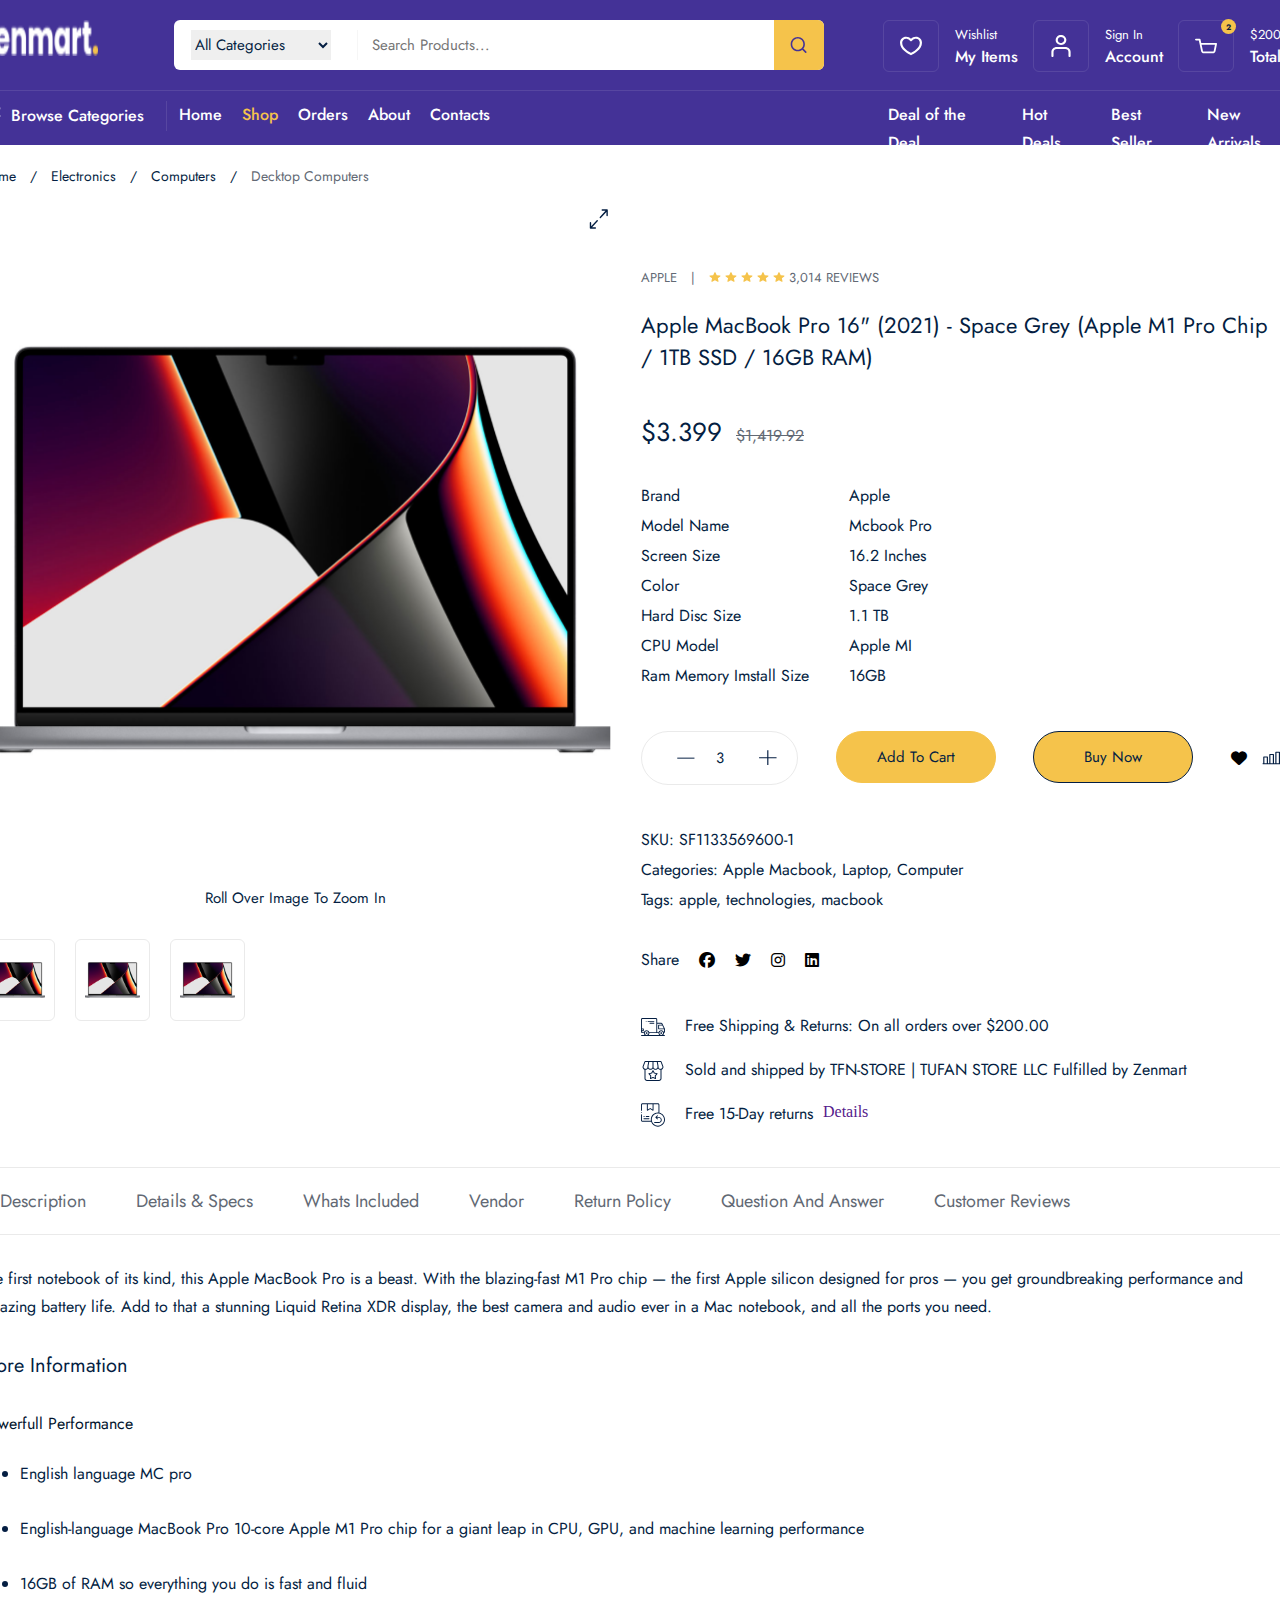
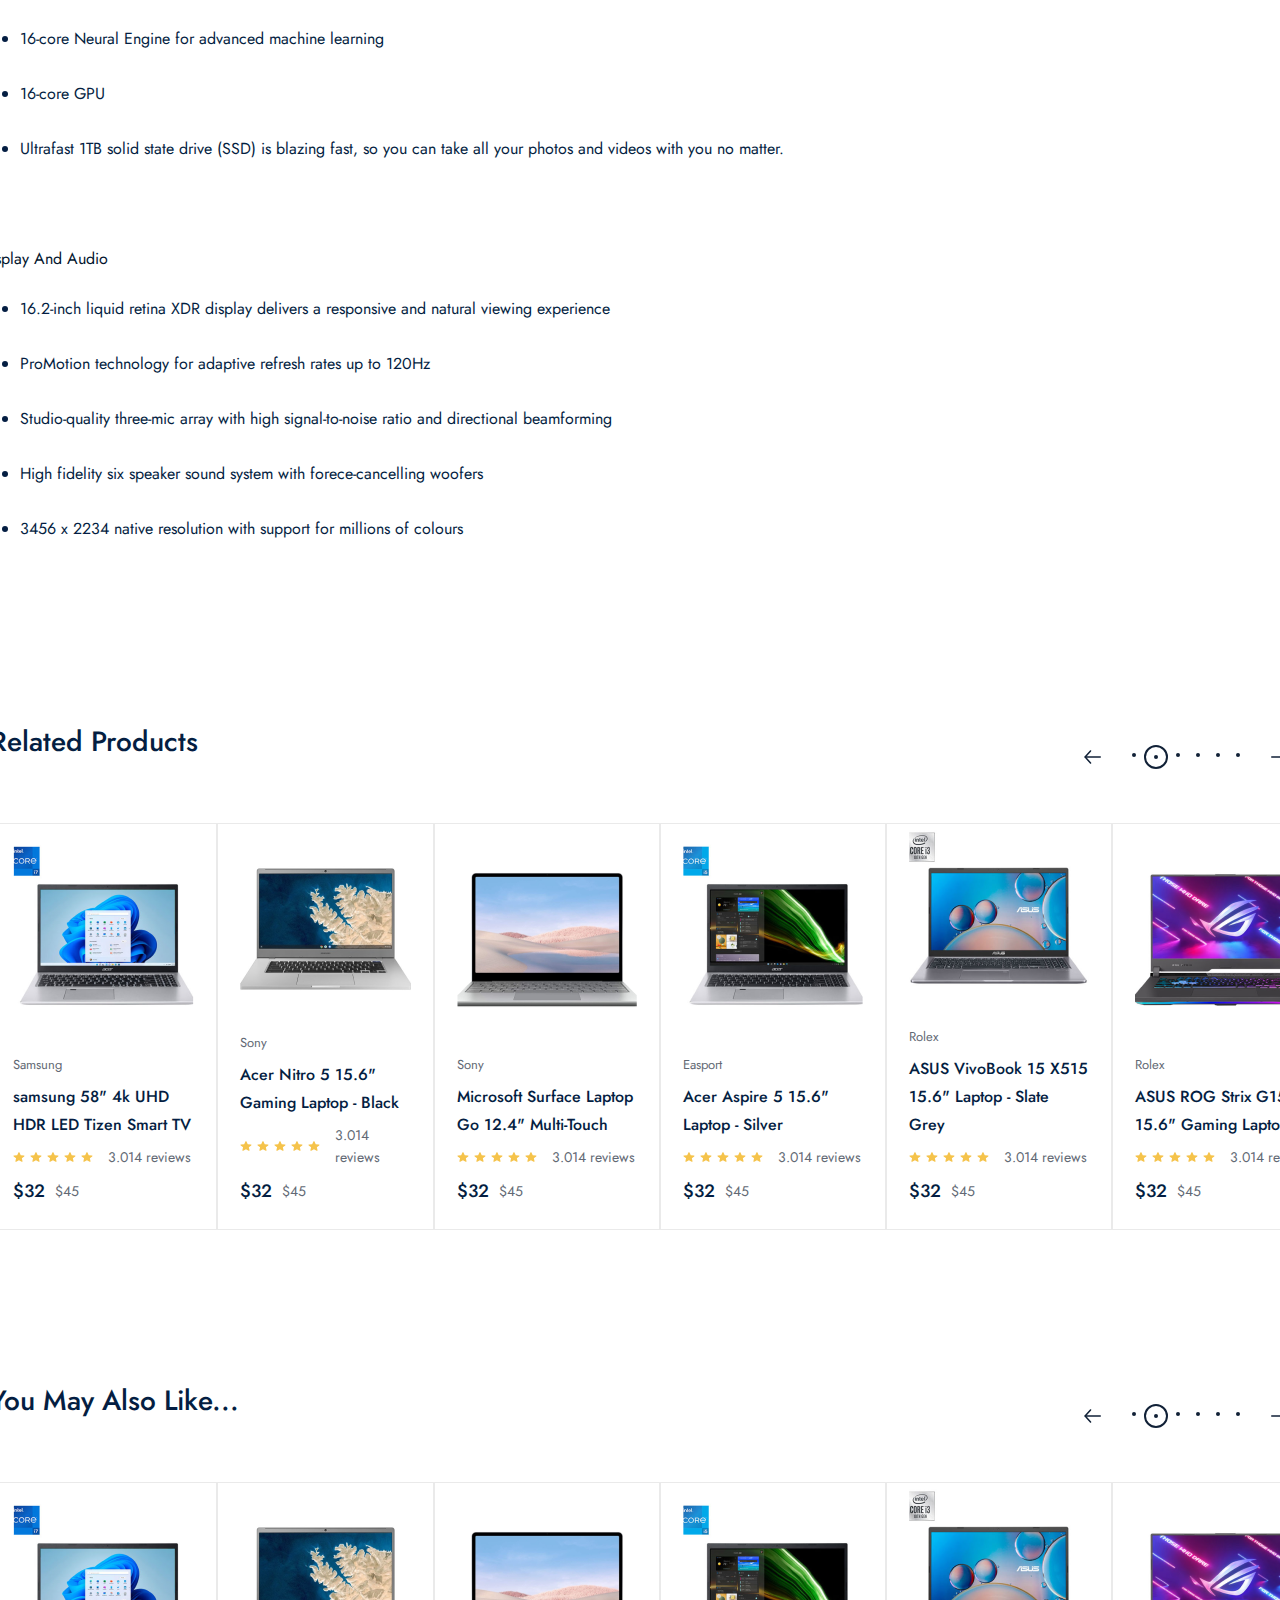
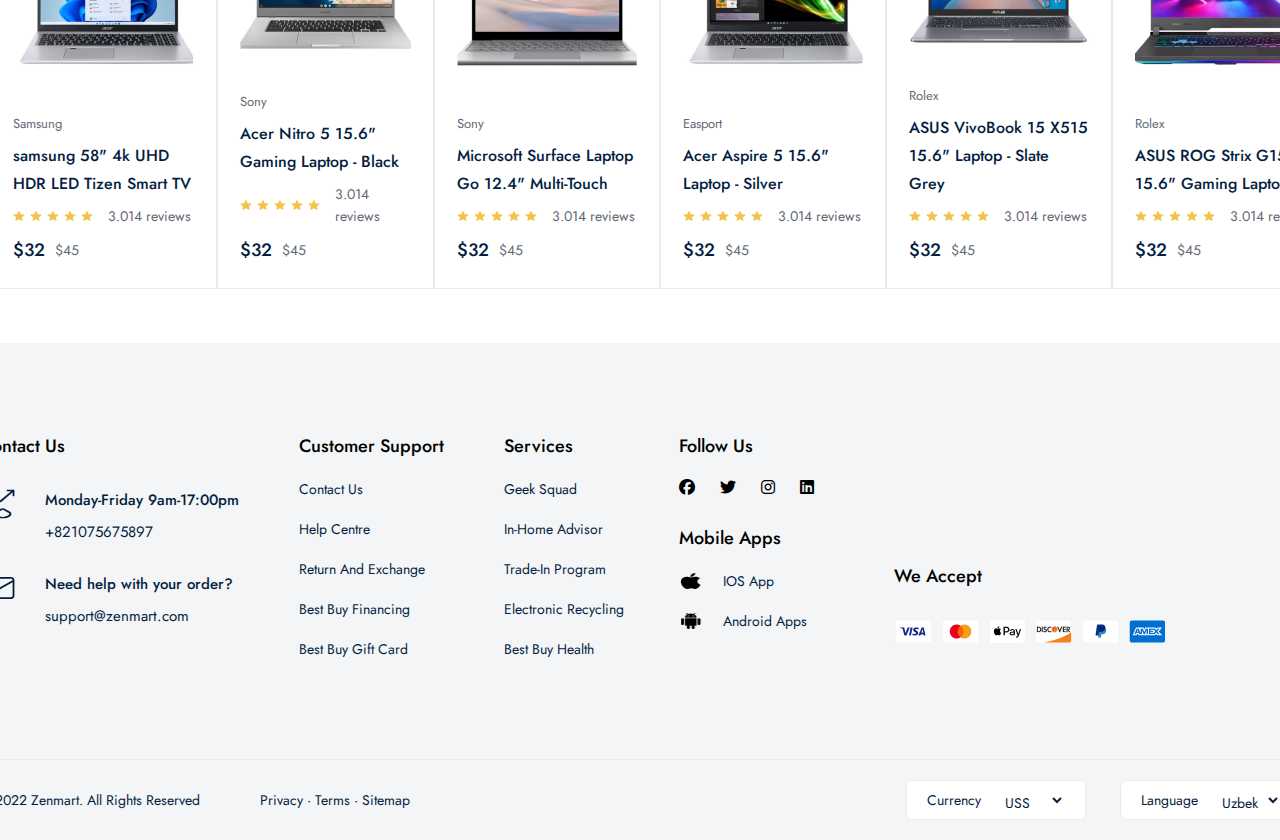
<file: product/chosenproduct.html>
<!DOCTYPE html>
<html lang="en">
<head>
    <meta charset="UTF-8">
    <meta name="viewport" content="width=device-width, initial-scale=1.0">
    <title>Zenmart</title>
    <link rel="stylesheet" href="https://cdnjs.cloudflare.com/ajax/libs/font-awesome/6.7.2/css/all.min.css">
    <link rel="stylesheet" href="../public/css/general.css">
    <link rel="stylesheet" href="../public/css/chosenproduct.css">
    <link rel="preconnect" href="https://fonts.googleapis.com" />
    <link rel="preconnect" href="https://fonts.gstatic.com" crossorigin />
    <link
      href="https://fonts.googleapis.com/css2?family=Jost:ital,wght@0,100;0,200;0,300;0,400;0,500;0,600;0,700;0,800;0,900;1,100;1,200;1,300;1,400;1,500;1,600;1,700;1,800;1,900&display=swap"
      rel="stylesheet"
    />
</head>
<body>
    <div class="navbar_frame">
        <div class="container">
            <div class="navbar_top">
                <a href="../index.html">
                
                <img src="../public/pictures/Zenmart..png" alt=""></a>
                <div class="nav_search_frame">
                    <div class="search_box">
                        <div class="category_list">
                            <select>
                                <option value="selected"> All Categories</option>
                                <option value=""> Computer</option>
                            </select>
                        </div>
                    
                    <input type="search" placeholder="Search Products...">
                    </div>
                    <div class="search_icon_box">
                        <img src=".././public/pictures/search.svg" alt="">
                    </div>
                </div>
                <div class="nav_top_menu">
                    <a href="../order/cart.html">
                        <div class="top_menu_box">
                            <div class="box_icon_box">
                            <img src="../public/pictures/heart.svg" alt="">
                            </div>
                        
                        <div class="box_info_box">
                            <span>Wishlist</span>
                            <strong>My Items</strong>
                        </div>
                        </div>
                    </a>
                     <a href="../others/login.html">
                        <div class="top_menu_box">
                            <div class="box_icon_box">
                            <img src="../public/pictures/user.svg" alt="">
                            </div>
                        
                        <div class="box_info_box">
                            <span>Sign In</span>
                            <strong>Account</strong>
                        </div>
                        </div>
                    </a>
                     <a href="./order/cart.html">
                        <div class="top_menu_box">
                            <div class="box_icon_box">
                                <div class="basket_count">2</div>
                            <img src="../public/pictures/savatcha.svg" alt="">
                            </div>
                        
                        <div class="box_info_box">
                            <span>$200,99</span>
                            <strong>Total</strong>
                        </div>
                        </div>
                    </a>
                </div>
                </div>
            <div class="navbar_bott">
                <div class="navbar_bott_menu_box">
                    <div class="browse_box">
                        <img src="../public/pictures/browse.svg" alt="">
                        <span> Browse Categories</span>
                    </div>
                    <div class="navbar_route_menu">
                        <div class="router_menu">
                            <a href="../index.html" >Home</a>
                        </div>
                         <div class="router_menu">
                            <a href="./all.html" class="active" >Shop</a>
                        </div>
                         <div class="router_menu">
                            <a href="../order/cart.html">Orders</a>
                        </div>
                         <div class="router_menu">
                            <a href="../others/about.html">About</a>
                        </div>
                         <div class="router_menu">
                            <a href="../others/contact.html">Contacts</a>
                        </div>
                    </div>
                    <div class="sorting_menu">
                        <span>Deal of the Deal</span>
                        <span>Hot Deals</span>
                        <span>Best Seller</span>
                        <span>New Arrivals</span>
                    </div>
                </div>
            </div>
        </div>
    </div>
    <div class="chosenproduct_page">
        <div class="page_router">
            
                <span>Home</span>
                <span class="drop">/</span>
                <span>Electronics</span>
                <span class="drop">/</span>
                <span>Computers</span>
                <span class="drop">/</span>
                <span class="active">Decktop Computers</span>
            
        </div>
        <div class="product_info_frame">
            <div class="container">
              <div class="product_image_main">
                  <div class="product_big_image">
                     <img src="../public/pictures/images/icons/full-screen.svg" alt="">
                  </div>
                  <span>Roll over image to zoom in</span>
                  <div class="product_small_image_wrapper">
                    <div class="small_image_box">
                        <img src="../public/pictures/images/products/macbook_16.png" alt="">
                    </div>
                     <div class="small_image_box">
                        <img src="../public/pictures/images/products/macbook_16.png" alt="">
                    </div>
                     <div class="small_image_box">
                        <img src="../public/pictures/images/products/macbook_16.png" alt="">
                    </div>
                  </div>
              </div>
              <div class="product_title_main">
                    <div class="product_title_desc">
                        <div class="review">
                            <span>Apple</span>
                            <span>|</span>
                            
                            <img src="../public/pictures/images/icons/review.svg" alt="">
                            <img src="../public/pictures/images/icons/review.svg" alt="">
                            <img src="../public/pictures/images/icons/review.svg" alt="">
                            <img src="../public/pictures/images/icons/review.svg" alt="">
                            <img src="../public/pictures/images/icons/review.svg" alt="">
                             <span>3,014 reviews</span>
                        </div>
                        <strong>Apple MacBook Pro 16" (2021) - Space Grey (Apple M1 Pro Chip / 1TB SSD / 16GB RAM)</strong>
                    </div>
                    <div class="border"></div>
                    <div class="product_title_info_desc">
                        <div class="price">
                            <strong>$3.399</strong>
                            <span>$1,419.92</span>
                        </div>
                        <div class="name">
                            <div class="name_title1">
                                <strong>brand</strong>
                                <strong>model name</strong>
                                <strong>screen size</strong>
                                <strong>color</strong>
                                <strong>hard disc size</strong>
                                <strong>CPU model</strong>
                                <strong>ram memory imstall size</strong>
                            </div>
                            <div class="name_title2">
                                <span>Apple</span>
                                <span>Mcbook pro</span>
                                <span>16.2 inches</span>
                                <span>space grey</span>
                                <span>1.1 TB</span>
                                <span>Apple MI</span>
                                <span>16GB</span>
                            </div>
                        </div>
                    </div>
                     <div class="border"></div>
                     <div class="cart_box">
                        <div class="cart_flow">
                            <img src="../public/pictures/images/icons/minus.svg" alt="">
                            <span>3</span>
                            <img class="active" src="../public/pictures/images/icons/plus.svg" style=""  alt="">
                        </div>
                        <button>add to cart</button>
                        <button style="border: 1px solid rgb(4, 30, 66);">buy now</button>
                        <div>
                            <i class="fa-solid fa-heart"></i>
                            <img src="../public/pictures/images/icons/statistics.svg" alt="">
                        </div>
                     </div>
                     <div class="border"></div>
                     <div class="product_title_category">
                        <div class="title_category_content">
                            <span>SKU: SF1133569600-1</span>
                            <span>Categories: Apple Macbook, Laptop, Computer</span>
                            <span>Tags: apple, technologies, macbook</span>
                        </div>
                        <div class="share">
                            <span>share</span>
                            <i class="fa-brands fa-facebook"></i>
                            <i class="fa-brands fa-twitter"></i>
                            <i class="fa-brands fa-instagram"></i>
                            <i class="fa-brands fa-linkedin"></i>
                        </div>
                     </div>
                     <div class="border"></div>
                     <div class="delivery_box">
                        <div>
                            <img src="../public/pictures/images/icons/truck.svg" alt="">
                            <span>Free Shipping & Returns: On all orders over $200.00</span>
                        </div>
                        <div>
                            <img src="../public/pictures/images/icons/export_shop.svg" alt="">
                            <span>Sold and shipped by TFN-STORE | TUFAN STORE LLC Fulfilled by Zenmart</span>
                        </div>
                        <div>
                            <img src="../public/pictures/images/icons/return-box.svg" alt="">
                            <span> Free 15-Day returns </span>
                            <a style="margin-left: 10px;" href=""> Details</a>
                        </div>
                     </div>
              </div>
            </div>
        </div> 
        <div class="moving_menu_frame">
            <div class="container">
                <div class="moving_content_box">
                    <div class="active" >description</div>
                    <div>details & specs</div>
                    <div>whats included</div>
                    <div>vendor</div>
                    <div>return policy</div>
                    <div> question and answer</div>
                    <div>customer reviews</div>
                </div>
            </div>
        </div>
        <div class="more_info_frame">
            <div class="container">
                <div class="more_info_desc">
                    <p>The first notebook of its kind, this Apple MacBook Pro is a beast. With the blazing-fast M1 Pro chip — the first Apple silicon designed for pros — you get groundbreaking performance and amazing battery life. Add to that a stunning Liquid Retina XDR display, 
                        the best camera and audio ever in a Mac notebook, and all the ports you need.
                    </p>
                    <strong>more information</strong>
                </div>
                <div class="performance_box">
                    <span>powerfull performance</span>
                    <ul>
                        <li>English language MC pro</li>
                        <li>English-language MacBook Pro
                            10-core Apple M1 Pro chip for a giant leap in CPU, GPU, and machine learning performance
                        </li>
                        <li>16GB of RAM so everything you do is fast and fluid</li>
                        <li>16-core Neural Engine for advanced machine learning</li>
                        <li>16-core GPU</li>
                        <li>Ultrafast 1TB solid state drive (SSD) is blazing fast, so you can take all your photos and videos with you no matter.</li>
                    </ul>
                </div>
                <div class="performance_box">
                     <span>Display and audio</span>
                    <ul>
                        <li>16.2-inch liquid retina XDR display delivers a responsive and natural viewing experience</li>
                        <li>ProMotion technology for adaptive refresh rates up to 120Hz</li>
                        <li>Studio-quality three-mic array with high signal-to-noise ratio and directional beamforming</li>
                        <li>High fidelity six speaker sound system with forece-cancelling woofers</li>
                        <li> 3456 x 2234 native resolution with support for millions of colours</li> 
                    </ul>
                </div>
            </div>
        </div> 
        <div class="top_selling_frame">
          <div class="container">
              <div class="top_selling_box">
                 <div class="category_top">
                    <span>related products</span>
                    <div class="pagionation_box" style="justify-content: end;">
                         <div class="pagionation_main">
                          <img src="../public/pictures/images/icons/arrow-prev_next.svg" alt="">
                         <div class="pagionation_dot">
                           <div class="dot">
                            <div></div>
                        </div>
                         <div class="dot active">
                            <div></div>
                        </div>
                         <div class="dot">
                            <div></div>
                        </div>
                        <div class="dot">
                            <div></div>
                        </div>
                        <div class="dot">
                            <div></div>
                        </div>
                        <div class="dot">
                            <div></div>
                        </div>
                        
                    </div>
                   <img src="../public/pictures/images/icons/arrow-prev_next.svg" alt=""  style="transform: scaleX(-1);">
                </div>
                    </div>
                 </div>
              </div>
              <div class="tv_product_boxes">
                     <div class="tv_product_box">
                        <div class="product_img">
                            <a href="../product/chosenproduct.html">
                                <img src="../public/pictures/images/products/acer_laptop.png" alt="">
                            </a>
                        </div>
                        <div class="product_content_box" >
                            <span class="product_title"> Samsung</span>
                            <a href="../product/chosenproduct.html">
                                <p class="product_desc">
                                     samsung 58" 4k UHD HDR LED Tizen Smart TV
                                </p>
                            </a>
                            <div class="review_box">
                                  <img src="../public/pictures/images/icons/review.svg" alt="">
                                  <img src="../public/pictures/images/icons/review.svg" alt="">
                                  <img src="../public/pictures/images/icons/review.svg" alt="">
                                  <img src="../public/pictures/images/icons/review.svg" alt="">
                                  <img src="../public/pictures/images/icons/review.svg" alt="">
                                  <span> 3.014 reviews</span>
                                
                            </div>
                            <div class="price_box">
                                <strong>$32</strong>
                                <span>$45</span>
                            </div>
                        </div>
                    </div>
                     <div class="tv_product_box">
                        <div class="product_img">
                            <a href="../product/chosenproduct.html">
                                <img src="../public/pictures/images/products/sony_notebook.png" alt="">
                            </a>
                        </div>
                        <div class="product_content_box">
                            <span class="product_title"> Sony</span>
                            <a href="../product/chosenproduct.html">
                                <p class="product_desc">
                                     Acer Nitro 5 15.6" Gaming Laptop - Black
                                </p>
                            </a>
                            <div class="review_box">
                                  <img src="../public/pictures/images/icons/review.svg" alt="">
                                  <img src="../public/pictures/images/icons/review.svg" alt="">
                                  <img src="../public/pictures/images/icons/review.svg" alt="">
                                  <img src="../public/pictures/images/icons/review.svg" alt="">
                                  <img src="../public/pictures/images/icons/review.svg" alt="">
                                  <span>3.014 reviews</span>
                             </div>
                            <div class="price_box">
                                <strong>$32</strong>
                                <span>$45</span>
                            </div>
                        </div>
                    </div>
                     <div class="tv_product_box">
                        <div class="product_img">
                            <a href="../product/chosenproduct.html">
                                <img src="../public/pictures/images/products/sony_laptop.png" alt="">
                            </a>
                        </div>
                        <div class="product_content_box">
                            <span class="product_title">sony</span>
                            <a href="../product/chosenproduct.html">
                                <p class="product_desc">
                                     Microsoft Surface Laptop Go 12.4" Multi-Touch 

                                </p>
                            </a>
                            <div class="review_box">
                                  <img src="../public/pictures/images/icons/review.svg" alt="">
                                  <img src="../public/pictures/images/icons/review.svg" alt="">
                                  <img src="../public/pictures/images/icons/review.svg" alt="">
                                  <img src="../public/pictures/images/icons/review.svg" alt="">
                                  <img src="../public/pictures/images/icons/review.svg" alt="">
                                  <span> 3.014 reviews</span>
                                
                            </div>
                            <div class="price_box">
                                <strong>$32</strong>
                                <span>$45</span>
                            </div>
                        </div>
                    </div>
                     <div class="tv_product_box">
                        <div class="product_img">
                            <a href="../product/chosenproduct.html">
                                <img src="../public/pictures/images/products/acer_silver.png" alt="">
                            </a>
                        </div>
                        <div class="product_content_box">
                            <span class="product_title"> easport</span>
                            <a href="../product/chosenproduct.html">
                                <p class="product_desc">
                                     Acer Aspire 5 15.6" Laptop - Silver 

                                </p>
                            </a>
                            <div class="review_box">
                                  <img src="../public/pictures/images/icons/review.svg" alt="">
                                  <img src="../public/pictures/images/icons/review.svg" alt="">
                                  <img src="../public/pictures/images/icons/review.svg" alt="">
                                  <img src="../public/pictures/images/icons/review.svg" alt="">
                                  <img src="../public/pictures/images/icons/review.svg" alt="">
                                  <span> 3.014 reviews</span>
                                
                            </div>
                            <div class="price_box">
                                <strong>$32</strong>
                                <span>$45</span>
                            </div>
                        </div>
                    </div>
                     <div class="tv_product_box">
                        <div class="product_img">
                            <a href="../product/chosenproduct.html">
                                <img src="../public/pictures/images/products/asus_laptop.png" alt="">
                            </a>
                        </div>
                        <div class="product_content_box">
                            <span class="product_title"> rolex</span>
                            <a href="../product/chosenproduct.html">
                                <p class="product_desc">
                                    ASUS VivoBook 15 X515 15.6" Laptop - Slate Grey 

                                </p>
                            </a>
                            <div class="review_box">
                                  <img src="../public/pictures/images/icons/review.svg" alt="">
                                  <img src="../public/pictures/images/icons/review.svg" alt="">
                                  <img src="../public/pictures/images/icons/review.svg" alt="">
                                  <img src="../public/pictures/images/icons/review.svg" alt="">
                                  <img src="../public/pictures/images/icons/review.svg" alt="">
                                  <span> 3.014 reviews</span>
                                
                            </div>
                            <div class="price_box">
                                <strong>$32</strong>
                                <span>$45</span>
                            </div>
                        </div>
                    </div>
                     <div class="tv_product_box">
                        <div class="product_img">
                            <a href="../product/chosenproduct.html">
                                <img src="../public/pictures/images/products/rolex_laptop.png" alt="">
                            </a>
                        </div>
                        <div class="product_content_box">
                            <span class="product_title"> rolex</span>
                            <a href="../product/chosenproduct.html">
                                <p class="product_desc">
                                     ASUS ROG Strix G15 15.6" Gaming Laptop 

                                </p>
                            </a>
                            <div class="review_box">
                                  <img src="../public/pictures/images/icons/review.svg" alt="">
                                  <img src="../public/pictures/images/icons/review.svg" alt="">
                                  <img src="../public/pictures/images/icons/review.svg" alt="">
                                  <img src="../public/pictures/images/icons/review.svg" alt="">
                                  <img src="../public/pictures/images/icons/review.svg" alt="">
                                  <span> 3.014 reviews</span>
                                
                            </div>
                            <div class="price_box">
                                <strong>$32</strong>
                                <span>$45</span>
                            </div>
                        </div>
                    </div>
             </div>
             
         </div>
                  
        </div>
        <div class="top_selling_frame">
          <div class="container">
              <div class="top_selling_box">
                 <div class="category_top">
                    <span>you may also like...</span>
                    <div class="pagionation_box" style="justify-content: end;">
                         <div class="pagionation_main">
                          <img src="../public/pictures/images/icons/arrow-prev_next.svg" alt="">
                         <div class="pagionation_dot">
                           <div class="dot">
                            <div></div>
                        </div>
                         <div class="dot active">
                            <div></div>
                        </div>
                         <div class="dot">
                            <div></div>
                        </div>
                        <div class="dot">
                            <div></div>
                        </div>
                        <div class="dot">
                            <div></div>
                        </div>
                        <div class="dot">
                            <div></div>
                        </div>
                        
                    </div>
                   <img src="../public/pictures/images/icons/arrow-prev_next.svg" alt=""  style="transform: scaleX(-1);">
                </div>
                    </div>
                 </div>
              </div>
              <div class="tv_product_boxes">
                     <div class="tv_product_box">
                        <div class="product_img">
                            <a href="../product/chosenproduct.html">
                                <img src="../public/pictures/images/products/acer_laptop.png" alt="">
                            </a>
                        </div>
                        <div class="product_content_box" >
                            <span class="product_title"> Samsung</span>
                            <a href="../product/chosenproduct.html">
                                <p class="product_desc">
                                     samsung 58" 4k UHD HDR LED Tizen Smart TV
                                </p>
                            </a>
                            <div class="review_box">
                                  <img src="../public/pictures/images/icons/review.svg" alt="">
                                  <img src="../public/pictures/images/icons/review.svg" alt="">
                                  <img src="../public/pictures/images/icons/review.svg" alt="">
                                  <img src="../public/pictures/images/icons/review.svg" alt="">
                                  <img src="../public/pictures/images/icons/review.svg" alt="">
                                  <span> 3.014 reviews</span>
                                
                            </div>
                            <div class="price_box">
                                <strong>$32</strong>
                                <span>$45</span>
                            </div>
                        </div>
                    </div>
                     <div class="tv_product_box">
                        <div class="product_img">
                            <a href="../product/chosenproduct.html">
                                <img src="../public/pictures/images/products/sony_notebook.png" alt="">
                            </a>
                        </div>
                        <div class="product_content_box">
                            <span class="product_title"> Sony</span>
                            <a href="../product/chosenproduct.html">
                                <p class="product_desc">
                                     Acer Nitro 5 15.6" Gaming Laptop - Black
                                </p>
                            </a>
                            <div class="review_box">
                                  <img src="../public/pictures/images/icons/review.svg" alt="">
                                  <img src="../public/pictures/images/icons/review.svg" alt="">
                                  <img src="../public/pictures/images/icons/review.svg" alt="">
                                  <img src="../public/pictures/images/icons/review.svg" alt="">
                                  <img src="../public/pictures/images/icons/review.svg" alt="">
                                  <span>3.014 reviews</span>
                             </div>
                            <div class="price_box">
                                <strong>$32</strong>
                                <span>$45</span>
                            </div>
                        </div>
                    </div>
                     <div class="tv_product_box">
                        <div class="product_img">
                            <a href="../product/chosenproduct.html">
                                <img src="../public/pictures/images/products/sony_laptop.png" alt="">
                            </a>
                        </div>
                        <div class="product_content_box">
                            <span class="product_title">sony</span>
                            <a href="../product/chosenproduct.html">
                                <p class="product_desc">
                                     Microsoft Surface Laptop Go 12.4" Multi-Touch 

                                </p>
                            </a>
                            <div class="review_box">
                                  <img src="../public/pictures/images/icons/review.svg" alt="">
                                  <img src="../public/pictures/images/icons/review.svg" alt="">
                                  <img src="../public/pictures/images/icons/review.svg" alt="">
                                  <img src="../public/pictures/images/icons/review.svg" alt="">
                                  <img src="../public/pictures/images/icons/review.svg" alt="">
                                  <span> 3.014 reviews</span>
                                
                            </div>
                            <div class="price_box">
                                <strong>$32</strong>
                                <span>$45</span>
                            </div>
                        </div>
                    </div>
                     <div class="tv_product_box">
                        <div class="product_img">
                            <a href="../product/chosenproduct.html">
                                <img src="../public/pictures/images/products/acer_silver.png" alt="">
                            </a>
                        </div>
                        <div class="product_content_box">
                            <span class="product_title"> easport</span>
                            <a href="../product/chosenproduct.html">
                                <p class="product_desc">
                                     Acer Aspire 5 15.6" Laptop - Silver 

                                </p>
                            </a>
                            <div class="review_box">
                                  <img src="../public/pictures/images/icons/review.svg" alt="">
                                  <img src="../public/pictures/images/icons/review.svg" alt="">
                                  <img src="../public/pictures/images/icons/review.svg" alt="">
                                  <img src="../public/pictures/images/icons/review.svg" alt="">
                                  <img src="../public/pictures/images/icons/review.svg" alt="">
                                  <span> 3.014 reviews</span>
                                
                            </div>
                            <div class="price_box">
                                <strong>$32</strong>
                                <span>$45</span>
                            </div>
                        </div>
                    </div>
                     <div class="tv_product_box">
                        <div class="product_img">
                            <a href="../product/chosenproduct.html">
                                <img src="../public/pictures/images/products/asus_laptop.png" alt="">
                            </a>
                        </div>
                        <div class="product_content_box">
                            <span class="product_title"> rolex</span>
                            <a href="../product/chosenproduct.html">
                                <p class="product_desc">
                                    ASUS VivoBook 15 X515 15.6" Laptop - Slate Grey 

                                </p>
                            </a>
                            <div class="review_box">
                                  <img src="../public/pictures/images/icons/review.svg" alt="">
                                  <img src="../public/pictures/images/icons/review.svg" alt="">
                                  <img src="../public/pictures/images/icons/review.svg" alt="">
                                  <img src="../public/pictures/images/icons/review.svg" alt="">
                                  <img src="../public/pictures/images/icons/review.svg" alt="">
                                  <span> 3.014 reviews</span>
                                
                            </div>
                            <div class="price_box">
                                <strong>$32</strong>
                                <span>$45</span>
                            </div>
                        </div>
                    </div>
                     <div class="tv_product_box">
                        <div class="product_img">
                            <a href="../product/chosenproduct.html">
                                <img src="../public/pictures/images/products/rolex_laptop.png" alt="">
                            </a>
                        </div>
                        <div class="product_content_box">
                            <span class="product_title"> rolex</span>
                            <a href="../product/chosenproduct.html">
                                <p class="product_desc">
                                     ASUS ROG Strix G15 15.6" Gaming Laptop 

                                </p>
                            </a>
                            <div class="review_box">
                                  <img src="../public/pictures/images/icons/review.svg" alt="">
                                  <img src="../public/pictures/images/icons/review.svg" alt="">
                                  <img src="../public/pictures/images/icons/review.svg" alt="">
                                  <img src="../public/pictures/images/icons/review.svg" alt="">
                                  <img src="../public/pictures/images/icons/review.svg" alt="">
                                  <span> 3.014 reviews</span>
                                
                            </div>
                            <div class="price_box">
                                <strong>$32</strong>
                                <span>$45</span>
                            </div>
                        </div>
                    </div>
             </div>
             
         </div>
                  
        </div>
    </div>

     <div class="footer_frame">
         <div class="container">
            <div class="footer_top">
                <div class="footer_contact_box">
                    <span class="footer_spec_title">contact us</span>
                    <div class="contact_main">
                        <img src="../public/pictures/images/icons/phone-call.svg" alt="">
                        <div>
                            <strong>Monday-Friday  9am-17:00pm</strong>
                            <span> +821075675897</span>
                        </div>
                    </div>
                    <div class="contact_main">
                        <img src="../public/pictures/images/icons/email.svg" alt="">
                        <div>
                            <strong>Need help with your order?</strong>
                            <span> support@zenmart.com</span>
                        </div>
                    </div>
                </div>
                <div class="footer_support_box">
                    <span class="footer_spec_title" style="margin-bottom: 10px;">customer support</span>
                    <a href="">contact us</a>
                    <a href="">help centre</a>
                    <a href="">return and exchange</a>
                    <a href="">best buy financing</a>
                    <a href="">best buy gift card</a>
                </div>
                <div class="footer_support_box">
                    <span class="footer_spec_title" style="margin-bottom: 10px;" >services</span>
                    <a href="">geek squad</a>
                    <a href="">in-home advisor</a>
                    <a href="">trade-in program</a>
                    <a href="">electronic recycling</a>
                    <a href="">best buy health</a>     
                </div>
                <div class="footer_media_box">
                    <div class="footer_media_main">
                        <span class="footer_spec_title" style="margin-bottom: 20px;">follow us</span>
                        <div class="media_box">
                            <i class="fa-brands fa-facebook"></i>
                            <i class="fa-brands fa-twitter"></i>
                            <i class="fa-brands fa-instagram"></i>
                            <i class="fa-brands fa-linkedin"></i>
                        </div>
                    </div>
                    <div class="footer_media_main" style="margin-top: 30px;">
                        <span class="footer_spec_title"  style="margin-bottom: 20px;">mobile apps</span>
                        <div class="mobile_app_box">
                           <img src="../public/pictures/images/icons/apple_icon.png" alt="">
                           <span>IOS App</span>
                        </div>
                         <div class="mobile_app_box">
                           <img src="../public/pictures/images/icons/android_icon.png" alt="">
                           <span>Android Apps</span>
                        </div>
                    </div>
                </div>
                <div class="footer_media_box">
                    <div class="footer_media_main" style="margin-top: 130px;">
                        <span class="footer_spec_title">we accept</span>
                        <div class="card_box">
                            <img src="../public/pictures/images/icons/visa.png" alt="">
                            <img src="../public/pictures/images/icons/master_card.png" alt="">
                            <img src="../public/pictures/images/icons/apple_pay.png" alt="">
                            <img src="../public/pictures/images/icons/dicvover.png" alt="">
                            <img src="../public/pictures/images/icons/paypal.png" alt="">
                            <img src="../public/pictures/images/icons/amex.png" alt="">
                        </div>
                    </div>
                </div>
            </div>
            <div class="footer_bottom">
                <div class="footer_main">
                  <div class="footer_bottom_left">
                    <span>© 2022 Zenmart. All Rights Reserved</span>
                     <span>Privacy  ·  Terms  ·  Sitemap</span>
                  </div>
                  <div class="footer_bottom_right">
                     <div class="footer_select_box">
                        <span>Currency</span>
                        <select name="" id="">
                            <option value="USD">USD</option>
                            <option value="USS" selected> USS</option>
                        </select>
                     </div>
                     <div class="footer_select_box">
                        <span>Language</span>
                        <select name="" id="">
                            <option value="English">English</option>
                            <option value="Uzbek" selected> Uzbek</option>
                        </select>
                     </div>
                  </div>
                </div>
            </div>
         </div>
       </div>
</body>
</html>
</file>
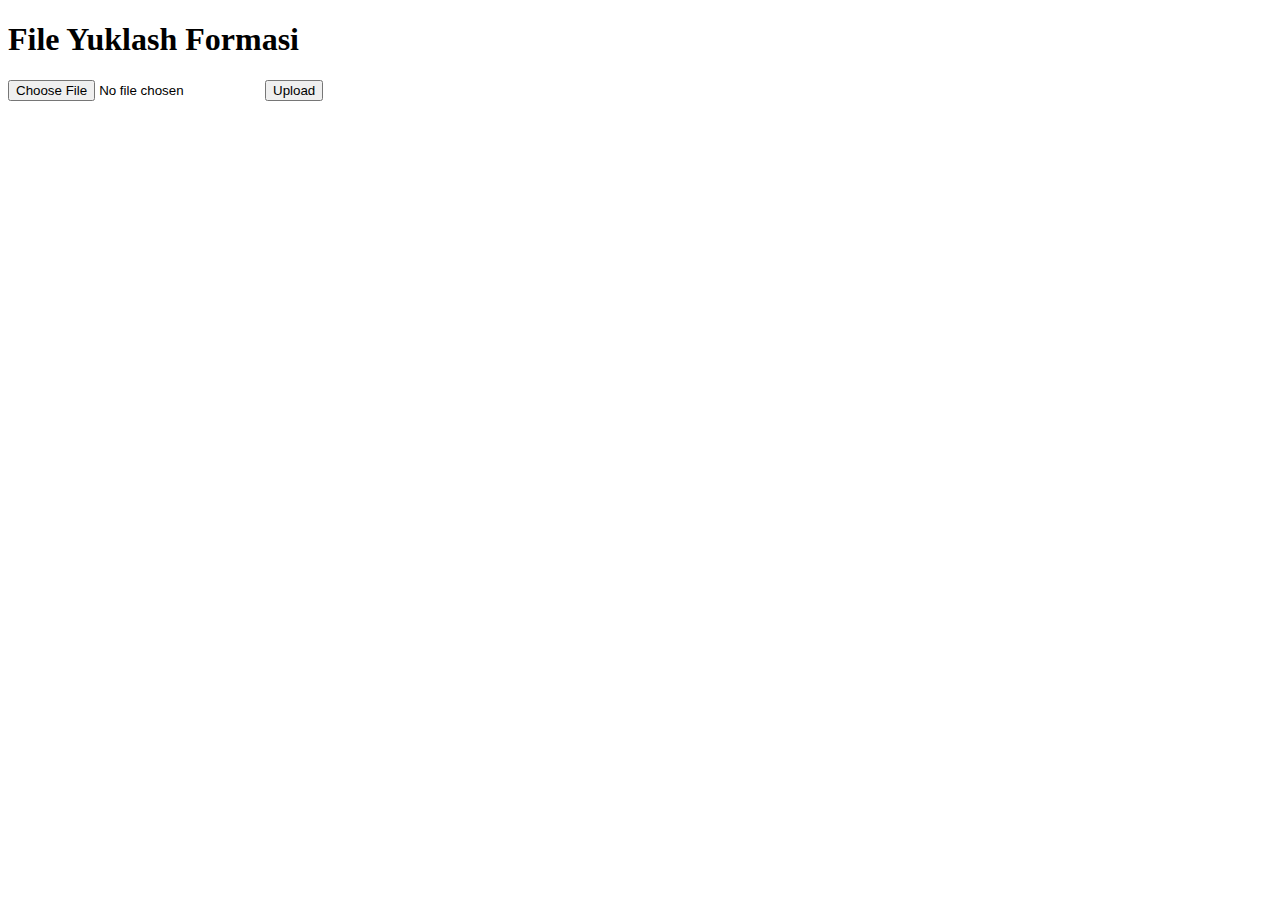
<file: product/third practice.html>
<!DOCTYPE html>
<html lang="en">
<head>
    <meta charset="UTF-8">
    <meta name="viewport" content="width=device-width, initial-scale=1.0">
    <title>third practice</title>
</head>
<body>
    <h1>File Yuklash Formasi</h1>
    <form action="http://85.31.232.70:3000/upload" method="post" enctype="multipart/form-data">
        <input type="file" name="file" id="file" accept="image/png/jpeg/jpg">
        <button>Upload</button>
    </form>
</body>
</html>
</file>
<file: public/css/general.css>
html,
body {
     margin: 0;
     padding: 0;
}
a {
    text-decoration: none;
}
p {
    margin: 0;
    
}

.container { 
    position: relative;
    
    width: 1320px;
    height: auto;
    display: flex;
    }

/*  navbar frame */


.navbar_frame {
    position: relative;
    width: 100%;
    height: 145px;
    display: flex;
    flex-direction: row;
    justify-content: center;
    background: #443297;
}

 .navbar_frame .container { 
    
    padding: 20px 0px 14px;
   
    flex-direction: column;

}

.navbar_frame .navbar_top .nav_search_frame {
    width: 650px;
    height: 50px;

    display: flex;
    flex-direction: row;
    align-items: center;
    background: #fff;
    border-radius: 6px;

}

.navbar_frame .navbar_top {
     width: 100%;
     height: 50px;
     display: flex;
     flex-direction: row;


}

.navbar_frame .navbar_top > a img {
    margin-right: 76px;
    width: 117px;
    height: 36px;
}

.navbar_frame .navbar_top .search_box {
    width: auto;
    padding: 10px 17px;
    height: fit-content;
    display: flex;
    flex-direction: row;
    align-items: center;
}

.navbar_frame .search_box .category_list {
    width: 166px;
    height: 30px;
    display: flex;
    flex-direction: row;
    align-items: center;

    border-right: 1px solid #f6f6f6;
}
 
.navbar_frame .category_list select {
    width: 140px;
    height: 30px;

    border: none;
    outline: none;

    font-family: var(--font);
    font-style: normal;
    font-weight: 400;
    font-size: 15px;
    line-height: 22px;
    color: #041e42;


}

.navbar_frame .search_box input {
    margin-left: 12px;
    width: 387px;
    height: 22px;
    border: none;
    outline: none;

    font-family: var(--font);
    font-style: normal;
    font-weight: 400;
    font-size: 15px;
    line-height: 22px;
    color: #041e42;


}

.navbar_frame .nav_search_frame .search_icon_box {
    width: 50px;
    height: 50px;
    display: flex;
    justify-content: center;
    align-items: center;
    background: #f5c34b;
    border-radius: 0px 6px 6px 0px;

}
.navbar_frame .search_icon_box img {
    width: 20px;
    height: 20px;
    
}

.navbar_frame .navbar_top .nav_top_menu {
    margin-left: 59px;
    width: 416px;
    height: 50px;

    display: flex;
    flex-direction: row;
    justify-content: space-between;

}

.navbar_frame .nav_top_menu .top_menu_box {
    display: flex;
    flex-direction: row;
    align-items: center;
    cursor: pointer;
}

.navbar_frame .top_menu_box .box_icon_box {
    position: relative;
    width: 54px;
    height: 50px;
    margin-right: 16px;

    display: flex;
    justify-content: center;
    align-items: center;
    border: 1px solid rgb(255, 255, 255, 0.1 );
    border-radius: 6px;

}

.navbar_frame .box_icon_box img {
    width: 22px;
    height: 22px;

}

.navbar_frame .top_menu_box .box_info_box {
    display: flex;
    flex-direction: column;
}

.navbar_frame .box_info_box span {
    font-family: var(--font);
    font-style: normal;
    font-weight: 400;
    font-size: 13px;
    line-height: 22px;
    color: #ffffff;

}


.navbar_frame .box_info_box strong {
    font-family: var(--font);
    font-style: normal;
    font-weight: 500;
    font-size: 16px;
    line-height: 22px;
    color: #ffffff;

}
.navbar_frame .box_icon_box .basket_count {
    position: absolute;
    width: 15px;
    height: 15px;
    top: -2px;
    right: -3px;
     
    display: flex;
    align-items: center;
    justify-content: center;

    background: #f5c34b;
    border-radius: 50%;
     
    font-family: var(--font);
    font-style: normal;
    font-weight: 700;
    font-size: 8px;
    line-height: 10px;
    color: #0b1e40;

}

.navbar_frame .navbar_bott {
    margin-top: 20px;
    width: 100%;
    height: 40px;

    display: flex;
    flex-direction: row;
    border-top: 1px solid #5746a1;

    
}

.navbar_frame .navbar_bott .navbar_bott_menu_box {
    width: auto;
    height: auto;
    margin-top: 10px;

    display: flex;
    flex-direction: row;
}

.navbar_frame .navbar_bott_menu_box .browse_box {
    width: 185px;
    height: 30px;

    display: flex;
    flex-direction: row;
    align-items: center;
    border-right: 1px solid #5746a1;
}

.navbar_frame .browse_box img {
    width: 20px;
    height: 18px;
    margin-right: 10px;
}

.navbar_frame .browse_box span {
    
    font-family: var(--font);
    font-style: normal;
    font-weight: 500;
    font-size: 16px;
    line-height: 28px;
    color: #ffffff;

}

.navbar_frame .navbar_bott_menu_box .navbar_route_menu {
    margin-left: 12px;
    width: 690px;
    display: flex;
    flex-direction: row;
}

.navbar_frame .navbar_route_menu .router_menu {
    margin-right: 20px;
    width: auto;
    height: 41px;

    display: flex;
}

.navbar_frame .router_menu a {
    font-family: var(--font);
    font-style: normal;
    font-weight: 500;
    font-size: 16px;
    line-height: 28px;
    color: #ffffff;


}

.navbar_frame .router_menu a.active {
    color: #f5c34b;
}

.navbar_frame .navbar_bott_menu_box .sorting_menu {
    display: flex;
    flex-direction: row;
}

.navbar_frame .sorting_menu span { 
    margin-left: 20px;
    font-family: var(--font);
    font-style: normal;
    font-weight: 500;
    font-size: 16px;
    line-height: 28px;
    color: #ffffff;


}


/* PAGE ROUTER */

.page_router {
   margin: 20px 0px;
   width: 1320px;
   
   flex-direction: row;

}



.page_router span {
    color: rgb(4, 30, 66);
     font-family:var(--font);
     font-style: normal;
     font-size: 14px;
     font-weight: 400;
     line-height: 22px;
     text-transform:capitalize;
    
}

.page_router span.drop {
   margin: 0px 10px;
    
}


.page_router span.active {
     color:#626974;
     font-family:var(--font);
     font-style: normal;
     font-size: 14px;
     font-weight: 400;
     line-height: 22px;
     text-transform:capitalize;
    
}



/* footer css */

.footer_frame {
    padding: 90px 0 20px;
    position: relative;
    width: 100%;
    height: auto;
    display: flex;
    flex-direction: row;
    justify-content: center;
    background: #f3f5f6;
    
} 

.footer_frame .footer_spec_title {
margin-bottom: 30px;
display: block;

text-transform: capitalize;
font-family: var(--font);
font-style: normal;
font-size: 18px;
font-weight: 500;
line-height: 26px;


}

.footer_frame .container {
    flex-direction: column;

}

.footer_frame .container .footer_top {
    width: 100%;
    height: auto;
    display: flex;
    flex-direction: row;
    
    
}

.footer_frame .footer_top .footer_contact_box {
    
    display: flex;
    flex-direction: column;
    
}

 

.footer_frame .footer_contact_box .contact_main {
    margin-bottom: 30px;
    display: flex;
    flex-direction: row;
    
}

.footer_frame .contact_main img {
    
    width: 35px;
    height: 30px;
   
}
.footer_frame .contact_main div {
    margin-left: 30px;
    display: flex;
    flex-direction: column;
}

.footer_frame .contact_main  div strong {

color: rgb(4, 30, 66);
font-family: var(--font);
font-style: normal;
font-size: 15px;
font-weight: 500;
line-height: 22px;

}

.footer_frame .contact_main div span {
    margin-top: 10px;
color: rgb(4, 30, 66);
font-family: var(--font);
font-style: normal;
font-size: 15px;
font-weight: 400;
line-height: 22px;


}


.footer_frame .container .footer_support_box {
    margin-left: 60px;
    display: flex;
    flex-direction: column;
   
}

.footer_frame .footer_support_box a {

color: rgb(4, 30, 66);
font-family: var(--font);
font-style: normal;
font-size: 14px;
font-weight: 400;
line-height: 40px;
text-transform: capitalize;


}
.footer_frame .footer_media_box {
    display: flex;
    flex-direction: column;
    margin-left: 55px
    ;
}

.footer_frame .footer_media_box .footer_media_main {
    display: flex;
    flex-direction: column;
    
}



.footer_frame .footer_media_main .media_box {
   
    display: flex;
    flex-direction: row;
   
}

.footer_frame .media_box i {
    margin-right: 25px;
}

.footer_frame .footer_media_main .mobile_app_box {
    margin-bottom: 20px;
    display: flex;
    flex-direction: row;
    align-items: center;
}

.footer_frame .mobile_app_box img {
    width: 24px;
    height: 16px;
}

.footer_frame .mobile_app_box span {
    margin-left: 20px;
     color: rgb(4, 30, 66);
     font-family: var(--font);
     font-style: normal;
     font-size: 14px;
     font-weight: 400;
    
     text-transform: capitalize;

}


.footer_frame .footer_media_main .card_box {
    width: 272px;
    display: flex;
    flex-direction: row;
    justify-content: space-between;
}


.footer_frame .container .footer_bottom {
    margin-top: 90px;
    width: 100%;
    height: 60px;
    display: flex;
    flex-direction: row;
    justify-content: space-between;
    align-items: flex-end;
    border-top: 1px solid #eaeaea;
    
}

.footer_frame .footer_bottom .footer_main{
    width: 100%;
    height: auto;
    display: flex;
    flex-direction: row;
;
}

.footer_frame .footer_main .footer_bottom_left {
    width: 940px;
    height: auto;
    display: flex;
    flex-direction: row;
    
}
.footer_frame .footer_bottom_left span {
    margin-right: 60px;
    color: rgb(4, 30, 66);
    font-family: var(--font);
    font-style: normal;
    font-size: 14px;
    font-weight: 400;
    line-height: 40px;
    
    
}

.footer_frame .footer_main .footer_bottom_right {
    width: 400px;
    height: auto;
    display: flex;
    flex-direction: row;
    justify-content: space-between;
    
}

.footer_frame .footer_bottom_right .footer_select_box {
    padding: 10px 20px;
    width: 180px;
    height: 40px;
    display: flex;
    flex-direction: row;
    align-items: center;

    background: #ffffff;
    box-sizing: border-box;

    border: 1px solid #eaeaea;
    border-radius: 6px;
}

.footer_frame .footer_select_box span {
    color: rgb(4, 30, 66);

    font-family: var(--font);
    font-style: normal;
    font-size: 14px;
    font-weight: 400;
   
}

.footer_frame .footer_select_box select {
    margin-left: 20px;
    width: 70px;
    height: 90%;
    background: none;
    border: none;
    outline: none;
    cursor: pointer;

    color: rgb(4, 30, 66);
    font-family: var(--font);
    font-style: normal;
    font-size: 14px;
    font-weight: 400;
    
}
</file>
<file: public/css/home.css>
.home_page {
    padding-bottom: 60px;
    display: flex;
    flex-direction: column;
 }

 
 .container .category_top {
    width: 100%;
    height: auto;
    
    display: flex;
    flex-direction: row;
    justify-content: space-between;
    align-items: center;

 }

   .container .category_top span {
    font-family: "jost";
    font-style: normal;
    font-size: 28px;
    font-weight: 500;
    line-height: 40px;
    text-transform: capitalize;

    color: #041e42;
 }

 .container .category_top a {
    font-family: "jost";
    font-style: normal;
    font-size: 15px;
    font-weight: 400;
    line-height: 22px;
    text-transform: capitalize;

    color: #041e42;
 }

   .container .category_top a:hover {
     border-bottom: 2px solid #041e42;
 }

 /* PAGINATION */

 .container .pagionation_box {
   margin-top: 30px;
   width: 100%;
   height: auto;

   display: flex;
   flex-direction: row;
   justify-content: center;
}

.container .pagionation_box .pagionation_main {
   width: auto;
   height: 24px;

   display: flex;
   flex-direction: row;
   align-items: center;
   
}

.container .pagionation_main .pagionation_dot {
   display: flex;
   flex-direction: row;
   margin: 0 20px;
}

.container .pagionation_dot .dot {
   width: 20px;
   height: 20px;


   display: flex;
   align-items: center;
   justify-content: center;
   
   border-radius: 50%;
}

.container .pagionation_main img {
   cursor: pointer;
}

.container .pagionation_dot .dot.active{
   border: 2px solid #112137;
}

.container .pagionation_dot .dot div {
   width: 4px;
   height: 4px;
   background: #112137;
   border-radius: 50%;
}

.container .hover_border {
   margin-top: 3px;
   width: 32px;
   height: 2px;


   background: #041e42;
}

/* HEADER
 */

 .header_frame {
    position: relative;
    margin-top: 47px;
    width: 100%;
    height: auto;


    display: flex;
    justify-content: center;

 }

 .header_frame .container {
    flex-direction: row;


 }

 .header_frame .container .header_left {
    position: relative;
    padding-left: 15px;
    width: 875px;
    height: 508px;
    background-color: #0053f6;
    background-image: url(../pictures/images/icons/header_bg.svg);
    border-radius: 5px;
 }

 .header_frame .header_left .header_content {
    margin-top: 90px;
    display: flex;
    flex-direction: column;
 }

 .header_frame .header_content div {
    width: 104px;
    height: 30px;
    display: flex;
    justify-content: center;
    align-items: center;

    background-color: #f5c34b;
    border-radius: 6px;

    font-family: "jost";
    font-style: normal;
    font-size: 13px;
    font-weight: 500;
    line-height: 22px;
    color: #041e42;
 }

 .header_frame .header_content span {
    margin-top: 10px;
    width: 428px;

    font-family: "jost";
    font-style: normal;
    font-size: 60px;
    font-weight: 400;
    line-height: 87px;
    color: #ffffff;
 }

 .header_frame .header_content p {
    margin-top: 10px;
    

    font-family: "jost";
    font-style: normal;
    font-size: 16px;
    font-weight: 400;
    line-height: 28px;

    color: #ffffff;
 }

 .header_frame .header_content a {
    margin-top: 20px;
    width: 140px;
    height: 52px;

     display: flex;
     justify-content: center;
     align-items: center; 

     background: #ffffff;
     border-radius: 6px;

     
    font-family: "jost";
    font-style: normal;
    font-size: 15px;
    font-weight: 500;
    line-height: 22px;

    color: #041e42;
 }

 .header_frame .header_content img {
    position: absolute;
    right: 10px;
 }

 .header_frame .container .header_right {
    position: relative;
    margin-left: 20px;
    display: flex;
    flex-direction: column;
    justify-content: space-between;
 }

 .header_frame .header_right .header_box {
    width: 422px;
    height: 240px;

    display: flex;
    flex-direction: row;
    border-radius: 5px;

    background: #f2f2f2;
 }

 .header_frame .header_right .box_left {
    margin-left: 30px;
    width: 50%;

    display: flex;
    flex-direction: column;
    justify-content: center;
 }

 .header_frame .box_left span {
    font-family: "jost";
    font-style: normal;
    font-size: 15px;
    font-weight: 400;
    line-height: 22px;

    color: #0053f6;
 }

 .header_frame .box_left p {
    margin: 10px 0;
    font-family: "jost";
    font-style: normal;
    font-size: 26px;
    font-weight: 500;
    line-height: 38px;

    color: #041e42;


 }

 .header_frame .box_left a {
    font-family: "jost";
    font-style: normal;
    font-size: 15px;
    font-weight: 500;
    line-height: 22px;
    
    color: #041e42;
 }

 .header_frame .box_left .hover_border {
    margin-top: 3px;
    width: 32px;
    height: 2px;

    background: #041e42;
 }

 .header_frame .box_right {
    width: 50%;
 }

 .header_frame .box_right img {
    width: 100%;
    height: 100%;
 }

 /*  service frame */

.home_page .service_frame {
    position: relative;
    margin-top: 30px;
    width: 100%;
    height: auto;

    display: flex;
    justify-content: center;
}

.service_frame .container {
    flex-direction: row;
}

.service_frame .container .service_box {
    width: 25%;
    height: 86px;

    display: flex;
    flex-direction: row;
    
    border-radius: 1px solid #eaeaea;
}

.service_frame .service_box img {
    width: 35px;
    height: 35px;
}

.service_frame .service_box .service_content {
    margin-left: 14px;
    display: flex;
    flex-direction: column;
}

.service_frame .service_content span {
    font-family: "jost";
    font-style: normal;
    font-size: 16px;
    font-weight: 500;
    line-height: 28px;
    
    color: #041e42;
}

.service_frame .service_content p {
    font-family: "jost";
    font-style: normal;
    font-size: 15px;
    font-weight: 400;
    line-height: 22px;

    color: #626974;
    
}

/*  shop category */

 .shop_category_frame {
    position: relative;
    margin-top: 90px;
    width: 100%;
    height: auto;

    display: flex;
    justify-content: center;
 }

 .shop_category_frame .container {
    flex-direction: column;
 }

 .shop_category_frame .container .category_top {
    width: 100%;
    height: auto;
    
    display: flex;
    flex-direction: row;
    justify-content: space-between;
    align-items: center;

 }

 .shop_category_frame .category_top span {
    font-family: "jost";
    font-style: normal;
    font-size: 28px;
    font-weight: 500;
    line-height: 40px;

    color: #041e42;
 }

.shop_category_frame .category_top a {
    font-family: "jost";
    font-style: normal;
    font-size: 15px;
    font-weight: 400;
    line-height: 22px;

    color: #041e42;
 }

 .shop_category_frame .category_top a:hover {
     border-bottom: 2px solid #041e42;
 }

 .shop_category_frame .container .category_wrapper {
    margin-top: 30px;
    width: 100%;
    height: auto;

    display: flex;
    flex-direction: row;
    justify-content: space-between;
 }

.shop_category_frame .category_wrapper .category_box {
    width: 142px;
    height: auto;
    cursor: pointer;

    display: flex;
    flex-direction: column;
 }

.shop_category_frame .category_box .category_image_box {
    width: 100%;
    height: 150px;

    display: flex;
    justify-content: center;
    align-items: center;
    border: 1px solid #eaeaea;
    border-radius: 150px;
 }

 .shop_category_frame .category_box span {
    margin-top: 15px;
    font-family: "jost";
    font-style: normal;
    font-size: 16px;
    font-weight: 500;
    line-height: 28px;

    text-align: center;

    color: #041e42;
 }

 /* selling product */

  
.selling_product_frame {
   position: relative;
   width: 100%;
   height: auto;
   margin-top: 60px;

   display: flex;
   flex-direction: row;
   justify-content: center;
}

.selling_product_frame .container {
   flex-direction: column;
}

/* .selling_product_frame .container .category_top {
    width: 100%;
    height: auto;
    
    display: flex;
    flex-direction: row;
    justify-content: space-between;
    align-items: center;
} */

.selling_product_frame .container .product_wrapper {
   position: relative;
   margin-top: 30px;
   width: 100%;
   height: auto;

   display: flex;
   flex-direction: row;
   justify-content: space-between;
}

.selling_product_frame .product_wrapper .next_prev_box {
   width: 25px;
}

.selling_product_frame .next_prev_box img {
   position: absolute;
   top: 50%;
   cursor: pointer;
}

.selling_product_frame .product_wrapper .product_boxes {
   position: relative;
   width: 1224px;
   height: 452px;

   display: flex;
   flex-direction: row;
}  

.selling_product_frame .product_boxes .product_box {
   width: 306px;
   height: 100%;

   display: flex;
   flex-direction: column;

}

.selling_product_frame .product_box .product_img_box {
   width: 100%;
   height: 280px;
}

.selling_product_frame .product_img_box .hover_box {
   
   display: none;
   width: 100%;
   height: 100%;

   flex-direction: column;
   justify-content: flex-end;
   align-items: center;
}

.selling_product_frame .hover_box button {
   margin-bottom: 10px;
   width: 260px;
   height: 50px;

   display: flex;
   align-items: center;
   justify-content: center;
   outline: none;
   border: none;

   background: #0052f6;
   box-shadow: 0px 5px 20px  rgba(0, 83, 246, 0.1);
   border-radius: 6px;

   font-family: "jost";
   font-style: normal;
   font-weight: 500;
   font-size: 15px;
   line-height: 22px;

   color: #ffffff;
}

.selling_product_frame .product_img_box:hover .hover_box {
   display: flex;
}

.selling_product_frame .product_box .product_content_box {
   padding: 5px 22px;
   width: 100%;
   height: auto;
   box-sizing: border-box;


}

.selling_product_frame .product_content_box .product_title {
   
   font-family: "jost";
   font-style: normal;
   font-weight: 400;
   font-size: 13px;
   line-height: 22px;
   text-transform: uppercase;
   color: #626974;

   
}

.selling_product_frame .product_content_box .product_desc {
   margin-top: 7px;
   font-family: "jost";
   font-style: normal;
   font-weight: 500;
   font-size: 16px;
   line-height: 28px;

   color: #041e42;
}

.selling_product_frame .product_content_box .review_box{
   margin-top: 7px;
   display: flex;
   flex-direction: row;
   align-items: center;
}

.selling_product_frame .review_box img {
   margin-right: 5px;
}

.selling_product_frame .review_box span {
   margin-left: 10px;
   font-family: "jost";
   font-style: normal;
   font-weight: 400;
   font-size: 14px;
   line-height: 22px;

   color: #626974;
}

.selling_product_frame .product_content_box .price_box{

   margin-top: 10px;
   display: flex;
   flex-direction: row;
   align-items: center;
}

.selling_product_frame .price_box strong {
  font-family: "jost";
   font-style: normal;
   font-weight: 500;
   font-size: 18px;
   line-height: 26px;

   color: #041e42; 
}

.selling_product_frame .price_box span {
   margin-left: 10px;
   font-family: "jost";
   font-style: normal;
   font-weight: 400;
   font-size: 14px;
   line-height: 22px;
   text-decoration-line: line-through;


   color: #626974;
}

 .adv_frame {

   margin-top: 90px;
   width: 100%;
   height: 120px;

   display: flex;
   align-items: center;
   justify-content: center;

   font-family: "jost";
   font-style: normal;
   font-weight: 500;
   font-size: 18px;
   line-height: 26px;
   background-color: #e5edff;

   color: #0053f6;
}

/* SPEC PRODUCT */

.spec_product_frame {
   position: relative;
   margin-top: 90px;
   width: 100%;
   height: auto;

   display: flex;
   flex-direction: row;
   justify-content: center;
}

.spec_product_frame .container {
   flex-direction: column;
}

.container .spec_product_wrapper {
   position: relative;
   margin-top: 35px;
   width: 100%;
   height: auto;

   display: flex;
   flex-direction: row;
}

.spec_product_wrapper .big_product_box {
   position: relative;
   padding: 30px;
   width: 664px;
   height: 368px;

   display: flex;
   flex-direction: row;

   background: #f3f5f6;
   border-radius: 6px;
   box-sizing: border-box;
}

.big_product_box .big_product_content {
   width: 160px;
   display: flex;
   flex-direction: column;
   justify-content: flex-end;

}

.big_product_content span {
   
   font-family: "jost";
   font-style: normal;
   font-weight: 400;
   font-size: 15px;
   line-height: 22px;
   ;
   
   color: #041e42;
}

.big_product_content p {
   margin: 7px 0;
   
   font-family: "jost";
   font-style: normal;
   font-weight: 500;
   font-size: 26px;
   line-height: 38px;
   color: #041e42;
   text-transform: capitalize;
}

.big_product_content a {
   
   font-family: "jost";
   font-style: normal;
   font-weight: 500;
   font-size: 15px;
   line-height: 22px;

   color: #041e42;
   
}

.big_product_box img {
   position: absolute;
   width: 322px;
   height: 309px;
   right: 5%;
}

.spec_product_wrapper .small_product_wrapper {
   margin-left: 30px;
   width: 620px;
   height: 368px;

   display: flex;
   flex-direction: row;
   flex-wrap: wrap;
}

.small_product_wrapper .small_product_box {
   position: relative;
   padding: 30px;
   width: 293px;
   height: 170px;

   display: flex;
   flex-direction: row;

   box-sizing: border-box;
   background: #f3f5f6;
   border-radius: 6px;
}

.small_product_box .small_product_content {
   display: flex;
   flex-direction: column;
}

.small_product_content strong {
   font-family: "jost";
   font-style: normal;
   font-weight: 500;
   font-size: 16px;
   line-height: 28px;
   text-transform: capitalize;

   color: #041e42;
   
}

.small_product_content span {
   font-family: "jost";
   font-style: normal;
   font-weight: 400;
   font-size: 13px;
   line-height: 22px;

   color: #626974;
   
}

.small_product_box img {
   position: absolute;
   right: 30px;
   top: 40px;
}

.small_product_box .img1 {
   position: absolute;
   right: 30px;
   top: 80px;
}

.small_product_box:nth-child(odd) {
   margin-right: 30px;
}
</file>
<file: public/css/cart.css>
.cart_page {
    position: relative;
    width: 100%;
    height: 100%;

    display: flex;
    flex-direction: column;
    justify-content: center;
    align-items: center;
}

 .title_div {
    width: 100%;
    height: auto;
    flex-direction: column;
    display: flex;
    align-items: center;
   
}

.title_div .container {
    flex-direction: column;
    align-items: center;
}

.container strong {
    color: rgb(4, 30, 66);
    font-family: "Jost";
    font-style: normal;
    font-size: 28px;
    font-weight: 400;
    line-height: 40px;
    
    margin-top: 30px;
}

.container p {
    color: rgb(0, 0, 0);
    font-family: "Jost";
    font-size: 15px;
    font-weight: 400;
    line-height: 22px;

    margin-top: 60px;
    
}

 .process_bar {
    margin-top: 20px;
    position: relative;
    width: 425px;
    height: 40px;
    display: flex;
    justify-content: center;
    align-items: center;


}

.process_bar div {
    width: 100%;
    height: 3px;
    border-radius: 6px;

    background: rgb(245, 195, 75);
}

.process_bar img {
    position: absolute;
    text-align: center;
}

/* SHOP CART FRAME */

.shop_cart_frame {
    width: 100%;
    height: 760px;
    

    display: flex;
    flex-direction: column;
    align-items: center;
    
   
}

.shop_cart_frame .container { 
    margin-top: 60px;
    ;

    display: flex;
    flex-direction: row; 
}

.container .product_left {
    width: 870px;
    height: 800px;
    margin-bottom: 30px;

    display: flex;
    flex-direction: column;
    
}

.product_left .product_left_top {
    width: 100%;
    height: auto;

    display: flex;
    flex-direction: column;
    justify-content: center;
    align-items: center;

    
     border: 1px solid rgb(234, 234, 234);
     border-radius: 6px;

     background: rgb(255, 255, 255);

}

.product_left_top .product_title_desc {
    width: 100%;
    height: 70px;

    display: flex;
    flex-direction: row;
    justify-content: space-around;
    align-items: center;
    border-radius: 6px 6px 0px 0px;

    background: rgb(243, 245, 246);
}

.product_title_desc span {
    color: rgb(4, 30, 66);
    font-family: "Jost";
    font-size: 14px;
    font-weight: 400;
    line-height: 22px;
    text-transform: uppercase;
}

.product_left_top .table_inner {
    width: 863px;
    height: 520px;
    position: relative;

    display: flex;
    flex-direction: column;
}

 .table_inner .product_image_wrapper {
    margin-top: 20px;
    width: 860px;
    height: 153px;
   

    display: flex;
    flex-direction: row;
    justify-content: space-around;
    border-bottom: 1px solid rgb(234, 234, 234);
}

.product_image_wrapper .wrapper_img {
    width: 112px;
    height: 120px;
    margin: 20px;

    display: flex;
    justify-content: center;
    align-items: center;

}

.wrapper_img img {
    width: 93px;
    height: 100px;

}

.product_image_wrapper .product_image_wrapper_title {
     width: 655px;
     height: 120px;
     margin: 20px;
     position: relative;

     display: flex;
     flex-direction: row;
     justify-content: space-between;


}

.product_image_wrapper_title .title_left {
    width: 192px;
    height: 120px;
    position: relative;

    display: flex;
    flex-direction: column;
    box-sizing: border-box;
    
} 

/* .title_left div {
    display: flex;
    padding-bottom: 20px;
   
} */

  .title_left p {
    color: rgb(4, 30, 66);
    font-family: "Jost";
    font-size: 16px;
    font-weight: 400;
    line-height: 28px;
    margin-top: 0;
     
 }

 .title_left strong {
    width: 170px;
    height: 28px;
    color: rgb(4, 30, 66);
    font-family: "Jost";
    font-size: 14px;
    font-weight: 400;
    line-height: 15px;
    margin-top: 10px;
   
     
 }

 .product_image_wrapper_title .title_right {
    width: 450px;
    height: auto;

    display: flex;
    flex-direction: row;
    justify-content: space-between;
 }

 .title_right span {
    color: rgb(4, 30, 66);
    font-family: "Jost";
    font-size: 16px;
    font-weight: 400;
    line-height: 28px;
   
 }

  .title_right div {
    width: 100px;
    height: 42px;
    box-sizing: border-box;
    border: 1px solid rgb(234, 234, 234);
    border-radius: 60px;

    background: rgb(255, 255, 255);
    display: flex;
    flex-direction: row;
    justify-content: space-around;
    align-items: center;
  }

  .title_right div img {
    border-radius: 30px;
    width: 12px;
    height: 12px;

    background: rgb(255, 255, 255);
  }

   .title_right div .active {
    width: 12px;
    height: 12px;
    border-radius: 30px;

     background: rgb(243, 245, 246);
     padding: 10px;
   }

    .title_right .remove_btn {
        width: 13px;
        height: 14px;
        border: 1px solid  rgb(4, 30, 66);;
    } 



    .product_left_bottom {
        width: 873px;
        height: 55px;
        margin-top: 30px;
        

        display: flex;
        flex-direction: row;
        justify-content: space-between;
    }

    .product_left_bottom div {
       width: 360px;
       height: 55px;
       box-sizing: border-box;

       border: 1px dashed rgb(98, 105, 116);
       border-radius: 6px;

       background: rgb(255, 255, 255);
       display: flex;
       flex-direction: row;
       justify-content: space-between;
       align-items: center;
       padding: 0 20px ;
       margin-right: 120px;
    }

    .product_left_bottom div span {
        color: rgb(4, 30, 66);
        font-family: "Jost";
        font-size: 15px;
        font-weight: 400;
        line-height: 22px;
        text-transform: capitalize;
    }

    .product_left_bottom div a {
        color: rgb(4, 30, 66);
        font-family: "Jost";
        font-size: 15px;
        font-weight: 400;
        line-height: 22px;
        text-transform: capitalize;
        cursor: pointer;
    }

     .product_left_bottom div a:hover {
        text-decoration: underline;
        
     }

     .product_left_bottom .btn1 {
        width: 198px;
        height: 52px;
        box-sizing: border-box;

        border: 2px solid rgb(245, 195, 75);
        border-radius: 6px;
        background: #ffffff;

          
        box-shadow: 0px 5px 20px 0px rgba(245, 195, 75, 0.15);

        color: rgb(4, 30, 66);
        font-family: "Jost";
        font-size: 15px;
        font-weight: 400;
        line-height: 22px;
        text-transform: capitalize;
        cursor: pointer;

     }
     .product_left_bottom button {
        width: 150px;
        height: 52px;
        margin-left: 5px;
        box-sizing: border-box;

        border: 1px solid rgb(245, 195, 75);
        border-radius: 6px;


        box-shadow: 0px 5px 20px 0px rgba(245, 195, 75, 0.15);
        background: rgb(245, 195, 75);
        text-transform: capitalize;
        color: rgb(4, 30, 66);
        font-family: "Jost";
        font-size: 15px;
        font-weight: 400;
        line-height: 22px;
        text-transform: capitalize;
        cursor: pointer;
     }



     .product_right {
        width: 422px;
        height: 418px;
        margin-left: 30px;
        padding: 15px;

        box-sizing: border-box;
        border: 1px solid rgb(234, 234, 234);
        border-radius: 6px;
        background: rgb(255, 255, 255);

        display: flex;
        flex-direction: column;
        
       
        
     }

     .product_right strong {
       color: rgb(4, 30, 66);
       font-family: "Jost";
       font-size: 20px;
       font-weight: 400;
       line-height: 35px;
       margin-top: 10px;
       margin-bottom: 30px;
     }

     .product_right .product_right_title {
       width: 400px;
       height: 167px;
       margin-bottom: 20px;

       display: flex;
       flex-direction: row;
       justify-content: space-between;
       border-bottom: 1px solid rgb(234, 234, 234);;

     }

     .product_right_title .right_title_left {
        width: 128px;
        height: 167px;

        display: flex;
        flex-direction: column;
        
        
        box-sizing: border-box;
       
     }


     .product_right_title .right_title_right {
        width: 128px;
        height: 167px;

        display: flex;
        flex-direction: column;
        justify-content: flex-end;
        margin-right: 15px;
        
        
        box-sizing: border-box;
       
     }
     

     .product_right_title span {
        font-family: "Jost";
        font-size: 16px;
        font-weight: 400;
        line-height: 35px;
     }

    .product_right .total {
        width: 390px;
        height: 50px;
        margin-bottom: 20px;
       
       

        display: flex;
        flex-direction: row;
        justify-content: space-between;
    }

    .product_right .total strong {
        color: rgb(4, 30, 66);
        font-family: "Jost";
        font-size: 16px;
        font-weight: 400;
        line-height: 35px;
        
    }

    .product_right button {
        width: 372px;
        height: 52px;
        margin-left: 12px;
       

        display: flex;
        align-items: center;
        justify-content: center;

        box-sizing: border-box;

        border: 1px solid rgb(245, 195, 75);
        border-radius: 6px;


        box-shadow: 0px 5px 20px 0px rgba(245, 195, 75, 0.15);
        background: rgb(245, 195, 75);
        color: rgb(4, 30, 66);
        font-family: "Jost";
        font-size: 15px;
        font-weight: 400;
        line-height: 22px;
       
    }
</file>
<file: public/css/checkout.css>
.checkout_page {
    width: 100%;
    height: 100%;
    position: relative;

    display: flex;
    flex-direction: column;
    align-items: center;
    
}

.checkout_frame {
    width: 1320px;
    height: auto;
    margin-top: 60px;

    position: relative;
    display: flex;
    flex-direction: column;
    justify-content: center;
}

.container {
    flex-direction: column;
}

.title_spec {
    text-align: center;
    color: rgb(4, 30, 66);
    font-family: "Jost";
    font-size: 28px;
    font-weight: 400;
    line-height: 40px;
    text-transform: capitalize;
}
.title_spec span{
    text-align: center;
    color: rgb(4, 30, 66);
    font-family: "Jost";
    font-size: 28px;
    font-weight: 400;
    line-height: 40px;
    text-transform: capitalize;
}

.checkout_box {
    width: 100%;
    height: auto;
    margin-top: 60px;

    display: flex;
    flex-direction: row;
}

.checkout_box .billing_detail {
    width: 860px;
    height: auto;
    position: relative;

    display: flex;
    flex-direction: column;
}

.billing_detail .billing_detail_top {
    width: 100%;
    height: auto;

    display: flex;
    flex-direction: column;
}

.billing_detail_top strong {
    color: rgb(4, 30, 66);
    font-family: "Jost";
    font-size: 20px;
    font-weight: 500;
    line-height: 29px;
    
}


.billing_detail_top .name_box {
    width: 860px;
    height: auto;
    display: flex;
    flex-direction: row;
    justify-content: space-between;
}

.name_box div {
    width: 415px;
    height: auto;
    display: flex;
    flex-direction: column;
}

.name_box div span {
    color: rgb(4, 30, 66);
    font-family: "Jost";
    font-size: 16px;
    font-weight: 400;
    line-height: 28px;
   
}

.name_box div input {
    width: 405Spx;
    height: 55px;
    box-sizing: border-box;
    margin-bottom: 20px;

    border: 1px solid rgb(234, 234, 234);
    border-radius: 6px;

    background: rgb(255, 255, 255);
    cursor: pointer;
}

.name_box div input:active {
    border: 1px solid rgb(84, 139, 197);
}

.billing_detail_top .general_input_box {
    width: 100%;
    height: auto;

    display: flex;
    flex-direction: column;
}

.general_input_box span {
    color: rgb(4, 30, 66);
    font-family: "Jost";
    font-size: 16px;
    font-weight: 400;
    line-height: 28px;
     
}

.general_input_box input {
    width: 100%;
    height: 55px;
    box-sizing: border-box;
    margin-bottom: 20px;

    border: 1px solid rgb(234, 234, 234);
    border-radius: 6px;

    background: rgb(255, 255, 255);
    cursor: pointer;
}

.general_select_box {
    width: 100%;
    height: auto;

    display: flex;
    flex-direction: column;
}

.general_select_box span {
    color: rgb(4, 30, 66);
    font-family: "Jost";
    font-size: 16px;
    font-weight: 400;
    line-height: 28px;
     
}

.general_select_box select {
    width: 100%;
    height: 55px;
    box-sizing: border-box;
    margin-bottom: 20px;

    padding: 20px 15px;

    border: 1px solid rgb(234, 234, 234);
    border-radius: 6px;

    background: rgb(255, 255, 255);
    cursor: pointer;
}

.billing_detail_bottom {
    width: 100%;
    height: auto;
    margin-top: 40px;
    margin-bottom: 300px;

    display: flex;
    flex-direction: column;
}

.billing_detail_bottom strong {
    color: rgb(4, 30, 66);
    font-family: "Jost";
    font-size: 20px;
    font-weight: 400;
    line-height: 29px;
    
    margin-bottom: 20px;
}

.billing_detail_bottom span {
    color: rgb(4, 30, 66);
    font-family: "Jost";
    font-size: 16px;
    font-weight: 400;
    line-height: 28px;

}

.billing_detail_bottom textarea {
    width: 100%;
    height: 260px;
    padding: 20px 15px;

    box-sizing: border-box;

    border: 1px solid rgb(234, 234, 234);
    border-radius: 6px;

    background: rgb(255, 255, 255);
}

.order_box {
    width: 422px;
    height: auto;
    margin-left: 30px;

    display: flex;
    flex-direction: column;
}

.order_box .order_box_top {
    width: 100%;
    height: 375px;
    padding: 30px;
    box-sizing: border-box;

    display: flex;
    flex-direction: column;
    justify-content: space-between;
    

    box-sizing: border-box;
    
    border: 1px solid rgb(234, 234, 234);
    border-radius: 6px;

    background: rgb(255, 255, 255);
}

.order_box_top strong {
    color: rgb(4, 30, 66);
    font-family: "Jost";
    font-size: 20px;
    font-weight: 500;
    line-height: 29px;
   
}

.order_box_top .border {
    width: 100%;
    height: 1px;
    background: rgb(234, 234, 234);
}

.order_box_top .order_details {
    width: 100%;
    height: auto;

    display: flex;
    flex-direction: column;
    justify-content: space-between;

}

.order_details div {
    display: flex;
    flex-direction: row;
    justify-content: space-between;
    margin-bottom: 15px;
}

.order_details div p,span {
    color: rgb(4, 30, 66);
    font-family: "Jost";
    font-size: 15px;
    font-weight: 400;
    line-height: 22px;

}

.order_price {
    width: 100%;
    height: auto;

    display: flex;
    justify-content: space-between;
}

.order_price span {
    color: rgb(4, 30, 66);
    font-family: "Jost";
    font-size: 16px;
    font-weight: 500;
    line-height: 35px;

}

.order_box_bottom {
    width: 100%;
    height: auto;

    margin-top: 20px;

    display: flex;
    flex-direction: column;
    
    
}

.order_box_bottom .policy_box {
     display: flex;
     flex-direction: row;
     
     margin-bottom: 20px;
     position: relative;


}

.policy_box input {
    position: absolute;
    top: 0;
    
    
}

.policy_box p {
    color: rgb(4, 30, 66);
    font-family: "Jost";
    font-size: 15px;
    font-weight: 400;
    line-height: 22px;
    margin-left: 30px;

}

.order_box_bottom button {
    width: 100%;
    height: 52px;

    box-sizing: border-box;

    border: 1px solid rgb(245, 195, 75);
    border-radius: 6px;

    
   box-shadow: 0px 5px 20px 0px rgba(245, 195, 75, 0.15);
   background: rgb(245, 195, 75);
   cursor: pointer;
}
</file>
<file: public/css/received.css>
.received_page {
    width: 100%;
    height: auto;
    position: relative;

    display: flex;
    align-items: center;
    flex-direction: column;
}

.received_frame {
    width: 1320px;
    height: auto;
    margin-top: 30px;

    display: flex;
    flex-direction: column;

}

.received_frame .container {
    flex-direction: column;
}

.container .order_received {
    width: 100%;
    height: auto;
   

    display: flex;
    flex-direction: column;
    align-items: center;
    
}

.order_received .done_icon {
    width: 80px;
    height: 80px;
    position: relative;

    display: flex;
    align-items: center;
    justify-content: center;
    background: rgb(68, 50, 151);
    color: aliceblue;
    border-radius: 50%;
}

.done_icon i {
    font-size: 30px;
}

.order_desc {
     width: 440px;
     height: 80px;
     margin-top: 20px;
    

     display: flex;
     flex-direction: column;
     justify-content: center;
     align-items: center;
}

.order_desc strong {
    color: rgb(4, 30, 66);
    font-family: "Jost";
    font-size: 28px;
    font-weight: 500;
    line-height: 40px;

}

.order_desc p {
    color: rgb(4, 30, 66);
    font-family: "Jost";
    font-size: 16px;
    font-weight: 400;
    line-height: 28px;
    margin-top: 20px;

}

.order_content {
    width: 1320px;
    height: 130px;
    margin-top: 30px;

    display: flex;
    flex-direction: row;
    /* justify-content: space-around; */
    align-items: center;

    box-sizing: border-box;

    border: 1px dashed rgb(98, 105, 116);

    border-radius: 6px;

    background: rgb(255, 255, 255);
}

.order_content .content_box {
    display: flex;
    flex-direction: column;
    margin-left: 130px;

}

.content_box span {
    color: rgb(4, 30, 66);
    font-family: "Jost";
    font-size: 16px;
    font-weight: 400;
    line-height: 28px;
   
}

.content_box strong {
    color: rgb(4, 30, 66);
    font-family: "Jost";
    font-size: 16px;
    font-weight: 500;
    line-height: 28px;
    margin-top: 8px;

}

.order_box {
    width: 100%;
    height: auto;
    margin-top: 30px;
    padding: 30px 70px;
    margin-bottom: 60px;

    display: flex;
    flex-direction: column;

    box-sizing: border-box;

    border: 1px solid rgb(234, 234, 234);
    border-radius: 6px;

    background: rgb(255, 255, 255);

}

.order_box strong {
    color: rgb(4, 30, 66);
    font-family: "Jost";
    font-size: 20px;
    font-weight: 500;
    line-height: 29px;
}

.order_box .box_content {
    width: 100%;
    height: 35px;

    display: flex;
    flex-direction: row;
    justify-content: space-between;
}

.box_content strong {
    color: rgb(4, 30, 66);
    font-family: "Jost";
    font-size: 16px;
    font-weight: 400;
    line-height: 35px;

}

.order_box .border {
    width: 100%;
    height: 1px;

    background: rgb(234, 234, 234);
    margin-bottom: 10px;
    margin-top: 10px;
}

.order_box .box_content_name {
    width: 100%;
    height: auto;

    display: flex;
    flex-direction: column;
}

.box_content_name div{
    display: flex;
    flex-direction: row;
    justify-content: space-between;
   
}

.box_content_name div span {
    color: rgb(4, 30, 66);
    font-family: "Jost";
    font-size: 15px;
    font-weight: 400;
    line-height: 22px;

}
</file>
<file: public/css/about.css>
.about_page {
    width: 100%;
    height: auto;

    display: flex;
    flex-direction: column;
    align-items: center;
}

.about_frame {
    width: 1320px;
    height: auto;

    display: flex;
    flex-direction: column;

}

.container {
    flex-direction: column;
}

.image_box {
    width: 100%;
    height: auto;

    display: flex;
    flex-direction: row;
    justify-content: space-between;
}

.image_box .image_box_left {
    width: 49%;
    height: auto;

    display: flex;
    flex-direction: row;
    cursor: pointer;
    
}

.image_box_left .image1:hover {
    transition: 0.4s ease-in;
    transform: scale(1.1);

}

.image_box_left .image1 {
    width: 306px;
    height: 470px;
    

}



.image_box_left .image2 {
    width: 306px;
    height: 470px;
    margin-left: 30px;
    
    display: flex;
    flex-direction: column;
    justify-content: space-between;
}

.image_box_left .image2 img:hover {
    transition: 0.4s ease-in;
    transform: scale(1.1);

}

.content_box {
    width: 100%;
    height: auto;
   
    padding:60px 90px;
    box-sizing: border-box;


    display: flex;
    flex-direction: column;
    
}

.content_box .about_store {
    width: 100%;
    height: auto;

    display: flex;
    flex-direction: column;
    
}

.about_store strong {
    color: rgb(4, 30, 66);
    font-family: "Jost";
    font-size: 28px;
    font-weight: 400;
    line-height: 40px;
}

.about_store span {
    color: rgb(4, 30, 66);
    font-family: "Jost";
    font-size: 20px;
    font-weight: 400;
    line-height: 35px;

    margin-top: 30px;

}

.about_store p {
    color: rgb(4, 30, 66);
    font-family: "Jost";
    font-style: normal;
    font-size: 16px;
    font-weight: 400;
    line-height: 28px;

    margin-top: 20px;
}

.about_store .store_mission {
    width: 100%;
    height: auto;
    margin-top: 20px;

    display: flex;
    flex-direction: row;
    justify-content: space-between;
}

.store_mission span {
    color: rgb(4, 30, 66);
    font-family: "Jost";
    font-size: 20px;
    font-weight: 400;
    line-height: 29px;

}

.border {
    width: 100%;
    height: 1px;
    background: rgb(234, 234, 234);

    margin: 60px 0;
}

.store_review {
    width: 100%;
    height: auto;

    display: flex;
    flex-direction: column;
    

}

.store_review strong {
    color: rgb(4, 30, 66);
    font-family: "Jost";
    font-size: 28px;
    font-weight: 400;
    line-height: 40px;
}

.store_review .review_box {
    width: 100%;
    height: auto;
    margin-top: 30px;

    display: flex;
    flex-direction: row;
    justify-content: space-between;
}

.review_box div {
    display: flex;
    flex-direction: column;

}

.review_box div span {
    color: rgb(4, 30, 66);
    font-family: "Jost";
    font-size: 50px;
    font-weight: 400;
    line-height: 72px;
}

.review_box div p {
    color: rgb(4, 30, 66);
    font-family: "Jost";
    font-size: 16px;
    font-weight: 400;
    line-height: 28px;
}

.leader_box {
    width: 100%;
    height: auto;

    display: flex;
    flex-direction: column;
}

.leader_box strong {
    color: rgb(4, 30, 66);
    font-family: "Jost";
    font-size: 28px;
    font-weight: 400;
    line-height: 40px;

}

.leader_box .leader_image {
    width: 100%;
    height: 405px;
    margin-top: 20px;

    display: flex;
    flex-direction: row;
    justify-content: space-between;
}

.leader_image div {
    width: 265px;
    height: 405px;

    display: flex;
    flex-direction: column;
}

.leader_image div:hover {
    transition: 0.4s ease-in;
    transform: scale(1.1);

}

.leader_image img {
    width: 265px;
    height: 330px;
    box-sizing: border-box;
    object-fit: cover;
    
     border-radius: 8px;
     cursor: pointer;
}

.leader_image div span {
    color: rgb(4, 30, 66);
    font-family: "Jost";
    font-size: 18px;
    font-weight: 400;
    line-height: 26px;

    margin-top: 20px;
}

.leader_image div p {
   color: rgb(98, 105, 116);
   font-family: "Jost";
   font-size: 15px;
   font-weight: 400;
   line-height: 22px;
}

.leader_image .notsame {
    width: 265px;
    height: 405px;

    display: flex;
    flex-direction: column;
}

.notsame .index {
    position: relative;
    width: 265px;
    height: 330px;
    background-image: url(../pictures/leader2.2jfif.jpg);
    background-size: cover;
    
    
     border-radius: 8px;
     cursor: pointer;
     
    
}

.notsame .index:hover {
    transition: 0.4s ease-in;
    transform: scale(1.1);

}

.notsame .index div {
    
    width: 265px;
    height: 330px;
    border-radius: 8px;
    background-color: rgb(245, 195, 75);
    opacity: 0.6;
}

.notsame div:hover {
    transition: 0.4s ease-in;
    transform: scale(1.1);

}

.icon_box {
    position: absolute;
    width: 110px;
    height: 15px;
    
    align-items: center;
    justify-content: center;  
}

.icon_box a {
    margin-left: 10px;
    color: black;
}

.choose_box {
    width: 100%;
    height: auto;

    display: flex;
    flex-direction: column;
}
.choose_box strong {
    color: rgb(4, 30, 66);
    font-family: "Jost";
    font-size: 28px;
    font-weight: 500;
    line-height: 40px;
}

.facilities {
    width: 100%;
    height: auto;
    margin-top: 30px;

    display: flex;
    justify-content: space-between;
}

.facilities div {
    width: 207px;
    height:auto;
    box-sizing: border-box;

    display: flex;
    flex-direction: column;
   
    align-items: center;
    
}

.facilities div img {
    width: 33px;
    height: 40px;

    
}

.facilities div span {
    color: rgb(4, 30, 66);
    font-family: "Jost";
    font-size: 18px;
    font-weight: 400;
    line-height: 26px;
    margin-top: 20px;
}

.facilities div p {
    color: rgb(98, 105, 116);
    font-family: "Jost";
    font-size: 15px;
    font-weight: 400;
    line-height: 22px;
   
   
}
</file>
<file: public/css/contact.css>
.contact_page {
    width: 100%;
    height: auto;

    display: flex;
    flex-direction: column;
}

.contact_page iframe {
    width: 100%;
    height: 500px;
    cursor: pointer;


}

.contact_frame {
    width: 100%;
    height: auto;

    margin-top: 60px;

    display: flex;
    flex-direction: column;
    align-items: center;
    justify-content: center;
}

.container {
    width: 1320px;
    height: auto;
    flex-direction: column;
}

.contact_box {
    width: 100%;
    height: auto;

    display: flex;
    flex-direction: row;
    justify-content: space-between;
}

.contact_box .contact_box_left {
    width: 550px;
    height: auto;

    display: flex;
    flex-direction: column;

}

.contact_box_left strong {
    color: rgb(4, 30, 66);
    font-family: "Jost";
    font-size: 28px;
    font-weight: 500;
    line-height: 40px;

}

.contact_box_left .left_content {
    margin-top: 60px;
    width: 100%;
    height: auto;

    display: flex;
    flex-direction: column;
}

.left_content p {
    color: rgb(4, 30, 66);
    font-family: "Jost";
    font-size: 16px;
    font-weight: 400;
    line-height: 28px;

}

.left_content .content_icon {
    width: 100%;
    height: auto;
    margin-top: 20px;

    display: flex;
    flex-direction: row;
}

.content_icon img {
    width: 30px;
    height: 27px;
    margin-right: 20px;
}

.content_icon div {
    display: flex;
    flex-direction: column;
}

.content_icon div span {
    color: rgb(4, 30, 66);
    font-family: "Jost";
    font-size: 18px;
    font-weight: 400;
    line-height: 26px;

}

.content_icon div p {
    color: rgb(4, 30, 66);
    font-family: "Jost";
    font-size: 15px;
    font-weight: 400;
    line-height: 22px;
}


.follow {
    width: 100%;
    height: auto;
    margin-top: 20px;

    display: flex;
    flex-direction: column;
}

.follow span {
    color: rgb(4, 30, 66);
    font-family: "Jost";
    font-size: 18px;
    font-weight: 400;
    line-height: 26px;
}

.follow div {
    width: 130px;
    height: 52px;

    display: flex;
    flex-direction: row;
    justify-content: space-between;
}

.follow div a {
    margin-top: 10px;
}

.contact_box_right {
    width: 655px;
    height: auto;

    display: flex;
    flex-direction: column;
}

.contact_box_right .name {
    width: 100%;
    height: auto;

    display: flex;
    flex-direction: row;
    justify-content: space-between;
}

.name div {
    width: 315px;
    height: auto;

    display: flex;
    flex-direction: column;
}

.name div span {
    color: rgb(4, 30, 66);
    font-family: "Jost";
    font-size: 18px;
    font-weight: 400;
    line-height: 26px;
}

.name div input {
    width: 100%;
    height: 55px;
    padding: 15px;
    cursor: pointer;
    box-sizing: border-box;
    margin-top: 10px;

    border: 1px solid rgb(234, 234, 234);
    border-radius: 6px;

    background: rgb(255, 255, 255);
}

.subject {
    width: 100%;
    height: auto;
    margin-top: 20px;

    display: flex;
    flex-direction: column;
}

.subject span {
    color: rgb(4, 30, 66);
    font-family: "Jost";
    font-size: 18px;
    font-weight: 400;
    line-height: 26px;
}

.subject input {
    width: 100%;
    height: 55px;
    padding: 15px;
    box-sizing: border-box;
    margin-top: 10px;
    cursor: pointer;

    border: 1px solid rgb(234, 234, 234);
    border-radius: 6px;

    background: rgb(255, 255, 255);
}

.contact_box_right div {
    width: 100%;
    height: auto;
    margin-top: 20px;

    display: flex;
    flex-direction: column;
}

.contact_box_right div span {
    color: rgb(4, 30, 66);
    font-family: "Jost";
    font-size: 18px;
    font-weight: 400;
    line-height: 26px;
}

.contact_box_right div textarea {
    width: 100%;
    height: 260px;
    padding: 15px;
    box-sizing: border-box;
    margin-top: 10px;

    border: 1px solid rgb(234, 234, 234);
    border-radius: 6px;

    background: rgb(255, 255, 255);


    color: rgb(4, 30, 66);
    font-family: "Jost";
    font-size: 15px;
    font-weight: 400;
    line-height: 22px;
    cursor: pointer;
}

.contact_box_right button {
    width: 170px;
    height: 52px;
    margin-top: 20px;

    box-sizing: border-box;

    border: 1px solid rgb(245, 195, 75);
    border-radius: 6px;


    box-shadow: 0px 5px 20px 0px rgba(245, 195, 75, 0.15);
    background: rgb(245, 195, 75);

    cursor: pointer;
}

.border {
    width: 100%;
    height: 1px;
    margin: 50px 0;
    background: rgb(234, 234, 234);
}

.location {
    width: 100%;
    height: auto;

    display: flex;
    flex-direction: row;
    justify-content: space-between;
}

.location div {
    width: 445px;
    height: 155px;

    display: flex;
    flex-direction: column;
    justify-content: space-between;
}

.location div span {
    color: rgb(4, 30, 66);
    font-family: "Jost";
    font-size: 28px;
    font-weight: 500;
    line-height: 40px;

}

.location div p {
    color: rgb(4, 30, 66);
    font-family: "Jost";
    font-size: 15px;
    font-weight: 400;
    line-height: 22px;
    cursor: pointer;
}

.location .location_boxes {
    width: 708px;
    height: 405px;

    display: flex;
    flex-wrap: wrap;
    justify-content: space-between;

}

.location_boxes .location_box {
    width: 305px;
    height: 185px;

    display: flex;
    flex-direction: column;
    justify-content: space-between;
}

.location_box strong {
    color: rgb(4, 30, 66);
    font-family: "Jost";
    font-size: 18px;
    font-weight: 500;
    line-height: 26px;


}

.location_box p {
    color: rgb(4, 30, 66);
    font-family: "Jost";
    font-size: 15px;
    font-weight: 400;
    line-height: 22px;
    margin-top: 10px;
}

.location_box a {
    color: rgb(4, 30, 66);
    font-family: "Jost";
    font-size: 15px;
    font-weight: 500;
    line-height: 22px;
    margin-top: 10px;
    text-decoration: underline 2px solid  rgb(4, 30, 66);;
    

}

.question_box {
    width: 1100px;
    height: auto;
    padding-left: 120px;
    padding-right: 100px;

    display: flex;
    flex-direction: column;
    margin-bottom: 200px;
   
    

}

.question_box .small_border {
     width: 100%;
     height: 1px;
     background: rgb(234, 234, 234);
     margin: 30px 0;

}

.question_box strong {
    color: rgb(4, 30, 66);
    font-family: "Jost";
    font-size: 28px;
    font-weight: 500;
    line-height: 40px;
    text-align: center;

}

.question_box .question1 {
    width: 100%;
    height: auto;

    display: flex;
    flex-direction: column;
    margin-top: 60px;
   
}

.question1 .question1_left {
    display: flex;
    flex-direction: row;
    
}
.question1_left div {
    width: 1060px;
    height: 28px;

    display: flex;
    flex-direction: row;
}

.question1_left div strong {
    color: rgb(4, 30, 66);
    font-family: "Jost";
    font-size: 28px;
    font-weight: 500;
    line-height: 40px;
}

.question1_left div span {
    width: 1018px;
    height: 40px;
   display: flex;
   flex-direction: row;
    align-items: center;
    color: rgb(4, 30, 66);
    font-family: "Jost";
    font-size: 20px;
    font-weight: 400;
    line-height: 29px;
    margin-left: 20px;

}

.question1_lef .plus span {
    width: 20px;
   margin-left: 20px;
    height: 20px;
    background: rgb(4, 30, 66);
    font-size: 20px;
     line-height: 29px;
     font-weight: 400;
     cursor: pointer;
}

.question1 p {
    margin-top: 20px;
    color: rgb(4, 30, 66);
    font-family: "Jost";
    font-size: 16px;
    font-weight: 400;
    line-height: 28px;

}



.other_questions {
    display: flex;
    flex-direction: row;
    
}
.other_questions div {
    width: 1060px;
    height: 28px;

    display: flex;
    flex-direction: row;
}

.other_questions div strong {
    color: rgb(4, 30, 66);
    font-family: "Jost";
    font-size: 28px;
    font-weight: 500;
    line-height: 40px;
}

.other_questions span {
    width: 1018px;
    height: 40px;
   display: flex;
   flex-direction: row;
    align-items: center;
    color: rgb(4, 30, 66);
    font-family: "Jost";
    font-size: 20px;
    font-weight: 400;
    line-height: 29px;
    margin-left: 20px;

}

.other_questions .plus {
    width:20px;
    height:20px;
    margin-left: 20px;
    display: flex;
    align-items: center;
    justify-content: center;
    cursor: pointer;
   
}
</file>
<file: public/css/login.css>
.login_page {

    position: relative;
    width: 2600px;
    height: 2000px;

    display: flex;
    flex-direction: column;
    justify-content: center;
    align-items: center;
    
    background: rgb(229, 229, 229);
}

.login_frame {
    width: 750px;
    height: 830px;

    padding: 60px;
   
    box-sizing: border-box;

    border: 1px solid rgb(234, 234, 234);
    border-radius: 6px;

    box-shadow: 0px 10px 50px 0px rgba(4, 30, 66, 0.05);
    background: rgb(255, 255, 255);
}

.login_frame strong {
    color: rgb(4, 30, 66);
    font-family: "Jost";
    font-size: 28px;
    font-weight: 500;
    line-height: 40px;

}

.login_frame .password_box {
    width: 100%;
    height: auto;
    margin-top: 60px;

    display: flex;
    flex-direction: column;
}

.password_box div {
    width: 100%;
    height: auto;
    display: flex;
    flex-direction: column;
    margin-bottom: 20px;

}

.password_box div span {
    color: rgb(4, 30, 66);
    font-family: "Jost";
    font-size: 16px;
    font-weight: 400;
    line-height: 28px;

}

.password_box div input {
    width: 100%;
    height: 70px;
    padding: 20px;
    margin-top: 10px;

    box-sizing: border-box;

    border: 1px solid rgb(234, 234, 234);
    border-radius: 6px;

    background: rgb(255, 255, 255);
    cursor: pointer;
}

.login_box {
    width: 100%;
    height: auto;
    margin-top: 20px;

    display: flex;
    flex-direction: row;
    justify-content: space-between;
}

.login_box div {
    width: 200px;
    height: 30px;

    display: flex;
    flex-direction: row;

}

.login_box div input {
    width: 26px;
    height: 20px;

    box-sizing: border-box;

    border: 1px solid rgb(4, 30, 66);
    border-radius: 4px;

}

.login_box div span {
    color: rgb(4, 30, 66);
    font-family: "Jost";
    font-size: 16px;
    font-weight: 400;
    line-height: 28px;
    margin-left: 10px;
}

button {
    width: 100%;
    height: 52px;

    box-sizing: border-box;

    border: 1px solid rgb(245, 195, 75);
    border-radius: 6px;


    box-shadow: 0px 5px 20px 0px rgba(245, 195, 75, 0.15);
    background: rgb(245, 195, 75);
    margin-top: 20px;
}

p {
    margin-top: 40px;
    text-align: center;
    
    color: rgb(4, 30, 66);
    font-family: "Jost";
    font-size: 16px;
    font-weight: 400;
    line-height: 28px;

}

p span {
     color: rgb(4, 30, 66);
    font-family: "Jost";
    font-size: 16px;
    font-weight: 500;
    line-height: 28px;
}

.border {
    width: 100%;
    height: 52px;
    position: relative;

    margin-top: 40px;

    display: flex;
    flex-direction: row;
    justify-content: space-between;
    align-items: center;
}

.border div {
    width: 270px;
    height: 1px;
    border-radius: 8px;

    background: rgb(234, 234, 234);
}

.border span {
   
    
    align-items: center;
    justify-content: center;
    color: rgb(4, 30, 66);
    font-family: "Jost";
    font-size: 16px;
    font-weight: 500;
    line-height: 28px;
}

.media {
    width: 100%;
    height: 60px;
  

    display: flex;
    flex-direction: row;
    justify-content: space-between;
    
}

.media .facebook {
    width: 132px;
    height: 60px;

    /* display: flex;
    align-items: center;
    justify-content: center; */
    box-sizing: border-box;

    border: 1px solid rgb(25, 103, 210);
    border-radius: 8px;

    background: rgb(255, 255, 255);
    cursor: pointer;
    
}

.media .google {
    width: 132px;
    height: 60px;

    /* display: flex;
    align-items: center;
    justify-content: center; */
    box-sizing: border-box;

    border: 1px solid rgb(217, 48, 37);
    border-radius: 8px;

    background: rgb(255, 255, 255);
    cursor: pointer;
}

.media .tvitter {
    width: 132px;
    height: 60px;

    /* display: flex;
    align-items: center;
    justify-content: center; */
    box-sizing: border-box;

    border: 1px solid rgb(45, 154, 220);
    border-radius: 8px;

    background: rgb(255, 255, 255);
    cursor: pointer;
}

.media .apple {
    width: 132px;
    height: 60px;

    /* display: flex;
    align-items: center;
    justify-content: center; */
    box-sizing: border-box;

    border: 1px solid rgb(4, 30, 66);
    border-radius: 8px;

    background: rgb(255, 255, 255);
    cursor: pointer;
}
</file>
<file: public/css/product.css>
.product_frame {
    width: 100%;
    height: auto;

    display: flex;
    flex-direction: column;
    align-items: center;
    margin-top: 100px;
}

.container {
    flex-direction: column;
   
}

.container h2 {
    color: rgb(4, 30, 66);
    font-family: "Jost";
    font-size: 28px;
    font-weight: 500;
    line-height: 40px;
    text-align: center;
}

.product_detail {
    width: 100%;
    height: auto;

    display: flex;
    flex-direction: column;
}

.product_detail strong {
    color: rgb(4, 30, 66);
    font-family: "Jost";
    font-size: 20px;
    font-weight: 500;
    line-height: 29px;
    
}

.product_detail .product_name {
    width:100%;
    height: 300px;
    margin-top: 30px;

    display: flex;
    flex-wrap: wrap;
    justify-content: space-between;
    
}

.product_name div {
    width: 47%;
    height: 88px;

    display: flex;
    flex-direction: column;
}

.product_name div span {
     color: rgb(4, 30, 66);
    font-family: "Jost";
    font-size: 16px;
    font-weight: 400;
    line-height: 28px;
}

.product_name div input,select {
    width: 100%;
    height: 55px;
    margin-top: 10px;

    padding: 10px;
    box-sizing: border-box;

    border: 1px solid rgb(234, 234, 234);
    border-radius: 6px;

    background: rgb(255, 255, 255);
}

.shipping_detail {
    width: 100%;
    height: 340px;
    margin-top: 20px;

    display: flex;
    flex-direction: column;
    justify-content: space-between;
}

.shipping_detail strong {
    color: rgb(4, 30, 66);
    font-family: "Jost";
    font-size: 20px;
    font-weight: 500;
    line-height: 29px;
}

.shipping_detail div {
    width: 100%;
    height: 290px;

    display: flex;
    flex-direction: column;
}

.shipping_detail div span {
    color: rgb(4, 30, 66);
    font-family: "Jost";
    font-size: 16px;
    font-weight: 400;
    line-height: 28px;
}

.shipping_detail div textarea {
    width: 100%;
    height: 260px;

    padding: 20px;
    box-sizing: border-box;

    border: 1px solid rgb(234, 234, 234);
    border-radius: 6px;

    background: rgb(255, 255, 255);
}

.product_image {
    width: 100%;
    height: 250px;

    margin-top: 20px;

    display: flex;
    flex-direction: row;
}

.product_image img {
    width: 250px;
    height: 250px;
    
}

.product_image .image_content {
    width: 100%;
    height: 250px;
    margin-left: 20px;

    display: flex;
    flex-direction: column;

}

.image_content span {
    color: rgb(4, 30, 66);
    font-family: "Jost";
    font-size: 16px;
    font-weight: 400;
    line-height: 28px;
}

.image_content form {
    width: 100%;
    height: 55px;
    position: relative;
    cursor: pointer;
   


    display: flex;
    flex-direction: row;
    box-sizing: border-box;
    justify-content: space-between;

    border: 1px solid rgb(221, 221, 221);
    border-radius: 8px;

    background: rgb(255, 255, 255);
}

.image_content form button {
    width: 128px;
    height: 55px;
    border-radius: 0px 8px 8px 0px;

    background: rgb(106, 122, 153);
}

.image_content form input {
     width: 128px;
    height: 55px;
    border-radius: 0px 8px 8px 0px;

    background: rgb(170, 182, 207);
    display: flex;
    align-items: center;
    justify-content: center;
}

.image_content p {
    color: rgb(4, 30, 66);
    font-family: "Jost";
    font-size: 15px;
    font-weight: 400;
    line-height: 26px;
    margin-top: 20px;
}

.last_btn {
    width: 100%;
    height: 52px;
    margin-top: 20px;
     margin-bottom: 30px;

    display: flex;
    flex-direction: row;
    justify-content: end;
}

button {
    width: 115px;
    height: 52px;
   
    cursor: pointer;

    box-sizing: border-box;

    border: 1px solid rgb(245, 195, 75);
    border-radius: 6px;

    text-align: center;
    box-shadow: 0px 5px 20px 0px rgba(245, 195, 75, 0.15);
    background: rgb(245, 195, 75);

    right:0;
}
</file>
<file: public/css/settings.css>
body {
   padding: 0;
   margin: 0;
   align-items: center;
   max-width: 1920px;
}

.container {
     position: relative;
    width: 1920px;
    height: 100%;
    padding: 60px;
    display: flex;
    flex-direction: column;
    align-items: center;
    justify-content: center;
}

.navbar_page {
    width: 100%;
    height: auto;

    display: flex;
    flex-direction: row;
}

.navbar_page .navbar_left {
    width: 50%;
    height: 50px;
    
    display: flex;
    flex-direction: row;
    justify-content: space-around;

}

.navbar_left .left_title {
    width: auto;
    height: 50px;
    position: relative;

    display: flex;
    flex-direction: row;
    align-items: center;
}

.left_title strong {
   margin-left: 30px;
   color: rgb(4, 30, 66);
   font-family: "Poppins";
   font-size: 24px;
   font-weight: 700;
   line-height: 36px;

    
}

.left_title a {
    width: 50px;
    height: 50px;
    color: black;
    position: absolute;
    align-items: center;
    justify-content: center;
    top: 15px;
   
}

.navbar_left div {
    width: 405px;
    height: 100%;
    position: relative;
    margin-right: 40px;

    display: flex;
    flex-direction: row;
}

/* .navbar_left div img {
    margin-right: 30px;
} */

.navbar_left div input {
    width: 405px;
    height: 50px;
    padding: 10px;

    box-sizing: border-box;
/* Color/Border */
    border: 1px solid rgb(234, 234, 234);
    border-radius: 6px;

    background: rgb(255, 255, 255);
}

.navbar_left div img {
    position: absolute;

    width: 30px;
    height: 30px;
    right: 10px;
    top: 10px;
    cursor: pointer;
}

.navbar_right {
    width: 50%;
    height: 50px;

    display: flex;
    flex-direction: row;
    justify-content: end;
}

.navbar_right .icon_box {
    width: 160px;
    height: 50px;

    box-sizing: border-box;

    display: flex;
    flex-direction: row;
    align-items: center;
    justify-content: space-around;
    color: black;
}


.icon_box a {
    color: black;
    cursor: pointer;
}

.navbar_right img {
    width: 60px;
    height: 50px;
    margin-left: 30px;

    border-radius: 60px;
    cursor: pointer;
}

/* SETTING PAGE */

.setting_page {
    width: 100%;
    height: auto;
    margin-top: 20px;

    display: flex;
    flex-direction: row;
    position: relative;
    justify-content: space-between;

}

.setting_page .setting_box_left {
    width: 240px;
    height: 385px;
    margin-top: 90px;
    padding: 10px;

    display: flex;
    flex-direction: column;
    justify-content: space-around;


}

.setting_box_left div {
    width: 100%;
    height: auto;

    display: flex;
    flex-direction: row;
    align-items: center;
}

.setting_box_left div span {
    font-family: "Jost";
    font-size: 16px;
    font-weight: 400;
    line-height: 28px;
    margin-left: 20px;
}

.setting_box_right {
    width: 1590px;
    height: auto;
    padding: 60px;
    

    border-radius: 16px;

    background: rgb(243, 245, 246);
}

.setting_box_right .title {
    width: 275px;
    height: 72px;

    display: flex;
    flex-direction: column;
    justify-content: space-between;
}

.title strong {
    color: rgb(4, 30, 66);
    font-family: Jost;
    font-size: 28px;
    font-weight: 400;
    line-height: 40px;

}

.title p {
    color: rgb(4, 30, 66);
    font-family: Jost;
    font-size: 16px;
    font-weight: 400;
    line-height: 28px;

}

.profile_box {
    margin-top: 60px;
    width: 100%;
    height: auto;
    padding: 20px;
    position: relative;

    border-radius: 16px;


    box-shadow: 0px 1px 4px 0px rgba(20, 3, 66, 0.07);
    background: rgb(255, 255, 255);
}

.page_router span.active {
    text-decoration: underline;
    cursor: pointer;
}

.profile_name {
    width: 100%;
    height: 100px;

    display: flex;
    flex-direction: row;
}

.profile_name strong {
    width: 100px;
    height: 90px;

    border-radius: 100px;

   background: rgb(255, 51, 101);
   display: flex;
   align-items: center;
   justify-content: center;
   color: white;

    font-size: 40px;
    font-weight: 400;
    line-height: 40px;
}

.name_right {
    width: 100%;
    height: 100px;
    margin-left: 20px;

    display: flex;
    flex-direction: column;
    
}

.name_right span {
    color: rgb(4, 30, 66);
    font-family: Jost;
    font-size: 16px;
    font-weight: 500;
    line-height: 28px;

}

.name_right p {
    color: rgb(4, 30, 66);
    font-family: Jost;
    font-size: 14px;
    font-weight: 400;
    line-height: 22px;
}

.name_right div {
    width: 100px;
    height: 40px;

    display: flex;
    flex-direction: row;
    justify-content: space-between;
}

.name_right div a {
    width: 40px;
    height: 40px;
    border-radius: 8px;

    background: rgb(243, 245, 246);
    display: flex;
    align-items: center;
    justify-content: center;
    color: black;
    cursor: pointer;

}

.border {
    width: 100%;
    height: 1px;
    background: rgb(234, 234, 234);
    margin: 20px 0;
}

.password_content {
    width: 100%;
    height: 470px;

    display: flex;
    flex-wrap: wrap;
    justify-content: space-around;

}

.password_content div {
    width: 47%px;
    height: 88px;

    display: flex;
    flex-direction: column;
}

.password_content div span {
    color: rgb(4, 30, 66);
    font-family: Jost;
    font-size: 16px;
    font-weight: 500;
    line-height: 28px;
    margin-bottom: 10px;

}

.password_content div input,select {
    width: 690px;
    height: 55px;
    padding: 15px;
    cursor: pointer;


    box-sizing: border-box;

    border: 1px solid rgb(234, 234, 234);
    border-radius: 6px;

    background: rgb(255, 255, 255);
}

.textname {
    width: 1420px;
    height: 290px;
    margin-left: 40px;
    display: flex;
    flex-direction: column;
    
}

.textname span {
    color: rgb(4, 30, 66);
    font-family: Jost;
    font-size: 16px;
    font-weight: 500;
    line-height: 28px;
    margin-bottom: 10px;
}

.textname textarea {
    width: 100%;
    height: 255px;
    padding: 15px;
    
    
    

    box-sizing: border-box;

    border: 1px solid rgb(234, 234, 234);
    border-radius: 6px;

    background: rgb(255, 255, 255);

    color: rgb(4, 30, 66);
    font-family: "Jost";
    font-size: 15px;
    font-weight: 400;
    line-height: 28px;
    

}

.cancel {
    width: 240px;
    height: 52px;

    margin-top: 30px;


    display: flex;
    flex-direction: row;
    justify-content: space-between;
    cursor: pointer;
}

.cancel .btn {
    width: 165px;
    height: 52px;
    box-sizing: border-box;

    border: 1px solid rgb(245, 195, 75);
    border-radius: 6px;


    box-shadow: 0px 5px 20px 0px rgba(245, 195, 75, 0.15);
    background: rgb(245, 195, 75);

     color: rgb(4, 30, 66);
    font-family: Jost;
    font-size: 16px;
    font-weight: 500;
    line-height: 28px;
    margin-bottom: 10px;
}

.cancel button {
    width: 60px;
    height: 52px;
    background: white;
    border: none;

     color: rgb(4, 30, 66);
    font-family: Jost;
    font-size: 16px;
    font-weight: 500;
    line-height: 28px;
    margin-bottom: 10px;
}

.password_box {
    width: 100%;
    height: 530px;
    margin-top: 60px;
    padding: 20px;
    box-sizing: border-box;

    display: flex;
    flex-direction: column;
    

    border-radius: 16px;


    box-shadow: 0px 1px 4px 0px rgba(20, 3, 66, 0.07);
    background: rgb(255, 255, 255);
}

.password_setting {
    width: 690px;
    height: 325px;

    display: flex;
    flex-direction: column;
    justify-content: space-between;

}

.password_setting div {
    width: 100%;
    height: 88px;

    display: flex;
    flex-direction: column;
}

.password_setting div span {
    color: rgb(4, 30, 66);
    font-family: Jost;
    font-size: 16px;
    font-weight: 500;
    line-height: 28px;
    margin-bottom: 10px;
}

.password_setting div input {
    cursor: pointer;
    width: 100%;
    height: 55px;
    padding: 15px;
    

    box-sizing: border-box;

    border: 1px solid rgb(234, 234, 234);
    border-radius: 6px;

    background: rgb(255, 255, 255);


}

.social_box {
    width: 100%;
    height: 410px;
    padding: 20px;
    box-sizing: border-box;
    margin-top: 60px;

    border-radius: 16px;


    box-shadow: 0px 1px 4px 0px rgba(20, 3, 66, 0.07);
    background: rgb(255, 255, 255);
}

.social_box .social_box_password {
    width: 100%;
    height: 206px;

    display: flex;
    flex-wrap: wrap;
    justify-content: space-between;
}

.social_box_password div {
    width: 47%;
    height: 88px;

    display: flex;
    flex-direction: column;
}

.social_box_password div span {
    color: rgb(4, 30, 66);
    font-family: Jost;
    font-size: 16px;
    font-weight: 500;
    line-height: 28px;
    margin-bottom: 10px;
}

.social_box_password div input {
    width: 100%;
    height: 55px;
    box-sizing: border-box;
    cursor: pointer;
    border: 1px solid rgb(234, 234, 234);
    border-radius: 6px;

    background: rgb(255, 255, 255);
    padding: 15px;


}

.close_account_box {
     width: 100%;
    height: 380px;
    padding: 20px;
    box-sizing: border-box;
    margin-top: 60px;

    display: flex;
    flex-direction: column;
    justify-content: space-around;

    border-radius: 16px;


    box-shadow: 0px 1px 4px 0px rgba(20, 3, 66, 0.07);
    background: rgb(255, 255, 255);
}

.close_content {
    width: 50%;
    height: 200px;

    display: flex;
    flex-direction: column;
    
   
}

.close_content .content_dec {
    width: 100%;
    height: 44px;
   
    
    

    display: flex;
    flex-direction: column;
}


.close_content div {
    width: 100%;
    height: 88px;
     margin-top: 30px;
    

    display: flex;
    flex-direction: column;
}


.close_content .content_dec span {
    color: rgb(4, 30, 66);
    font-family: Jost;
    font-size: 16px;
    font-weight: 500;
    line-height: 28px;
    margin-bottom: 10px;
    
}

.close_content div span {
    color: rgb(4, 30, 66);
    font-family: Jost;
    font-size: 16px;
    font-weight: 500;
    line-height: 28px;
    margin-bottom: 10px;
    
}




.close_content div p {
    color: rgb(4, 30, 66);
    font-family: Jost;
    font-size: 15px;
    font-weight: 400;
    line-height: 22px;

}

.close_content div input {
    width: 690px;
    height: 55px;
    box-sizing: border-box;
    cursor: pointer;
    border: 1px solid rgb(234, 234, 234);
    border-radius: 6px;

    background: rgb(255, 255, 255);
    padding: 15px;

    
}
.footer_page {
    margin-left: 400px;
}


.footer_bottom {
    margin-top: 90px;
    width: 100%;
    height: 60px;
    display: flex;
    flex-direction: row;
    justify-content: space-between;
    align-items: flex-end;
    border-top: 1px solid #eaeaea;
    
}

.footer_bottom .footer_main{
    width: 100%;
    height: auto;
    display: flex;
    flex-direction: row;
;
}

.footer_main .footer_bottom_left {
    width: 940px;
    height: auto;
    display: flex;
    flex-direction: row;
    
}
.footer_bottom_left span {
    margin-right: 60px;
    color: rgb(4, 30, 66);
    font-family: var(--font);
    font-style: normal;
    font-size: 14px;
    font-weight: 400;
    line-height: 40px;
    
    
}

.footer_main .footer_bottom_right {
    width: 400px;
    height: auto;
    display: flex;
    flex-direction: row;
    justify-content: space-between;
    
}

.footer_bottom_right .footer_select_box {
    padding: 10px 20px;
    width: 180px;
    height: 40px;
    display: flex;
    flex-direction: row;
    align-items: center;

    background: #ffffff;
    box-sizing: border-box;

    border: 1px solid #eaeaea;
    border-radius: 6px;
}

.footer_select_box span {
    color: rgb(4, 30, 66);

    font-family: var(--font);
    font-style: normal;
    font-size: 14px;
    font-weight: 400;
   
}

.footer_select_box select {
    margin-left: 20px;
    width: 70px;
    height: 90%;
    background: none;
    border: none;
    outline: none;
    cursor: pointer;

    color: rgb(4, 30, 66);
    font-family: var(--font);
    font-style: normal;
    font-size: 14px;
    font-weight: 400;
    
}
</file>
<file: public/css/signup.css>
.login_page {

    position: relative;
    width: 2600px;
    height: 2000px;

    display: flex;
    flex-direction: column;
    justify-content: center;
    align-items: center;
    
    background: rgb(229, 229, 229);
}

.login_frame {
    width: 750px;
    height: auto;

    padding: 60px;
   
    box-sizing: border-box;

    border: 1px solid rgb(234, 234, 234);
    border-radius: 6px;

    box-shadow: 0px 10px 50px 0px rgba(4, 30, 66, 0.05);
    background: rgb(255, 255, 255);
}

.login_frame strong {
    color: rgb(4, 30, 66);
    font-family: "Jost";
    font-size: 28px;
    font-weight: 500;
    line-height: 40px;

    

}

.login_frame .password_box {
    width: 100%;
    height: auto;
    margin-top: 60px;
    

    display: flex;
    flex-direction: column;
}

.password_box div {
    width: 100%;
    height: auto;
    display: flex;
    flex-direction: column;
    margin-bottom: 20px;

}

.password_box div span {
    color: rgb(4, 30, 66);
    font-family: "Jost";
    font-size: 16px;
    font-weight: 400;
    line-height: 28px;

}

.password_box div input {
    width: 100%;
    height: 56px;
    padding: 20px;
    margin-top: 10px;

    box-sizing: border-box;

    border: 1px solid rgb(234, 234, 234);
    border-radius: 6px;

    background: rgb(255, 255, 255);
    cursor: pointer;
}



button {
    width: 100%;
    height: 52px;

    box-sizing: border-box;

    border: 1px solid rgb(245, 195, 75);
    border-radius: 6px;


    box-shadow: 0px 5px 20px 0px rgba(245, 195, 75, 0.15);
    background: rgb(245, 195, 75);
    margin-top: 20px;
}

p {
    margin-top: 40px;
    text-align: center;
    
    color: rgb(4, 30, 66);
    font-family: "Jost";
    font-size: 16px;
    font-weight: 400;
    line-height: 28px;

}

p span {
     color: rgb(4, 30, 66);
    font-family: "Jost";
    font-size: 16px;
    font-weight: 500;
    line-height: 28px;
}

.border {
    width: 100%;
    height: 52px;
    position: relative;

    margin-top: 40px;

    display: flex;
    flex-direction: row;
    justify-content: space-between;
    align-items: center;
}

.border div {
    width: 270px;
    height: 1px;
    border-radius: 8px;

    background: rgb(234, 234, 234);
}

.border span {
   
    
    align-items: center;
    justify-content: center;
    color: rgb(4, 30, 66);
    font-family: "Jost";
    font-size: 16px;
    font-weight: 500;
    line-height: 28px;
}

.media {
    width: 100%;
    height: 60px;
  

    display: flex;
    flex-direction: row;
    justify-content: space-between;
    
}

.media .facebook {
    width: 132px;
    height: 60px;

    /* display: flex;
    align-items: center;
    justify-content: center; */
    box-sizing: border-box;

    border: 1px solid rgb(25, 103, 210);
    border-radius: 8px;

    background: rgb(255, 255, 255);
    cursor: pointer;
    
}

.media .google {
    width: 132px;
    height: 60px;

    /* display: flex;
    align-items: center;
    justify-content: center; */
    box-sizing: border-box;

    border: 1px solid rgb(217, 48, 37);
    border-radius: 8px;

    background: rgb(255, 255, 255);
    cursor: pointer;
}

.media .tvitter {
    width: 132px;
    height: 60px;

    /* display: flex;
    align-items: center;
    justify-content: center; */
    box-sizing: border-box;

    border: 1px solid rgb(45, 154, 220);
    border-radius: 8px;

    background: rgb(255, 255, 255);
    cursor: pointer;
}

.media .apple {
    width: 132px;
    height: 60px;

    /* display: flex;
    align-items: center;
    justify-content: center; */
    box-sizing: border-box;

    border: 1px solid rgb(4, 30, 66);
    border-radius: 8px;

    background: rgb(255, 255, 255);
    cursor: pointer;
}
</file>
<file: public/css/product_all.css>
:root{
   --font: "jost";}

/* SHOP PAGE START */
.shop_page {
    width: 100%;
    height: 100%;

    display: flex;
    flex-direction: column;
    align-items: center;
}

.shop_page .product_category_frame {
    position: relative;
    width: 100%;
    height: auto;
    margin-top: 20px;

    
    border-bottom: 1px solid rgb(234, 234, 234);
    background: rgb(255, 255, 255);

    display: flex;
    flex-direction: row;
    justify-content: center;
    align-items: center;
}

.container {
    flex-direction: row;
}

.product_category_box {
    width: 100%;
    height: auto;
    margin-bottom: 20px;

    display: flex;
    flex-direction: row;
    justify-content: space-between;
    
}

.product_category_box a {

     color: rgb(4, 30, 66);
     font-family: "Jost";
     font-style: normal;
     font-size: 15px;
     font-weight: 400;
     line-height: 22px;
     text-transform:capitalize;
     margin-right: 10px;
     

}

.product_category_box a:hover {
   font-weight: 500;
   transition: 0.5s ease;
   border-bottom: 2px solid #041e42;
   cursor: pointer;
}




/* shop frame */

 .shop_page .shop_frame {
    position: relative;
    width: 100%;
    height: auto;
    

    display: flex;
    flex-direction: row;
    justify-content: center;
    
   
   
    
}

 .shop_frame .container {
    height: 424px;
    flex-direction: row;

    background: url("../pictures/images/icons/shop_header_bg.png");
}

.shop_frame_box {
   
    width: 100%;
    height: auto;

    display: flex;
    flex-direction: row;
    align-items: center;

     
}

.shop_frame_box .shop_frame_main {
    width: 40%;
    height: auto;
    margin: 40px;

     display: flex;
     flex-direction: column;
     justify-content: space-between;
}

.shop_frame_box .content_box {
    width: 100%;
    height: auto;

   
   display: flex;
   flex-direction: column;
   justify-content: space-between;
}

.content_box strong {

    width:80%;
    height: auto;
    margin-bottom: 40px;
    color: rgb(4, 30, 66);
    font-family: "Jost";
    font-style: normal;
    font-size: 28px;
    font-weight: 400;
    line-height: 40px;
    text-transform: capitalize;
}
.content_box span {
    width: 70%;

    margin-bottom: 40px;
    color: rgb(4, 30, 66);
    font-family: "Jost";
    font-style: normal;
    font-size: 16px;
    font-weight: 400;
    line-height: 28px;
    letter-spacing: 0%;

    text-transform: capitalize;
}

.content_box button {
    width: 145px;
    height: 52px;
    display: flex;
    flex-direction: row;
    justify-content: center;
    align-items: center;

    box-sizing: border-box;

    border: 1px solid rgb(245, 195, 75);
     border-radius: 6px;

     background: rgb(245, 195, 75);

     color: rgb(4, 30, 66);
     font-family: "Jost";
     font-style: normal;
      font-size: 15px;
      font-weight: 400;
      line-height: 22px;



}


/* pagination */

.container .pagionation_box {
   margin-top: 30px;
   width: 100%;
   height: auto;

   display: flex;
   flex-direction: row;
   justify-content: center;
}

.container .pagionation_box .pagionation_main {
   width: auto;
   height: 24px;

   display: flex;
   flex-direction: row;
   align-items: center;
   
}

.container .pagionation_main .pagionation_dot {
   display: flex;
   flex-direction: row;
   margin: 0 20px;
}

.container .pagionation_dot .dot {
   width: 20px;
   height: 20px;


   display: flex;
   align-items: center;
   justify-content: center;
   
   border-radius: 50%;
}

.container .pagionation_main img {
   cursor: pointer;
}

.container .pagionation_dot .dot.active{
   border: 2px solid #112137;
}

.container .pagionation_dot .dot div {
   width: 4px;
   height: 4px;
   background: #112137;
   border-radius: 50%;
}



/* shop category frame */

.shop_category_frame {
    position: relative;
    margin-top: 90px;
    width: 100%;
    height: auto;

    display: flex;
    justify-content: center;
 }

 .shop_category_frame .container {
    flex-direction: column;
 }

 .shop_category_frame .container .category_top {
    width: 100%;
    height: auto;
    
    display: flex;
    flex-direction: row;
    justify-content: space-between;
    align-items: center;

 }

 .shop_category_frame .category_top span {
    font-family: var(--font);
    font-style: normal;
    font-size: 28px;
    font-weight: 500;
    line-height: 40px;

    color: #041e42;
 }

.shop_category_frame .category_top a {
    font-family: var(--font);
    font-style: normal;
    font-size: 15px;
    font-weight: 400;
    line-height: 22px;
    width: 150px;

    color: #041e42;
    box-sizing: border-box;
    
 }

 .shop_category_frame .category_top a:hover {
     border-bottom: 2px solid #041e42;
 }

 .shop_category_frame .container .category_wrapper {
    margin-top: 30px;
    width: 100%;
    height: auto;

    display: flex;
    flex-direction: row;
    justify-content: space-between;
 }

.shop_category_frame .category_wrapper .category_box {
    width: 142px;
    height: auto;
    cursor: pointer;

    display: flex;
    flex-direction: column;
 }

.shop_category_frame .category_box .category_image_box {
    width: 100%;
    height: 150px;

    display: flex;
    justify-content: center;
    align-items: center;
    border: 1px solid #eaeaea;
    border-radius: 150px;
 }

 .shop_category_frame .category_box span {
    margin-top: 15px;
    font-family: var(--font);
    font-style: normal;
    font-size: 16px;
    font-weight: 500;
    line-height: 28px;

    text-align: center;

    color: #041e42;
 }
/* BRABD FRAME */

 .brand_frame {
    position: relative;
    margin-top: 30px;
    width: 100%;
    height: auto;

    display: flex;
    justify-content: center;
    flex-direction: column;
    align-items: center;
 }

 .container {
   flex-direction: column;
 }

 .brand_box {
   width: 100%;
   height: auto;

   display: flex;
   flex-direction: column;
   justify-content: space-between;
 }

 .brand_box .content_top span {
    font-family: var(--font);
    font-style: normal;
    font-size: 28px;
    font-weight: 500;
    line-height: 40px;

    color: #041e42;
    text-transform: capitalize;
 }

 .brand_box .content_bottom {
   width: 70%;
   height: auto;
   margin-top: 30px;

   display: flex;
   flex-direction: row;
   justify-content: flex-start;
   margin-right: 30px;
 }
 
 .content_bottom .content_bottom_box {
   width: 100%;
   height: auto;
   margin-right: 30px;
   display: flex;
   flex-direction: row;
   justify-content: space-between;
 }
  .content_bottom_box a {
   width: auto;
   height: auto;
   display: flex;
   flex-direction: row;
   justify-content: center;
   align-items: center;
   padding: 15px 30px;
   text-transform: capitalize;
   margin-right: 30px;

   border: 1px solid #eaeaea;
   border-radius: 6px;
   background: #ffff;
   outline: none;

   color: #041e42;

   font-family: "Jost";
    font-style: normal;
    font-size: 16px;
    font-weight: 400;
    line-height: 22px;
    
  }

  .content_bottom_box a:hover {
   cursor: pointer;
   background: #041e42;
   color: #eaeaea;
   transition: 0.2s ease;
  }

  /* tw frame */


  .top_selling_frame {
   position: relative;
   margin-top: 90px;
   width: 100%;
   height: auto;


   display: flex;
   flex-direction: row;
   
   justify-content: center;
   
  }

  .container {
   flex-direction: column;
   
   

  }

  .container .top_selling_box {
    width: 100%;
    height: auto;

    display: flex;
    flex-direction: column;
    justify-content: space-between;
    margin-bottom: 60px;
    
  }

  .top_selling_box .category_top {
    width: 100%;
    height: auto;
    
    display: flex;
    flex-direction: row;
    justify-content: space-between;
    align-items: center;
   
  }

  .category_top span {
   width: 100%;
   font-family: var(--font);
    font-style: normal;
    font-size: 28px;
    font-weight: 500;
    line-height: 40px;
    text-transform: capitalize;

    color: #041e42;
  }

  .container .tv_product_boxes {
   width: 1300px;
   height: 395px;
   

   display: flex;
  flex-direction: row;
   align-items: center;
   margin-bottom: 60px;
   
 }

 .tv_product_boxes .tv_product_box {
   width: 218px;
   height: 395px;
   padding: 5px 22px;
   
   

   display: flex;
   flex-direction: column;
   align-items: center;

   background: #ffffff;
   border: 1px solid #eaeaea;
 }

 .tv_product_box .product_img {
   width: 100%;
   height: 280px;

   display: flex;
   flex-direction: row;
   justify-content: center;
   align-items: center;
 }

 
.tv_product_box .product_content_box {
  margin-bottom: 20px;
  width: auto;
  height: auto;
   
  display: flex;
  flex-direction: column;


}

.product_content_box .product_title {
   
   font-family: var(--font);
   font-style: normal;
   font-weight: 400;
   font-size: 13px;
   line-height: 22px;
   text-transform: capitalize;
   color: #626974;

   
}

.product_content_box .product_desc {
   margin-top: 7px;
   font-family: var(--font);
   font-style: normal;
   font-weight: 500;
   font-size: 16px;
   line-height: 28px;

   color: #041e42;
}

 .product_content_box .review_box{
   margin-top: 7px;
   display: flex;
   flex-direction: row;
   align-items: center;
}
 .review_box img {
   margin-right: 5px;
}

.review_box span {
   margin-left: 10px;
   font-family: var(--font);
   font-style: normal;
   font-weight: 400;
   font-size: 14px;
   line-height: 22px;

   color: #626974;
}

 .product_content_box .price_box{

   margin-top: 10px;
   display: flex;
   flex-direction: row;
   align-items: center;
}
.price_box strong {
  font-family: var(--font);
   font-style: normal;
   font-weight: 500;
   font-size: 18px;
   line-height: 26px;

   color: #041e42; 
}

 .price_box span {
   margin-left: 10px;
   font-family: var(--font);;
   font-style: normal;
   font-weight: 400;
   font-size: 14px;
   line-height: 22px;
  


   color: #626974;}


   /* all product frame */

   .all_products_frame {
      position: relative;
      width: 100%;
      height: auto;

      display: flex;
      flex-direction: row;
      justify-content: center;
      align-items: center;

   }

   .container{
      flex-direction: column;
   }
   .frame_info {

      width: 100%;
      height: 85px;

      display: flex;
      flex-direction: column;
      border-bottom: 1px solid #eaeaea;
   }

   .frame_info .spec_title {
           color: rgb(4, 30, 66);
        font-family: "Jost";
font-style: normal;
font-size: 28px;
font-weight: 400;
line-height: 40px;

   }

   .frame_info p {
           color: rgb(4, 30, 66);
font-family: Jost;
font-size: 15px;
font-weight: 400;
line-height: 22px;
letter-spacing: 0%;
text-align: left;
   }
  

   .products_filters {
      width: 100%;
      height: auto;
      margin-top: 30px;

      display: flex;
      flex-direction: row;

   }

   .products_filters .filter_box {
      width: 95px;
      height: 35px;
      margin-right: 10px;

      display: flex;
      flex-direction: row;
      justify-content: center;
      align-items: center;

      background: #f3f5f6;
     cursor: pointer;
      border-radius: 60px;

   }

   .filter_box select {
    
    
    background: none;
    border: none;
    outline: none;
    

    color: rgb(4, 30, 66);
    font-family: var(--font);
    font-style: normal;
    font-size: 14px;
    font-weight: 500;
    line-height: 22px;
    

   }

   .filter_box select:hover {
      background: grey;
      color: antiquewhite;
      width: 100px;
      height: 35px;
      border: 1px solid #3e4042;
      border-radius: 6px;
      transition: 0.5s ease;
      cursor: pointer;
   }

   .products_wrap {
      display: flex;
      flex-direction:row ;
      flex-wrap: wrap;
      margin-top: 30px;
   }
   
   .products_wrap .tv_product_box {
      border: 1px solid #eaeaea;
      box-sizing: border-box;
      padding: 2px 20px;
   }

   /* all prduct frame */

   .shop_page .all_products_frame {
      width: 100%;
      height: auto;
      position: relative;

      display: flex;
      justify-content: center;
      align-items: center;
   }
   
   .shop_page .all_products_frame .container {
      flex-direction: column;
   }
   .shop_page .all_products_frame .pro_pagination_box {
      margin: 60px  430px;
      width: 460px;
      height: 50px;

      display: flex;
      flex-direction: row;
      justify-content: space-between;
      
      
   }

   .pro_pagination_box .next_prev_btn {
      width: 50px;
      height: 50px;

      display: flex;
      justify-content: center;
      align-items: center;

      background: #ffff;
      border-radius: 50%;
      border: 1px solid #eaeaea;
      cursor: pointer;
   }

   .next_prev_btn img {
      width: 15px;
      height: 15px;
   }

   .pro_pagination_box .pagination_number_wrap {
      width: 312px;
      height: auto;

      display: flex;
      flex-direction: row;
      justify-content: space-between;

   }

   .pagination_number_wrap .pagination_number_box {
      width: 40px;
      height: 40px;


      display: flex;
      justify-content: center;
      align-items: center;

      border-radius: 50%;
      cursor: pointer;
   }

   .pagination_number_wrap .pagination_number_box.active{
      background: #f5c34b;
      border: 1px solid #f5c34b;
   }

   .pagination_number_wrap .pagination_number_box:hover{
      background: #f3f5f6;
      border: 1px solid #f3f5f6;
   }
</file>
<file: public/css/chosenproduct.css>
:root{
   --font: "jost";
 }
 .chosenproduct_page {
   
    display: flex;
    flex-direction: column;
    align-items: center;
 }

 /* ROUTER FRAME */
.page_router {
   margin: 20px 0px;
   width: 1320px;
   
   flex-direction: row;
  

}



.page_router span {
    color: rgb(4, 30, 66);
     font-family:var(--font);
     font-style: normal;
     font-size: 14px;
     font-weight: 400;
     line-height: 22px;
     text-transform:capitalize;
    
}

.page_router span.drop {
   margin: 0px 10px;
    
}


.page_router span.active {
     color:#626974;
     font-family:var(--font);
     font-style: normal;
     font-size: 14px;
     font-weight: 400;
     line-height: 22px;
     text-transform:capitalize;
    
}



.product_info_frame .container {
   
 flex-direction: row;
   
}
.product_image_main {
    width: 631px;
    height: auto;

    display: flex;
    flex-direction: column;
    
}

.product_image_main .product_big_image {
    position: relative;
    width: 100%;
    height: 680px;
    

    background: url(../../public/pictures/images/products/macbook_16.png);
    background-size: cover;
}

.product_big_image img {
   position: absolute;
   right: 0%;
   top: 0%;

   width: 24px;
   height: 24px;
}

.product_image_main span {
   text-align: center;
   text-transform: capitalize;
   color: rgb(4, 30, 66);
   font-family: "Jost";
   font-size: 15px;
   font-weight: 400;
   line-height: 22px;
}

.product_image_main .product_small_image_wrapper {
   margin-top: 30px;
   width: 100%;
   height: auto;

   display: flex;
   flex-direction: row;
}

.product_small_image_wrapper .small_image_box {
   margin-right: 20px;
   width: 73px;
   height: 80px;

   display: flex;
   justify-content: center;
   align-items: center;
   background: #ffffff;
   border: 1px solid #eaeaea;
   border-radius: 6px;
   cursor: pointer;
}

.small_image_box img {
   width: 55px;
   height: 60px;
}

.product_small_image_wrapper .active {
   border: 2px solid #443297;
}


    





 .container .product_title_main  {
   width: 640px;
   height: 840px;
   margin-top:60px;
   margin-left: 30px;

   display: flex;
   flex-direction: column;
   

}

.product_title_main .product_title_desc {
   width: 100%;
   height: auto;

   display: flex;
   flex-direction: column;
   
}

.product_title_desc .review {
   width: 100%;
   height: auto;
   position: relative;
   margin-bottom: 20px;
  
  
   
}

.product_title_desc .review span {
   
  
   margin-right: 10px;
   color: rgb(98, 105, 116);
font-family: "Jost";
font-size: 13px;
font-weight: 400;
line-height: 22px;

text-transform: uppercase;
}

.product_title_desc strong {

color: rgb(4, 30, 66);
font-family: "Jost";
font-size: 22px;
font-weight: 400;
line-height: 32px;

}

 .product_title_main .border {
width: 100%;
 height: 2px;
 margin: 20px 0;
 background: rgb(234, 234, 234);
}

.product_title_info_desc {
   width: 100%;
   height: auto;

   display: flex;
   flex-direction: column;
}

.product_title__info_desc .price {
   width: auto;
   height: auto;
   display: flex;
   flex-direction: row;
  
}

.price strong {
color: rgb(4, 30, 66);
font-family: "Jost";
font-size: 26px;
font-weight: 400;
line-height: 38px;
margin-right: 10px;

}

.price span {
color: rgb(98, 105, 116);
font-family: Jost;
font-size: 16px;
font-weight: 400;
line-height: 28px;

text-decoration-line: line-through;
}

.product_title_info_desc .name {
   width: 100%;
   height: auto;
   display: flex;
   flex-direction: row;
   margin-top: 30px;

}

.name .name_title1 {
   width: auto;
   height: auto;

   display: flex;
   flex-direction: column;
   justify-content: space-between;

}

.name .name_title1 strong {
   color: rgb(4, 30, 66);
font-family: "Jost";
font-size: 16px;
font-weight: 400;
line-height: 30px;
text-transform: capitalize;

}

.name .name_title2 {
   width: auto;
   height: auto;

   display: flex;
   flex-direction: column;
   justify-content: space-between;
   margin-left: 40px;
}

.name .name_title2 span {
   color: rgb(4, 30, 66);
font-family: "Jost";
font-size: 16px;
font-weight: 400;
line-height: 30px;
text-transform: capitalize;

}


.cart_box {
   width: 100%;
   height: auto;
    display: flex;
    flex-direction: row;
    justify-content: space-between;
   }

   .cart_box .cart_flow {
      width:155px;
      height: 52px;

      display: flex;
      justify-content: space-evenly;
      align-items: center;
     

      border: 1px solid rgb(234, 234, 234);
      border-radius: 60px;

      background: rgb(255, 255, 255);
      cursor: pointer;
   }

   .cart_flow img {
      

      border-radius: 30px;

      background: rgb(255, 255, 255);
      
   }

   .cart_flow img:active {
       border-radius: 50%;
       border: 1px solid rgb(255, 255, 255);

      background: rgb(255, 255, 255);
      
   }

   .cart_flow span {
      color: rgb(4, 30, 66);
font-family: "Jost";
font-size: 15px;
font-weight: 400;
line-height: 22px;
letter-spacing: 0%;
text-align: center;
   }
   .cart_box button {
      width: 160px;
      height: 52px;
      display: flex;
      justify-content: center;
      align-items: center;

      color: rgb(4, 30, 66);
     font-family: Jost;
     font-size: 15px;
      font-weight: 400;
       line-height: 22px;
       box-sizing: border-box;
       text-transform: capitalize;
       cursor: pointer;

     border: 1px solid rgb(245, 195, 75);
      border-radius: 60px;

      background: rgb(245, 195, 75);

   }

   .cart_box div {
      position: relative;
    width:auto;
    height: auto;
    
    display: flex;
   justify-content: space-between;
   align-items: center;
   }

   .cart_box div img {
      margin-left: 15px;
   }
   
    .product_title_main .product_title_category {
        width: 100%;
        height: auto;

        display: flex;
        flex-direction: column;
        
    }

    .product_title_category .title_category_content {
      width: 100%;
      height: auto;
      display: flex;
      flex-direction: column;
      justify-content: space-between;
    }

    .title_category_content span {
      color: rgb(4, 30, 66);
      font-family: "Jost";
      font-size: 16px;
      font-weight: 400;
      line-height: 30px;

    }

    .product_title_category .share {
      width: 100%;
      height: auto;
      margin-top: 30px;

      display: flex;
      align-items: center;
      
      
    }

    .product_title_category .share span {
      color: rgb(4, 30, 66);
     font-family: Jost;
     font-size: 16px;
      font-weight: 400;
      line-height: 30px;
      text-transform: capitalize;
    }

    .product_title_category .share i {
      margin-left: 20px;
    }

    .product_title_main .delivery_box {
      width: 100%;
      height: auto;

      display: flex;
      flex-direction: column;
      justify-content: space-between;
    }

    .delivery_box div {
      width: 100%;
      height: auto;
      margin-bottom: 20px;

      display: flex;
      
    }

    .delivery_box div span {
      color: rgb(4, 30, 66);
      font-family: "Jost";
      font-weight: 400;
     line-height: 22px;
     margin-left: 20px;

    }
    /* moving menu frame */

    .moving_menu_frame {
      width: 100%;
      height: auto;

      margin-top: 60px;
      display: flex;
      flex-direction: column;
      justify-content: center;
      align-items: center;
    }

    .container {
      flex-direction: column;
    }

    .moving_content_box {
      width: 100%;
      height: auto;

      display: flex;
      
      border-top: 1px solid  rgb(234, 234, 234);
       border-bottom: 1px solid  rgb(234, 234, 234);
    }

    .moving_content_box div {
      width: auto;
      height: auto;
      margin: 20px ;
      margin-right: 30px;

      color: rgb(98, 105, 116);
      font-family: "Jost";
       font-size: 18px;
       font-weight: 400;
       line-height: 26px;
        
      text-transform: capitalize;
    }

    .moving_content_box div:hover {
      border-bottom: 1px solid #041e42;
      cursor: pointer;
      color: rgb(0, 0, 0);
      transition: 1s ease;
    }



    /*  more info frame */


    .more_info_frame {
      width: 100%;
      height: auto;
      margin-top: 30px;

      display: flex;
      flex-direction: column;
      justify-content: center;
      align-items: center;


    }

    .container {
      flex-direction: column;
    }

    .more_info_desc {
      width: 100%;
      height: auto;

      display: flex;
      flex-direction: column;
      
    }

    .more_info_desc p {
      color: rgb(4, 30, 66);
      font-family: "Jost";
      font-size: 16px;
     font-weight: 400;
     line-height: 28px;
     margin-bottom: 30px;
      
    }

    .more_info_desc strong {
      color: rgb(4, 30, 66);
      font-family: "Jost";
      font-size: 20px;
      font-weight: 400;
      line-height: 29px;
      text-transform: capitalize;
      margin-bottom: 30px;
    }

    .performance_box {
      width: 100%;
      height: auto;
      margin-bottom: 60px;

    }
    
    .performance_box span {
      text-transform: capitalize;
      color: rgb(2, 20, 45);
      font-family: "Jost";
      font-size: 16px;
      font-weight: 400;
      line-height: 28px;

      margin-bottom: 30px;
    }

    .performance_box li {
      margin-bottom: 15px;
      color: rgb(4, 30, 66);
      font-family: "Jost";
      font-size: 16px;
      font-weight: 400;
      line-height: 40px;
     

    }


 /* tw frame */


  .top_selling_frame {
   position: relative;
   margin-top: 90px;
   width: 100%;
   height: auto;


   display: flex;
   flex-direction: row;
   
   justify-content: center;
   
  }

  .container {
   flex-direction: column;
   
   

  }

  .container .top_selling_box {
    width: 100%;
    height: auto;

    display: flex;
    flex-direction: column;
    justify-content: space-between;
    margin-bottom: 60px;
    
  }

  .top_selling_box .category_top {
    width: 100%;
    height: auto;
    
    display: flex;
    flex-direction: row;
    justify-content: space-between;
    align-items: center;
   
  }

  .category_top span {
   width: 100%;
   font-family: var(--font);
    font-style: normal;
    font-size: 28px;
    font-weight: 500;
    line-height: 40px;
    text-transform: capitalize;

    color: #041e42;
  }

  .container .tv_product_boxes {
   width: 1300px;
   height: 395px;
   

   display: flex;
  flex-direction: row;
   align-items: center;
   margin-bottom: 60px;
   
 }

 .tv_product_boxes .tv_product_box {
   width: 218px;
   height: 395px;
   padding: 5px 22px;
   
   

   display: flex;
   flex-direction: column;
   align-items: center;

   background: #ffffff;
   border: 1px solid #eaeaea;
 }

 .tv_product_box .product_img {
   width: 100%;
   height: 280px;

   display: flex;
   flex-direction: row;
   justify-content: center;
   align-items: center;
 }

 
.tv_product_box .product_content_box {
  margin-bottom: 20px;
  width: auto;
  height: auto;
   
  display: flex;
  flex-direction: column;


}

.product_content_box .product_title {
   
   font-family: var(--font);
   font-style: normal;
   font-weight: 400;
   font-size: 13px;
   line-height: 22px;
   text-transform: capitalize;
   color: #626974;

   
}

.product_content_box .product_desc {
   margin-top: 7px;
   font-family: var(--font);
   font-style: normal;
   font-weight: 500;
   font-size: 16px;
   line-height: 28px;

   color: #041e42;
}

 .product_content_box .review_box{
   margin-top: 7px;
   display: flex;
   flex-direction: row;
   align-items: center;
}
 .review_box img {
   margin-right: 5px;
}

.review_box span {
   margin-left: 10px;
   font-family: var(--font);
   font-style: normal;
   font-weight: 400;
   font-size: 14px;
   line-height: 22px;

   color: #626974;
}

 .product_content_box .price_box{

   margin-top: 10px;
   display: flex;
   flex-direction: row;
   align-items: center;
}
.price_box strong {
  font-family: var(--font);
   font-style: normal;
   font-weight: 500;
   font-size: 18px;
   line-height: 26px;

   color: #041e42; 
}

 .price_box span {
   margin-left: 10px;
   font-family: var(--font);;
   font-style: normal;
   font-weight: 400;
   font-size: 14px;
   line-height: 22px;
  


   color: #626974;}

   /* pagination */

.container .pagionation_box {
   margin-top: 30px;
   width: 100%;
   height: auto;

   display: flex;
   flex-direction: row;
   justify-content: center;
}

.container .pagionation_box .pagionation_main {
   width: auto;
   height: 24px;

   display: flex;
   flex-direction: row;
   align-items: center;
   
}

.container .pagionation_main .pagionation_dot {
   display: flex;
   flex-direction: row;
   margin: 0 20px;
}

.container .pagionation_dot .dot {
   width: 20px;
   height: 20px;


   display: flex;
   align-items: center;
   justify-content: center;
   
   border-radius: 50%;
}

.container .pagionation_main img {
   cursor: pointer;
}

.container .pagionation_dot .dot.active{
   border: 2px solid #112137;
}

.container .pagionation_dot .dot div {
   width: 4px;
   height: 4px;
   background: #112137;
   border-radius: 50%;
}
</file>
